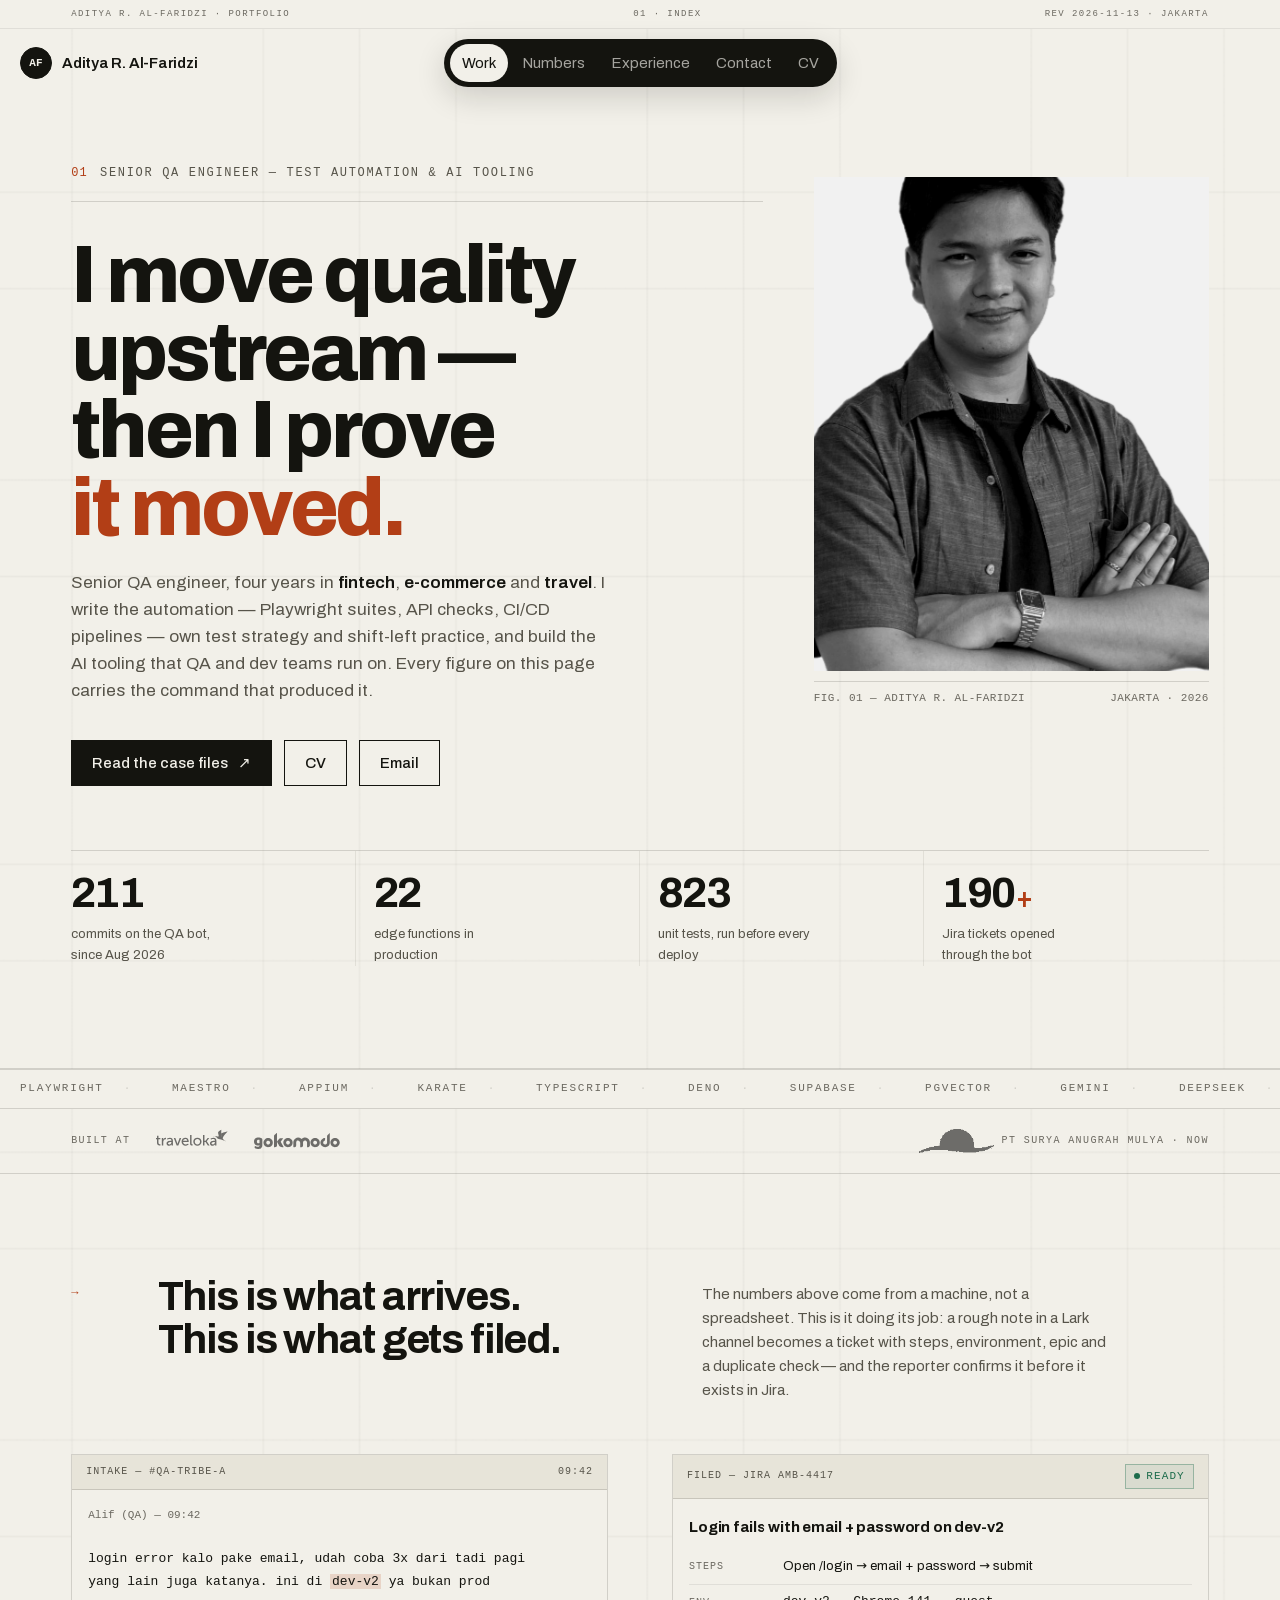
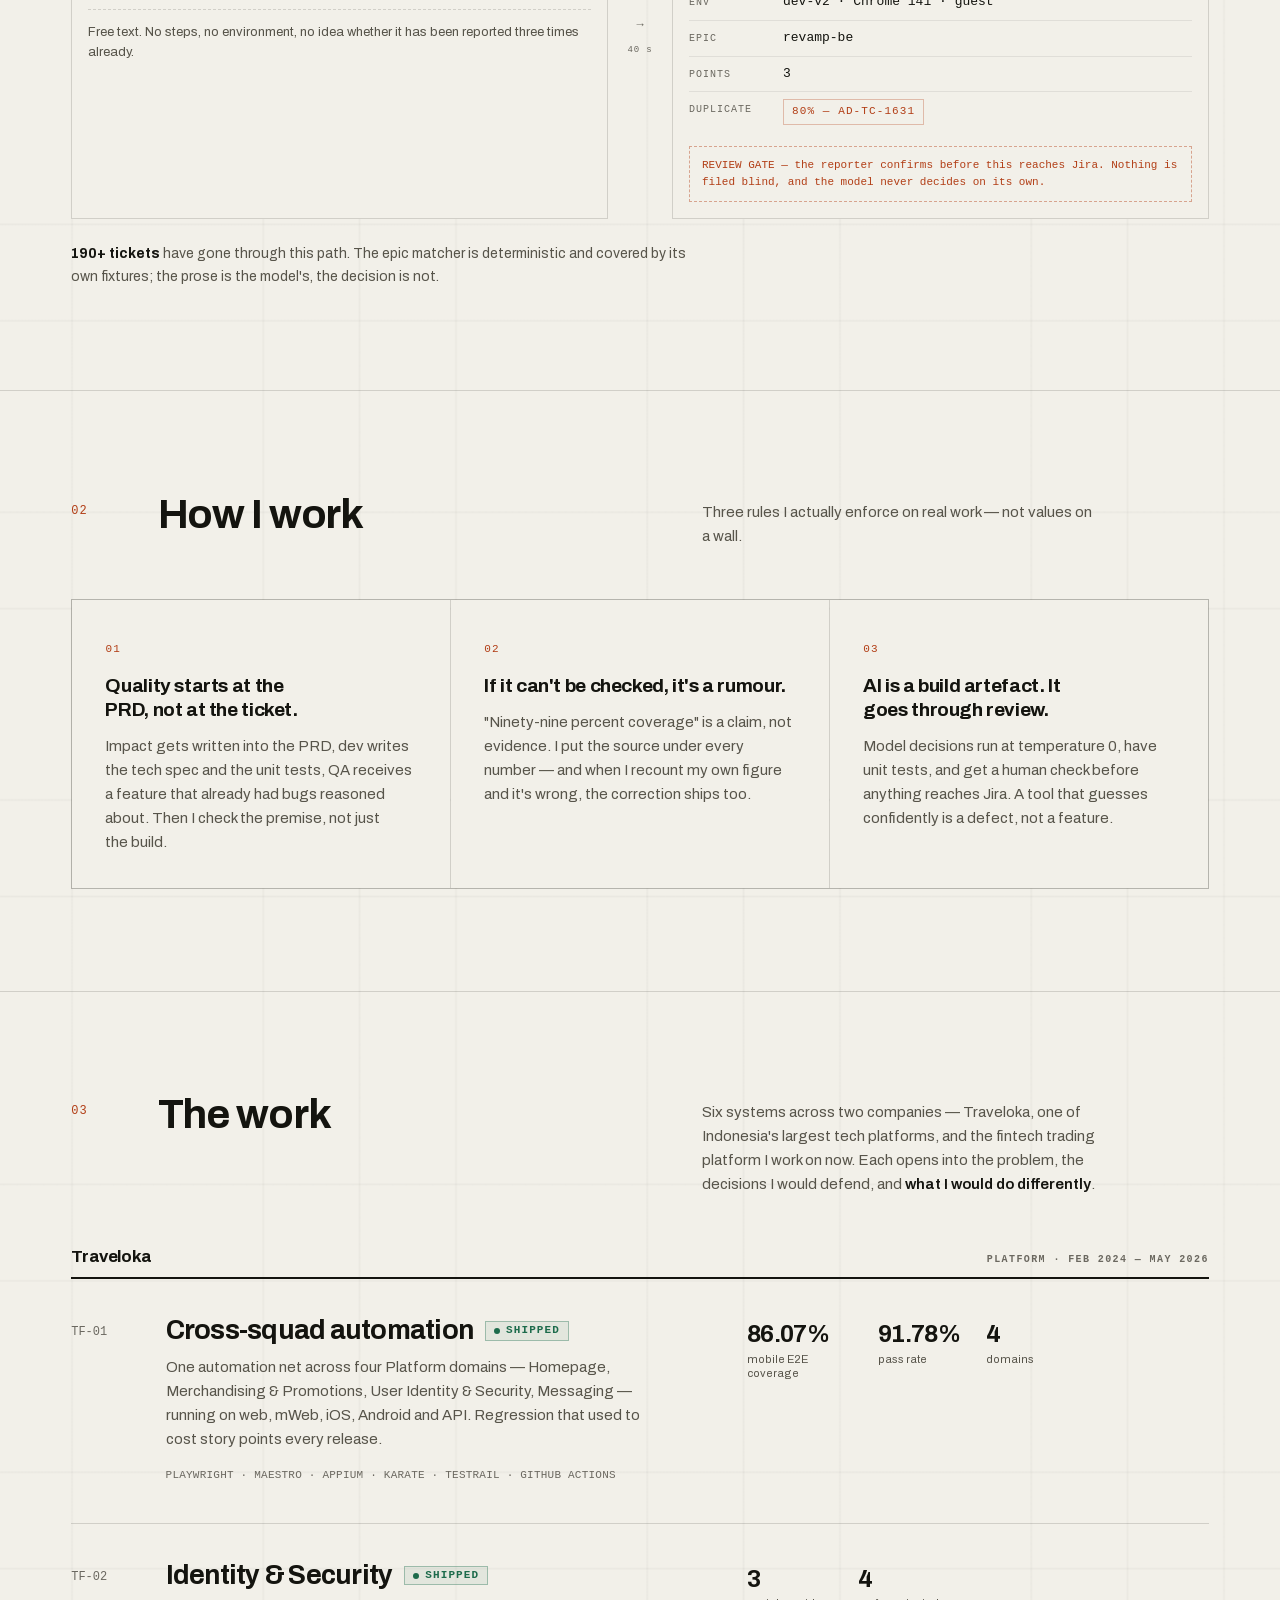
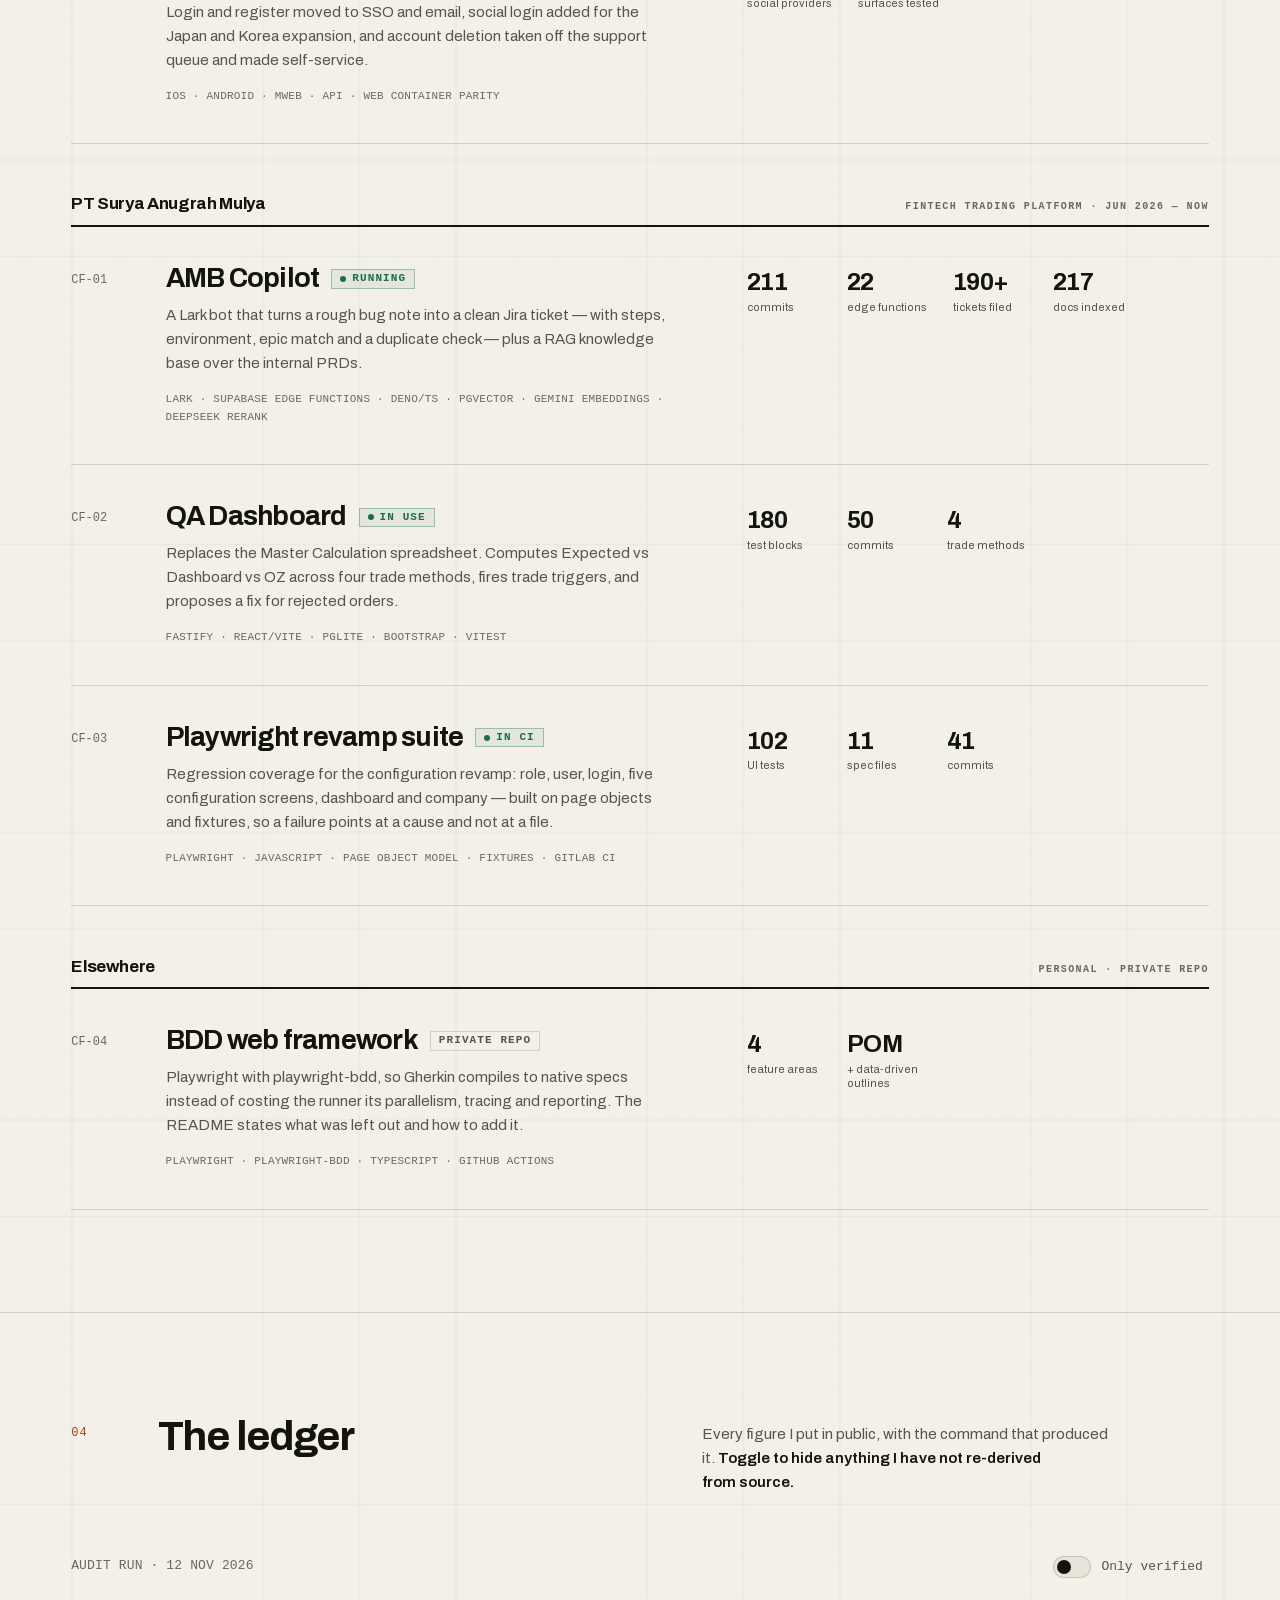
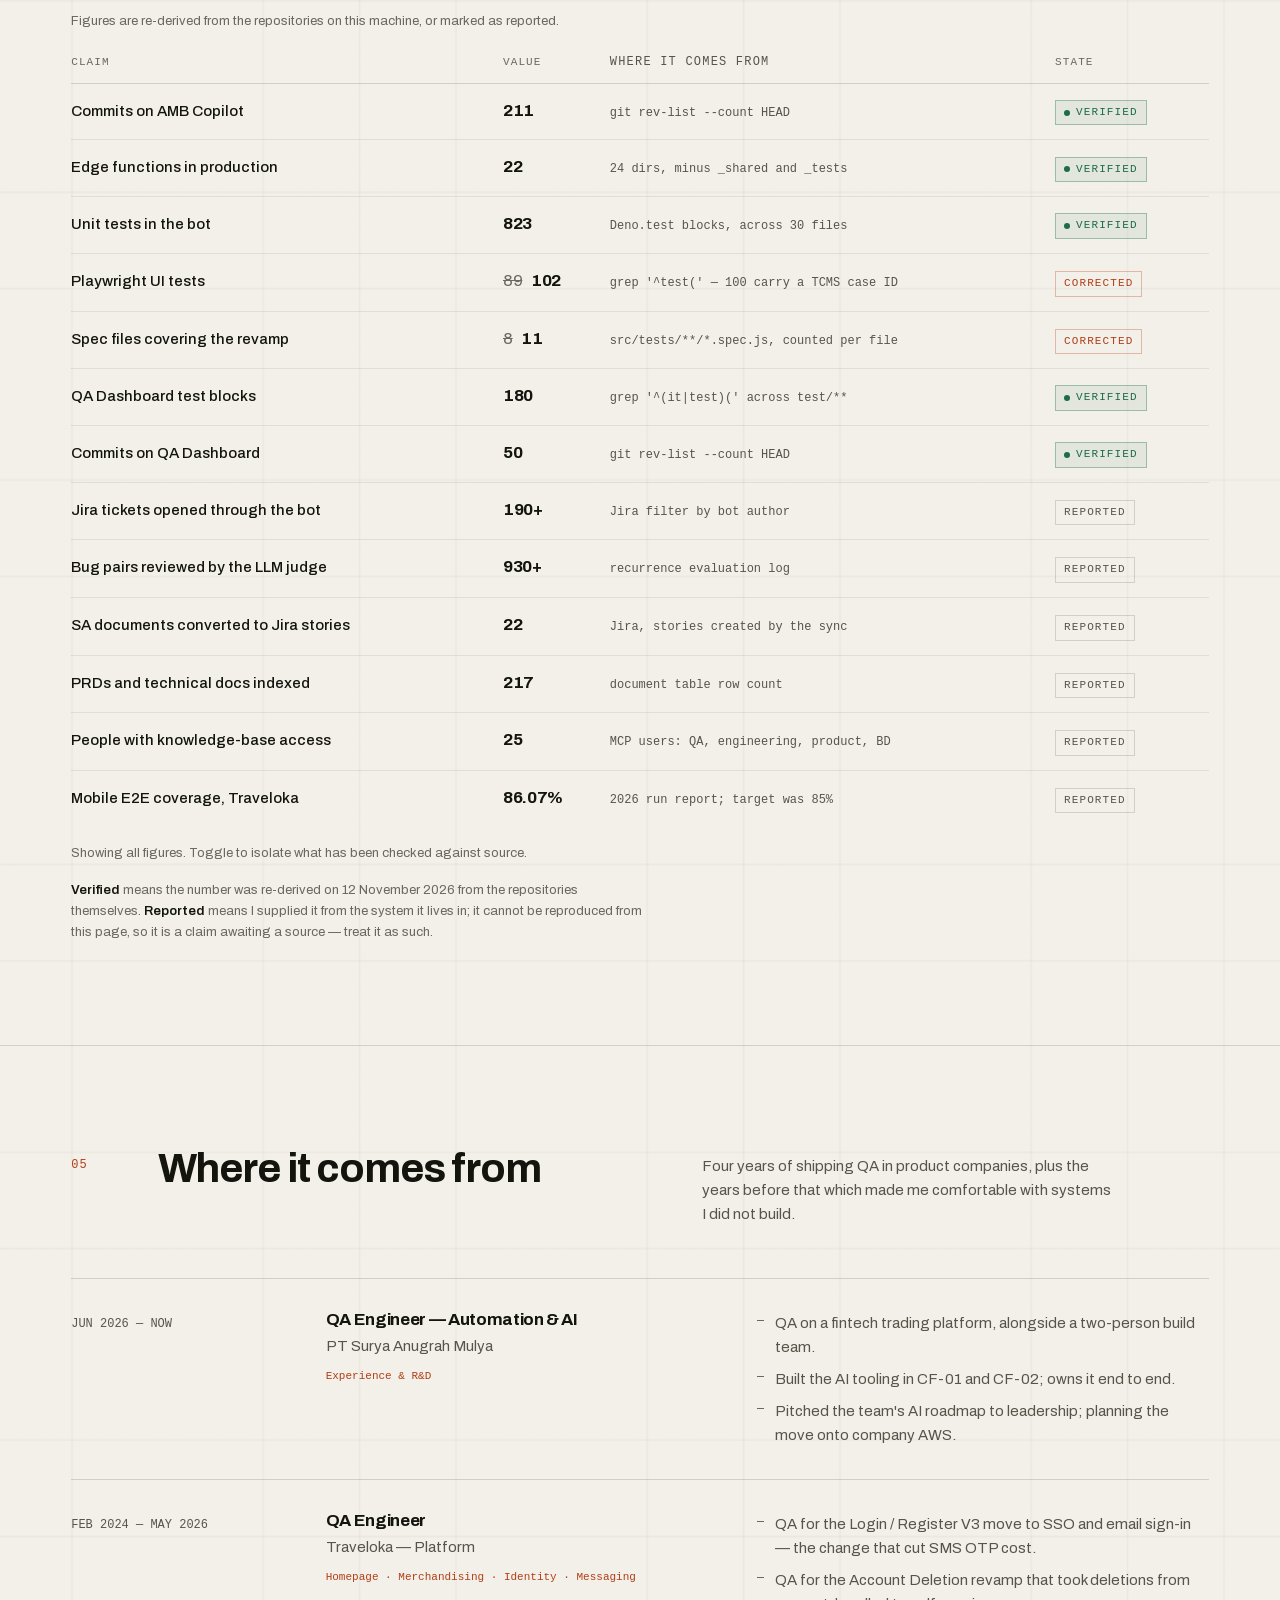
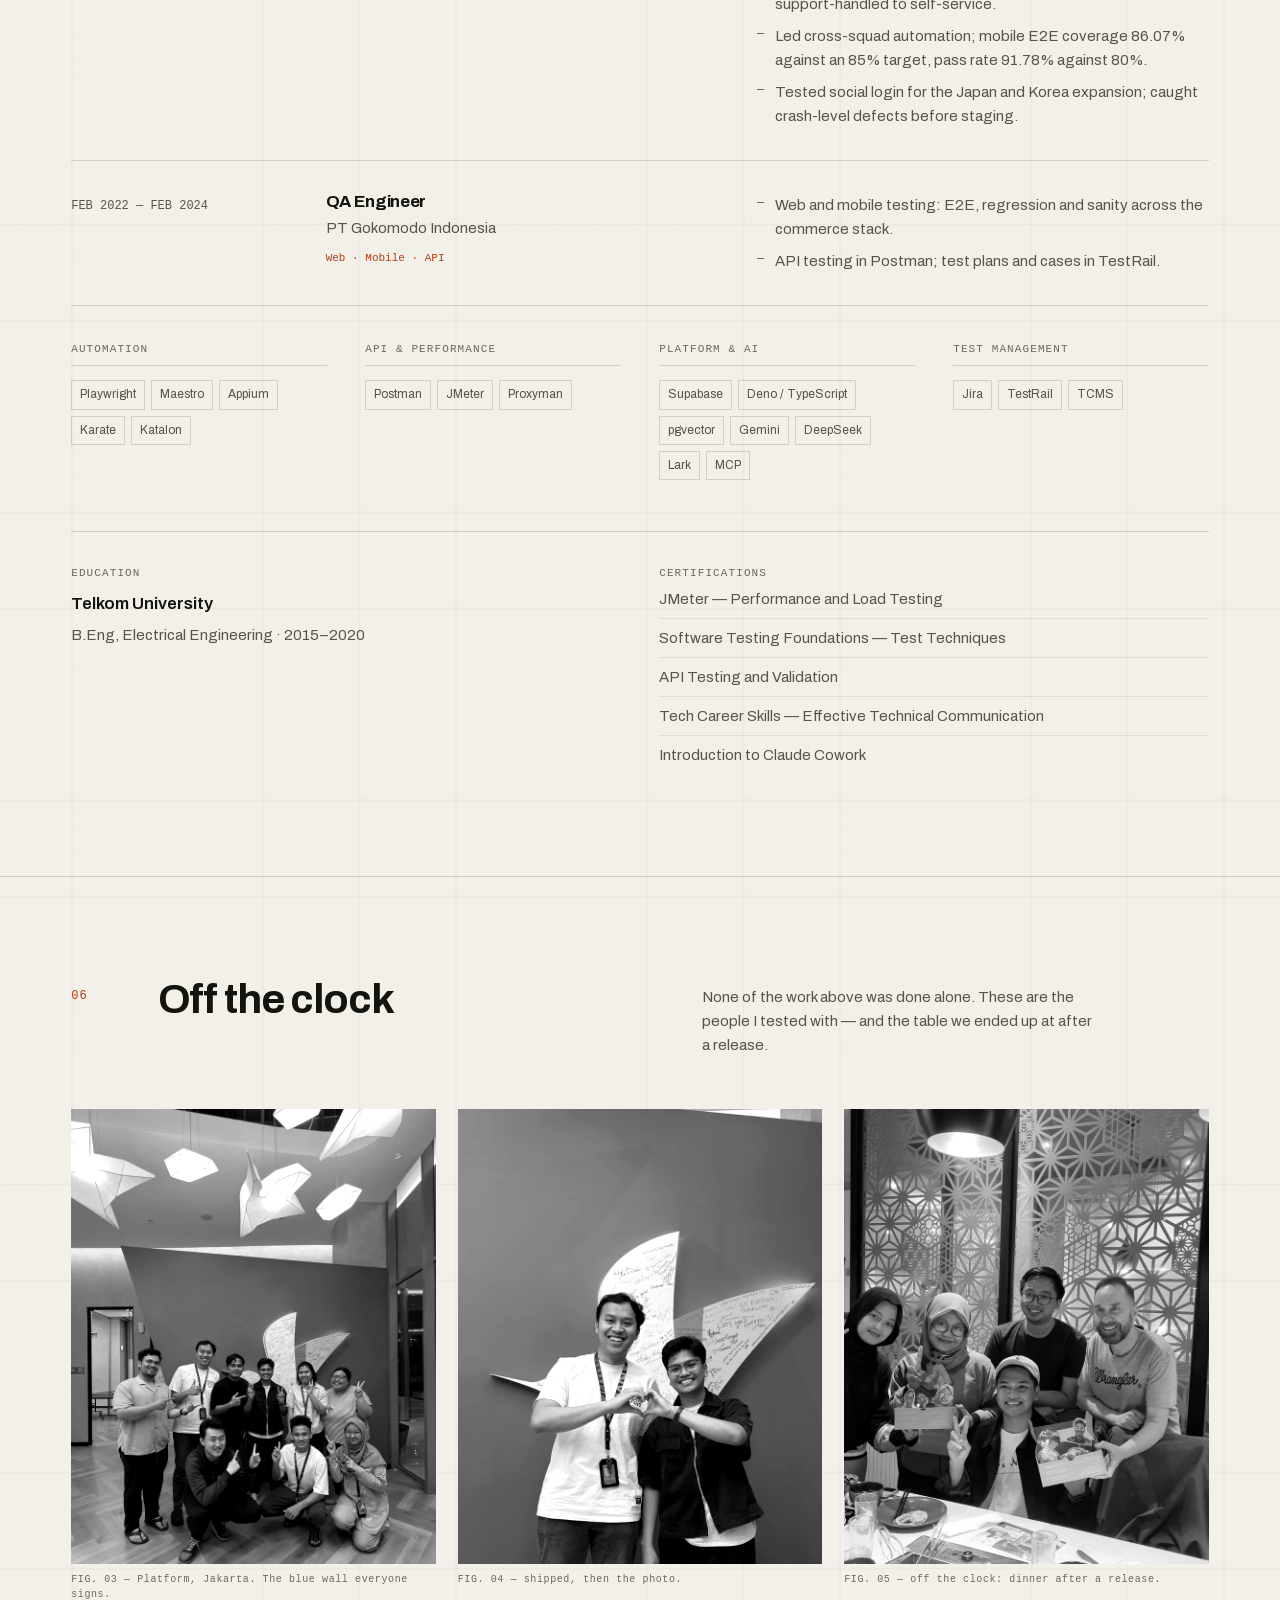
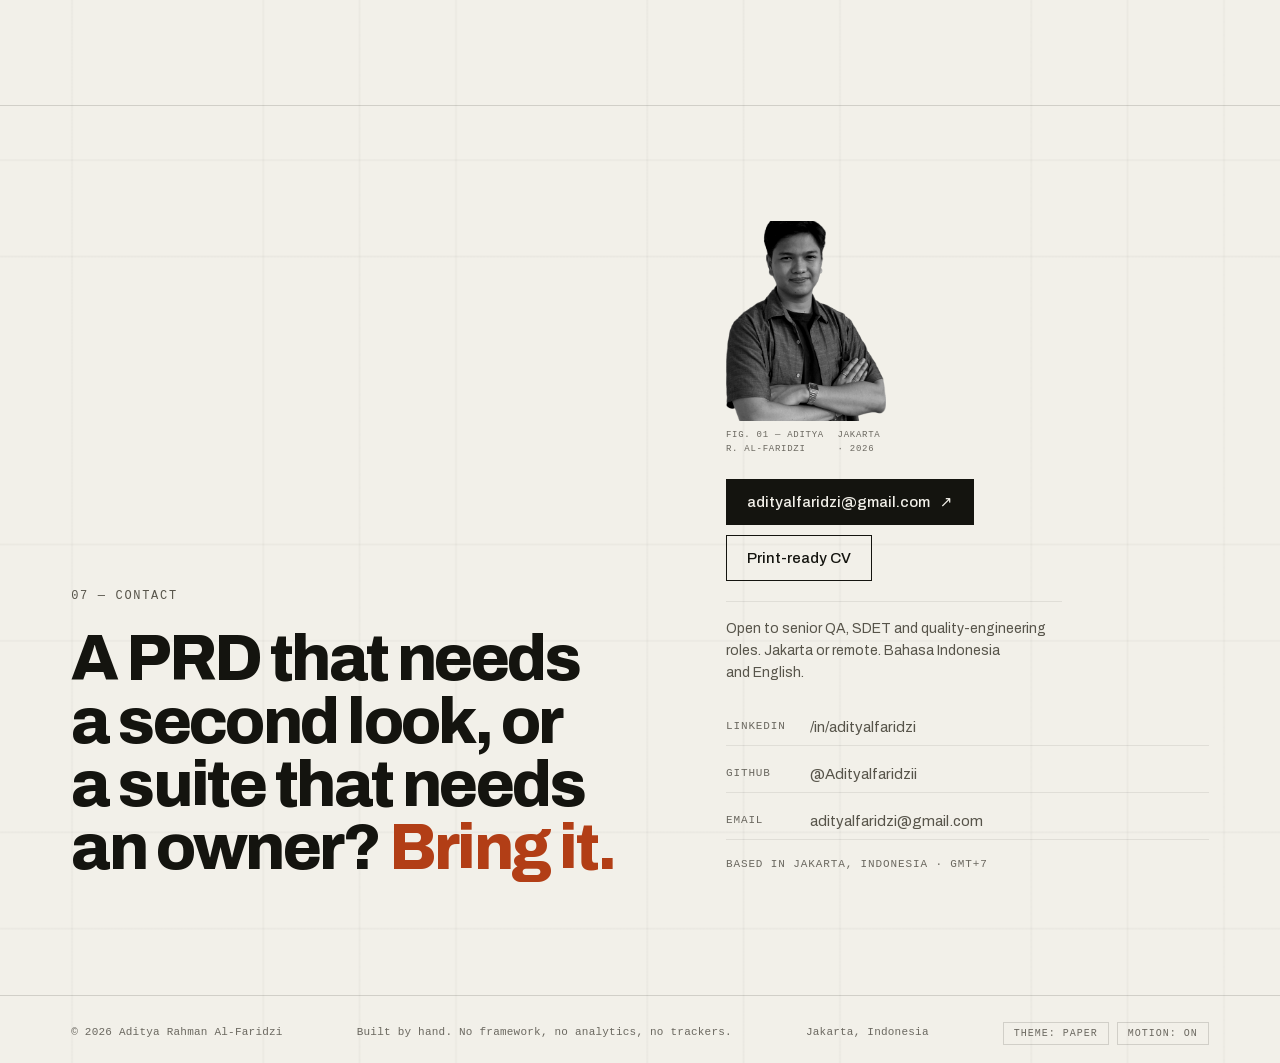
<file: index.html>
<!DOCTYPE html>
<html lang="en">
<head>
<meta charset="utf-8">
<meta name="viewport" content="width=device-width, initial-scale=1">
<title>Aditya Rahman Al-Faridzi — Senior QA Engineer, Test Automation &amp; AI</title>
<meta name="description" content="QA engineer with four years across fintech, e-commerce and travel. I build the AI tooling that QA and dev teams lean on — and I test it like any other build. Every number on this page carries its source.">
<meta name="theme-color" content="#f2f0e9">
<meta property="og:image" content="https://adityalfaridzii.github.io/portfolio-2026/assets/img/og.png">
<meta property="og:image:width" content="1200">
<meta property="og:image:height" content="630">
<meta property="og:image:alt" content="Aditya Rahman Al-Faridzi, senior QA engineer — I test the tools that test the money.">
<meta name="twitter:card" content="summary_large_image">
<meta property="og:title" content="Aditya Rahman Al-Faridzi — Senior QA Engineer, Test Automation &amp; AI">
<meta property="og:description" content="Thirteen claims, each with the command that produced it. QA engineer, automation and AI tooling.">
<meta property="og:type" content="website">
<link rel="icon" href="data:image/svg+xml,%3Csvg xmlns='http://www.w3.org/2000/svg' viewBox='0 0 32 32'%3E%3Crect width='32' height='32' fill='%2314140f'/%3E%3Ctext x='16' y='22' font-family='monospace' font-size='13' fill='%23f2f0e9' text-anchor='middle'%3EA%3C/text%3E%3C/svg%3E">
<link rel="preload" href="assets/fonts/archivo.woff2" as="font" type="font/woff2" crossorigin>
<link rel="stylesheet" href="assets/style.css">
<script>(function(){var r=document.documentElement,s=null,t=null;try{s=localStorage.getItem('af-motion');t=localStorage.getItem('af-theme')}catch(e){}var on=s?s==='on':!matchMedia('(prefers-reduced-motion: reduce)').matches;r.dataset.motion=on?'on':'off';if(on)r.classList.add('motion');if(t)r.dataset.theme=t})()</script>
</head>
<body>
<a class="skip" href="#main">Skip to content</a>

<header class="site-head">
  <div class="wrap head-inner">
    <a class="brand" href="index.html" aria-label="Aditya Rahman Al-Faridzi, home">
      <span class="monogram" aria-hidden="true">AF</span>
        <span class="brand-name">Aditya R. Al-Faridzi</span>
    </a>
    <nav class="nav" aria-label="Primary">
      <a href="#work" aria-current="page">Work</a>
      <a href="#numbers">Numbers</a>
      <a href="#experience">Experience</a>
      <a href="#contact">Contact</a>
      <a class="nav-keep" href="cv.html">CV</a>
    </nav>
  </div>
</header>

<main id="main">

    <section class="hero">
    <div class="wrap">
      <div class="hero-grid">
        <div>
          <div class="kicker" data-anim="fade" style="--d:60ms">
            <span class="idx">01</span>
            <span class="label">Senior QA Engineer — Test Automation &amp; AI Tooling</span>
          </div>
          <h1>
            <span class="ln" data-anim="line" style="--d:140ms"><span>I move quality upstream —</span></span>
            <span class="ln" data-anim="line" style="--d:280ms"><span>then I prove <em>it moved.</em></span></span>
          </h1>
          <p class="lede" data-anim="rise" style="--d:420ms">
            Senior QA engineer, four years in <strong>fintech</strong>, <strong>e-commerce</strong> and
            <strong>travel</strong>. I write the automation — Playwright suites, API checks, CI/CD
            pipelines — own test strategy and shift-left practice, and build the AI tooling that QA and
            dev teams run on. Every figure on this page carries the command that produced it.
          </p>
          <div class="cta-row" data-anim="rise" style="--d:520ms">
            <a class="btn" href="#work">Read the case files <span class="arrow" aria-hidden="true">↗</span></a>
            <a class="btn btn--quiet" href="cv.html">CV</a>
            <a class="btn btn--quiet" href="mailto:adityalfaridzi@gmail.com">Email</a>
          </div>
        </div>
        <figure class="hero-fig">
          <div class="hero-fig-clip">
            <img src="assets/img/portrait.webp" width="640" height="800" data-anim="mask" data-parallax style="--d:220ms"
                 alt="Portrait of Aditya Rahman Al-Faridzi against a plain background.">
          </div>
          <figcaption data-anim="fade" style="--d:720ms"><span>FIG. 01 — ADITYA R. AL-FARIDZI</span><span>JAKARTA · 2026</span></figcaption>
        </figure>
      </div>

      <div class="statrow reveal">
        <div class="stat"><b class="n"><span data-count="211">211</span></b><span class="t">commits on the QA bot, since Aug 2026</span></div>
        <div class="stat"><b class="n"><span data-count="22">22</span></b><span class="t">edge functions in production</span></div>
        <div class="stat"><b class="n"><span data-count="823">823</span></b><span class="t">unit tests, run before every deploy</span></div>
        <div class="stat"><b class="n"><span data-count="190">190</span><span class="u">+</span></b><span class="t">Jira tickets opened through the bot</span></div>
      </div>
    </div>
  </section>

  <div class="ticker" aria-hidden="true">
    <div class="ticker-track">
      <span>Playwright</span><span>Maestro</span><span>Appium</span><span>Karate</span>
      <span>TypeScript</span><span>Deno</span><span>Supabase</span><span>pgvector</span>
      <span>Gemini</span><span>DeepSeek</span><span>Lark</span><span>Vitest</span>
      <span>JMeter</span><span>TestRail</span><span>Jira</span><span>GitLab CI</span>
      <span>Playwright</span><span>Maestro</span><span>Appium</span><span>Karate</span>
      <span>TypeScript</span><span>Deno</span><span>Supabase</span><span>pgvector</span>
      <span>Gemini</span><span>DeepSeek</span><span>Lark</span><span>Vitest</span>
      <span>JMeter</span><span>TestRail</span><span>Jira</span><span>GitLab CI</span>
    </div>
  </div>

  <div class="brands" aria-label="Companies I have worked at">
    <div class="wrap brands-in">
      <span class="brands-label">Built at</span>
      <img class="brand-logo brand-logo--tv" src="assets/img/traveloka.svg" alt="Traveloka">
      <img class="brand-logo brand-logo--gk" src="assets/img/gokomodo.svg" alt="Gokomodo">
      <span class="brands-now">
        <img class="brand-logo brand-logo--mark" src="assets/img/sam-mark.png" alt="" width="131" height="42" loading="lazy">
        PT Surya Anugrah Mulya · now
      </span>
    </div>
  </div>

<section class="sec" id="intake">
    <div class="wrap">
      <div class="sec-head reveal">
        <span class="sec-num" aria-hidden="true">→</span>
        <h2>This is what arrives. This is what gets filed.</h2>
        <p class="sec-lede">
          The numbers above come from a machine, not a spreadsheet. This is it doing its job: a rough
          note in a Lark channel becomes a ticket with steps, environment, epic and a duplicate check
          — and the reporter confirms it before it exists in Jira.
        </p>
      </div>

      <div class="flow reveal">
        <div class="panel">
          <div class="panel-head">
            <span class="mono-label">Intake — #qa-tribe-a</span>
            <span class="mono-label">09:42</span>
          </div>
          <div class="panel-body">
            <div class="raw"><span class="raw-meta">Alif (QA) — 09:42</span>
login error kalo pake email, udah coba 3x dari tadi pagi
yang lain juga katanya. ini di <mark>dev-v2</mark> ya bukan prod</div>
            <p class="raw-then">Free text. No steps, no environment, no idea whether it has been reported three times already.</p>
          </div>
        </div>

        <div class="flow-arrow" aria-hidden="true"><span>→</span><span class="flow-time">40 s</span></div>

        <div class="panel">
          <div class="panel-head">
            <span class="mono-label">Filed — Jira AMB-4417</span>
            <span class="badge badge--ok">Ready</span>
          </div>
          <div class="panel-body">
            <div class="ticket">
              <p class="ticket-title">Login fails with email + password on dev-v2</p>
              <dl class="ticket-fields">
                <div class="fld"><dt>Steps</dt><dd>Open /login → email + password → submit</dd></div>
                <div class="fld"><dt>Env</dt><dd class="mono-sm">dev-v2 · Chrome 141 · guest</dd></div>
                <div class="fld"><dt>Epic</dt><dd class="mono-sm">revamp-be</dd></div>
                <div class="fld"><dt>Points</dt><dd class="mono-sm">3</dd></div>
                <div class="fld"><dt>Duplicate</dt><dd><span class="badge badge--accent">80% — AD-TC-1631</span></dd></div>
              </dl>
              <p class="gate">REVIEW GATE — the reporter confirms before this reaches Jira. Nothing is filed blind, and the model never decides on its own.</p>
            </div>
          </div>
        </div>
      </div>

      <p class="flow-note reveal">
        <strong>190+ tickets</strong> have gone through this path. The epic matcher is deterministic and
        covered by its own fixtures; the prose is the model's, the decision is not.
      </p>
    </div>
  </section>

  <section class="sec" id="method">
    <div class="wrap">
      <div class="sec-head reveal">
        <span class="sec-num">02</span>
        <h2>How I work</h2>
        <p class="sec-lede">
          Three rules I actually enforce on real work — not values on a wall.
        </p>
      </div>

      <div class="principles reveal">
        <article class="principle">
          <span class="idx">01</span>
          <h3>Quality starts at the PRD, not at the ticket.</h3>
          <p>Impact gets written into the PRD, dev writes the tech spec and the unit tests, QA receives a feature that already had bugs reasoned about. Then I check the premise, not just the build.</p>
        </article>
        <article class="principle">
          <span class="idx">02</span>
          <h3>If it can't be checked, it's a rumour.</h3>
          <p>"Ninety-nine percent coverage" is a claim, not evidence. I put the source under every number — and when I recount my own figure and it's wrong, the correction ships too.</p>
        </article>
        <article class="principle">
          <span class="idx">03</span>
          <h3>AI is a build artefact. It goes through review.</h3>
          <p>Model decisions run at temperature 0, have unit tests, and get a human check before anything reaches Jira. A tool that guesses confidently is a defect, not a feature.</p>
        </article>
      </div>
    </div>
  </section>

  <section class="sec" id="work">
    <div class="wrap">
      <div class="sec-head reveal">
        <span class="sec-num">03</span>
        <h2>The work</h2>
        <p class="sec-lede">
          Six systems across two companies — Traveloka, one of Indonesia's largest tech platforms, and
          the fintech trading platform I work on now. Each opens into the problem, the decisions I
          would defend, and <strong>what I would do differently</strong>.
        </p>
      </div>

      <div class="work-group reveal">
        <h3 class="work-group-head">
          <span class="wg-name">Traveloka</span>
          <span class="wg-meta">Platform · Feb 2024 — May 2026</span>
        </h3>
        <div class="work-list">
          <a class="work-item" href="traveloka-automation.html">
            <span class="idx">TF-01</span>
            <div>
              <h3>Cross-squad automation <span class="badge badge--ok">Shipped</span></h3>
              <p class="what">One automation net across four Platform domains — Homepage, Merchandising &amp; Promotions, User Identity &amp; Security, Messaging — running on web, mWeb, iOS, Android and API. Regression that used to cost story points every release.</p>
              <p class="stack">PLAYWRIGHT · MAESTRO · APPIUM · KARATE · TESTRAIL · GITHUB ACTIONS</p>
            </div>
            <div class="work-metrics">
              <div class="m"><b data-count="86.07">86.07%</b><span>mobile E2E coverage</span></div>
              <div class="m"><b data-count="91.78">91.78%</b><span>pass rate</span></div>
              <div class="m"><b data-count="4">4</b><span>domains</span></div>
            </div>
          </a>

          <a class="work-item" href="traveloka-identity.html">
            <span class="idx">TF-02</span>
            <div>
              <h3>Identity &amp; Security <span class="badge badge--ok">Shipped</span></h3>
              <p class="what">Login and register moved to SSO and email, social login added for the Japan and Korea expansion, and account deletion taken off the support queue and made self-service.</p>
              <p class="stack">IOS · ANDROID · MWEB · API · WEB CONTAINER PARITY</p>
            </div>
            <div class="work-metrics">
              <div class="m"><b data-count="3">3</b><span>social providers</span></div>
              <div class="m"><b data-count="4">4</b><span>surfaces tested</span></div>
            </div>
          </a>
        </div>
      </div>

      <div class="work-group reveal">
        <h3 class="work-group-head">
          <span class="wg-name">PT Surya Anugrah Mulya</span>
          <span class="wg-meta">Fintech trading platform · Jun 2026 — now</span>
        </h3>
        <div class="work-list">
          <a class="work-item" href="amb-copilot.html">
            <span class="idx">CF-01</span>
            <div>
              <h3>AMB Copilot <span class="badge badge--ok">Running</span></h3>
              <p class="what">A Lark bot that turns a rough bug note into a clean Jira ticket — with steps, environment, epic match and a duplicate check — plus a RAG knowledge base over the internal PRDs.</p>
              <p class="stack">LARK · SUPABASE EDGE FUNCTIONS · DENO/TS · PGVECTOR · GEMINI EMBEDDINGS · DEEPSEEK RERANK</p>
            </div>
            <div class="work-metrics">
              <div class="m"><b data-count="211">211</b><span>commits</span></div>
              <div class="m"><b data-count="22">22</b><span>edge functions</span></div>
              <div class="m"><b><span data-count="190">190</span>+</b><span>tickets filed</span></div>
              <div class="m"><b data-count="217">217</b><span>docs indexed</span></div>
            </div>
          </a>

          <a class="work-item" href="qa-dashboard.html">
            <span class="idx">CF-02</span>
            <div>
              <h3>QA Dashboard <span class="badge badge--ok">In use</span></h3>
              <p class="what">Replaces the Master Calculation spreadsheet. Computes Expected vs Dashboard vs OZ across four trade methods, fires trade triggers, and proposes a fix for rejected orders.</p>
              <p class="stack">FASTIFY · REACT/VITE · PGLITE · BOOTSTRAP · VITEST</p>
            </div>
            <div class="work-metrics">
              <div class="m"><b data-count="180">180</b><span>test blocks</span></div>
              <div class="m"><b data-count="50">50</b><span>commits</span></div>
              <div class="m"><b data-count="4">4</b><span>trade methods</span></div>
            </div>
          </a>

          <a class="work-item" href="automation.html">
            <span class="idx">CF-03</span>
            <div>
              <h3>Playwright revamp suite <span class="badge badge--ok">In CI</span></h3>
              <p class="what">Regression coverage for the configuration revamp: role, user, login, five configuration screens, dashboard and company — built on page objects and fixtures, so a failure points at a cause and not at a file.</p>
              <p class="stack">PLAYWRIGHT · JAVASCRIPT · PAGE OBJECT MODEL · FIXTURES · GITLAB CI</p>
            </div>
            <div class="work-metrics">
              <div class="m"><b data-count="102">102</b><span>UI tests</span></div>
              <div class="m"><b data-count="11">11</b><span>spec files</span></div>
              <div class="m"><b data-count="41">41</b><span>commits</span></div>
            </div>
          </a>
        </div>
      </div>

      <div class="work-group reveal">
        <h3 class="work-group-head">
          <span class="wg-name">Elsewhere</span>
          <span class="wg-meta">Personal · private repo</span>
        </h3>
        <div class="work-list">
          <article class="work-item">
            <span class="idx">CF-04</span>
            <div>
              <h3>BDD web framework <span class="badge badge--rep">Private repo</span></h3>
              <p class="what">Playwright with playwright-bdd, so Gherkin compiles to native specs instead of costing the runner its parallelism, tracing and reporting. The README states what was left out and how to add it.</p>
              <p class="stack">PLAYWRIGHT · PLAYWRIGHT-BDD · TYPESCRIPT · GITHUB ACTIONS</p>
            </div>
            <div class="work-metrics">
              <div class="m"><b data-count="4">4</b><span>feature areas</span></div>
              <div class="m"><b>POM</b><span>+ data-driven outlines</span></div>
            </div>
          </article>
        </div>
      </div>
    </div>
  </section>

  <section class="sec" id="numbers">
    <div class="wrap">
      <div class="sec-head reveal">
        <span class="sec-num">04</span>
        <h2>The ledger</h2>
        <p class="sec-lede">
          Every figure I put in public, with the command that produced it. <strong>Toggle to hide
          anything I have not re-derived from source.</strong>
        </p>
      </div>

      <div class="ledger-head reveal">
        <span class="mono" style="color:var(--faint)">AUDIT RUN · 12 NOV 2026</span>
        <button class="switch" type="button" role="switch" aria-checked="false" data-verify-toggle>
          <span class="track" aria-hidden="true"></span>
          Only verified
        </button>
      </div>

      <table class="ledger reveal" data-ledger>
        <caption>Figures are re-derived from the repositories on this machine, or marked as reported.</caption>
        <thead>
          <tr>
            <th scope="col">Claim</th>
            <th scope="col">Value</th>
            <th scope="col" class="src">Where it comes from</th>
            <th scope="col">State</th>
          </tr>
        </thead>
        <tbody>
          <tr data-claim="verified">
            <td class="claim">Commits on AMB Copilot</td>
            <td class="val">211</td>
            <td class="src">git rev-list --count HEAD</td>
            <td><span class="badge badge--ok">Verified</span></td>
          </tr>
          <tr data-claim="verified">
            <td class="claim">Edge functions in production</td>
            <td class="val">22</td>
            <td class="src">24 dirs, minus _shared and _tests</td>
            <td><span class="badge badge--ok">Verified</span></td>
          </tr>
          <tr data-claim="verified">
            <td class="claim">Unit tests in the bot</td>
            <td class="val">823</td>
            <td class="src">Deno.test blocks, across 30 files</td>
            <td><span class="badge badge--ok">Verified</span></td>
          </tr>
          <tr data-claim="verified">
            <td class="claim">Playwright UI tests</td>
            <td class="val"><s>89</s> 102</td>
            <td class="src">grep '^test(' — 100 carry a TCMS case ID</td>
            <td><span class="badge badge--accent">Corrected</span></td>
          </tr>
          <tr data-claim="verified">
            <td class="claim">Spec files covering the revamp</td>
            <td class="val"><s>8</s> 11</td>
            <td class="src">src/tests/**/*.spec.js, counted per file</td>
            <td><span class="badge badge--accent">Corrected</span></td>
          </tr>
          <tr data-claim="verified">
            <td class="claim">QA Dashboard test blocks</td>
            <td class="val">180</td>
            <td class="src">grep '^(it|test)(' across test/**</td>
            <td><span class="badge badge--ok">Verified</span></td>
          </tr>
          <tr data-claim="verified">
            <td class="claim">Commits on QA Dashboard</td>
            <td class="val">50</td>
            <td class="src">git rev-list --count HEAD</td>
            <td><span class="badge badge--ok">Verified</span></td>
          </tr>
          <tr data-claim="reported">
            <td class="claim">Jira tickets opened through the bot</td>
            <td class="val">190+</td>
            <td class="src">Jira filter by bot author</td>
            <td><span class="badge badge--rep">Reported</span></td>
          </tr>
          <tr data-claim="reported">
            <td class="claim">Bug pairs reviewed by the LLM judge</td>
            <td class="val">930+</td>
            <td class="src">recurrence evaluation log</td>
            <td><span class="badge badge--rep">Reported</span></td>
          </tr>
          <tr data-claim="reported">
            <td class="claim">SA documents converted to Jira stories</td>
            <td class="val">22</td>
            <td class="src">Jira, stories created by the sync</td>
            <td><span class="badge badge--rep">Reported</span></td>
          </tr>
          <tr data-claim="reported">
            <td class="claim">PRDs and technical docs indexed</td>
            <td class="val">217</td>
            <td class="src">document table row count</td>
            <td><span class="badge badge--rep">Reported</span></td>
          </tr>
          <tr data-claim="reported">
            <td class="claim">People with knowledge-base access</td>
            <td class="val">25</td>
            <td class="src">MCP users: QA, engineering, product, BD</td>
            <td><span class="badge badge--rep">Reported</span></td>
          </tr>
          <tr data-claim="reported">
            <td class="claim">Mobile E2E coverage, Traveloka</td>
            <td class="val">86.07%</td>
            <td class="src">2026 run report; target was 85%</td>
            <td><span class="badge badge--rep">Reported</span></td>
          </tr>
        </tbody>
      </table>

      <p class="ledger-note" data-verify-status>
        Showing all figures. Toggle to isolate what has been checked against source.
      </p>
      <p class="ledger-note">
        <b>Verified</b> means the number was re-derived on 12 November 2026 from the repositories themselves.
        <b>Reported</b> means I supplied it from the system it lives in; it cannot be reproduced from this
        page, so it is a claim awaiting a source — treat it as such.
      </p>
    </div>
  </section>

  <section class="sec" id="experience">
    <div class="wrap">
      <div class="sec-head reveal">
        <span class="sec-num">05</span>
        <h2>Where it comes from</h2>
        <p class="sec-lede">
          Four years of shipping QA in product companies, plus the years before that which made me
          comfortable with systems I did not build.
        </p>
      </div>

      <div class="tl reveal">
        <div class="tl-row">
          <div class="tl-when">JUN 2026 — NOW</div>
          <div class="tl-role">
            <h3>QA Engineer — Automation &amp; AI</h3>
            <p class="org">PT Surya Anugrah Mulya</p>
            <span class="tag">Experience &amp; R&amp;D</span>
          </div>
          <ul class="tl-points">
            <li>QA on a fintech trading platform, alongside a two-person build team.</li>
            <li>Built the AI tooling in CF-01 and CF-02; owns it end to end.</li>
            <li>Pitched the team's AI roadmap to leadership; planning the move onto company AWS.</li>
          </ul>
        </div>

        <div class="tl-row">
          <div class="tl-when">FEB 2024 — MAY 2026</div>
          <div class="tl-role">
            <h3>QA Engineer</h3>
            <p class="org">Traveloka — Platform</p>
            <span class="tag">Homepage · Merchandising · Identity · Messaging</span>
          </div>
          <ul class="tl-points">
            <li>QA for the Login / Register V3 move to SSO and email sign-in — the change that cut SMS OTP cost.</li>
            <li>QA for the Account Deletion revamp that took deletions from support-handled to self-service.</li>
            <li>Led cross-squad automation; mobile E2E coverage 86.07% against an 85% target, pass rate 91.78% against 80%.</li>
            <li>Tested social login for the Japan and Korea expansion; caught crash-level defects before staging.</li>
          </ul>
        </div>

        <div class="tl-row">
          <div class="tl-when">FEB 2022 — FEB 2024</div>
          <div class="tl-role">
            <h3>QA Engineer</h3>
            <p class="org">PT Gokomodo Indonesia</p>
            <span class="tag">Web · Mobile · API</span>
          </div>
          <ul class="tl-points">
            <li>Web and mobile testing: E2E, regression and sanity across the commerce stack.</li>
            <li>API testing in Postman; test plans and cases in TestRail.</li>
          </ul>
        </div>
      </div>

      <div class="toolbox reveal">
        <div>
          <h3>Automation</h3>
          <ul class="chips">
            <li>Playwright</li><li>Maestro</li><li>Appium</li><li>Karate</li><li>Katalon</li>
          </ul>
        </div>
        <div>
          <h3>API &amp; performance</h3>
          <ul class="chips">
            <li>Postman</li><li>JMeter</li><li>Proxyman</li>
          </ul>
        </div>
        <div>
          <h3>Platform &amp; AI</h3>
          <ul class="chips">
            <li>Supabase</li><li>Deno / TypeScript</li><li>pgvector</li><li>Gemini</li><li>DeepSeek</li><li>Lark</li><li>MCP</li>
          </ul>
        </div>
        <div>
          <h3>Test management</h3>
          <ul class="chips">
            <li>Jira</li><li>TestRail</li><li>TCMS</li>
          </ul>
        </div>
      </div>

      <div class="edu-grid reveal">
        <div>
          <h3>Education</h3>
          <p class="big">Telkom University</p>
          <p class="sub">B.Eng, Electrical Engineering · 2015–2020</p>
        </div>
        <div>
          <h3>Certifications</h3>
          <ul>
            <li>JMeter — Performance and Load Testing</li>
            <li>Software Testing Foundations — Test Techniques</li>
            <li>API Testing and Validation</li>
            <li>Tech Career Skills — Effective Technical Communication</li>
            <li>Introduction to Claude Cowork</li>
          </ul>
        </div>
      </div>
    </div>
  </section>

  <section class="sec" id="team">
    <div class="wrap">
      <div class="sec-head reveal">
        <span class="sec-num">06</span>
        <h2>Off the clock</h2>
        <p class="sec-lede">
          None of the work above was done alone. These are the people I tested with — and the table
          we ended up at after a release.
        </p>
      </div>

      <div class="team-grid reveal">
        <figure>
          <img src="assets/img/team-01.webp" width="760" height="950" loading="lazy"
               alt="Nine QA and engineering colleagues standing together in the Traveloka lobby under hanging paper lanterns.">
          <figcaption>FIG. 03 — Platform, Jakarta. The blue wall everyone signs.</figcaption>
        </figure>
        <figure>
          <img src="assets/img/team-02.webp" width="760" height="950" loading="lazy"
               alt="Two colleagues in front of the signed Traveloka wing, making a heart shape with their hands.">
          <figcaption>FIG. 04 — shipped, then the photo.</figcaption>
        </figure>
        <figure>
          <img src="assets/img/team-03.webp" width="760" height="950" loading="lazy"
               alt="The team at dinner after a release, holding souvenir boxes under a warm lamp.">
          <figcaption>FIG. 05 — off the clock: dinner after a release.</figcaption>
        </figure>
      </div>
    </div>
  </section>

  <section class="sec sec--flush contact" id="contact">
    <div class="wrap">
      <div class="contact-grid">
        <div class="reveal">
          <span class="label" style="display:block;margin-bottom:22px">07 — CONTACT</span>
          <h2>A PRD that needs a second look, or a suite that needs an owner? <em>Bring it.</em></h2>
        </div>
        <div class="reveal">
          <figure class="contact-fig">
            <img src="assets/img/portrait.webp" width="480" height="600"
                 alt="Portrait of Aditya Rahman Al-Faridzi against a plain background.">
            <figcaption><span>FIG. 01 — ADITYA R. AL-FARIDZI</span><span>JAKARTA · 2026</span></figcaption>
          </figure>
          <div class="contact-actions">
            <a class="btn" href="mailto:adityalfaridzi@gmail.com">adityalfaridzi@gmail.com <span class="arrow" aria-hidden="true">↗</span></a>
            <a class="btn btn--quiet" href="cv.html">Print-ready CV</a>
          </div>
          <p class="contact-ask">
            Open to senior QA, SDET and quality-engineering roles. Jakarta or remote.
            Bahasa Indonesia and English.
          </p>
          <div class="contact-list">
            <a href="https://www.linkedin.com/in/adityalfaridzi/" rel="me noopener"><span class="k">LinkedIn</span> /in/adityalfaridzi</a>
            <a href="https://github.com/Adityalfaridzii" rel="me noopener"><span class="k">GitHub</span> @Adityalfaridzii</a>
            <a href="mailto:adityalfaridzi@gmail.com"><span class="k">Email</span> adityalfaridzi@gmail.com</a>
            <span class="k" style="padding:6px 0;color:var(--faint)">Based in Jakarta, Indonesia · GMT+7</span>
          </div>
        </div>
      </div>
    </div>
  </section>

</main>

<footer class="site-foot">
  <div class="wrap foot-inner">
    <span>© <span data-year>2026</span> Aditya Rahman Al-Faridzi</span>
    <span>Built by hand. No framework, no analytics, no trackers.</span>
    <span>Jakarta, Indonesia</span>
  </div>
</footer>

<script src="assets/main.js" defer></script>
</body>
</html>
</file>
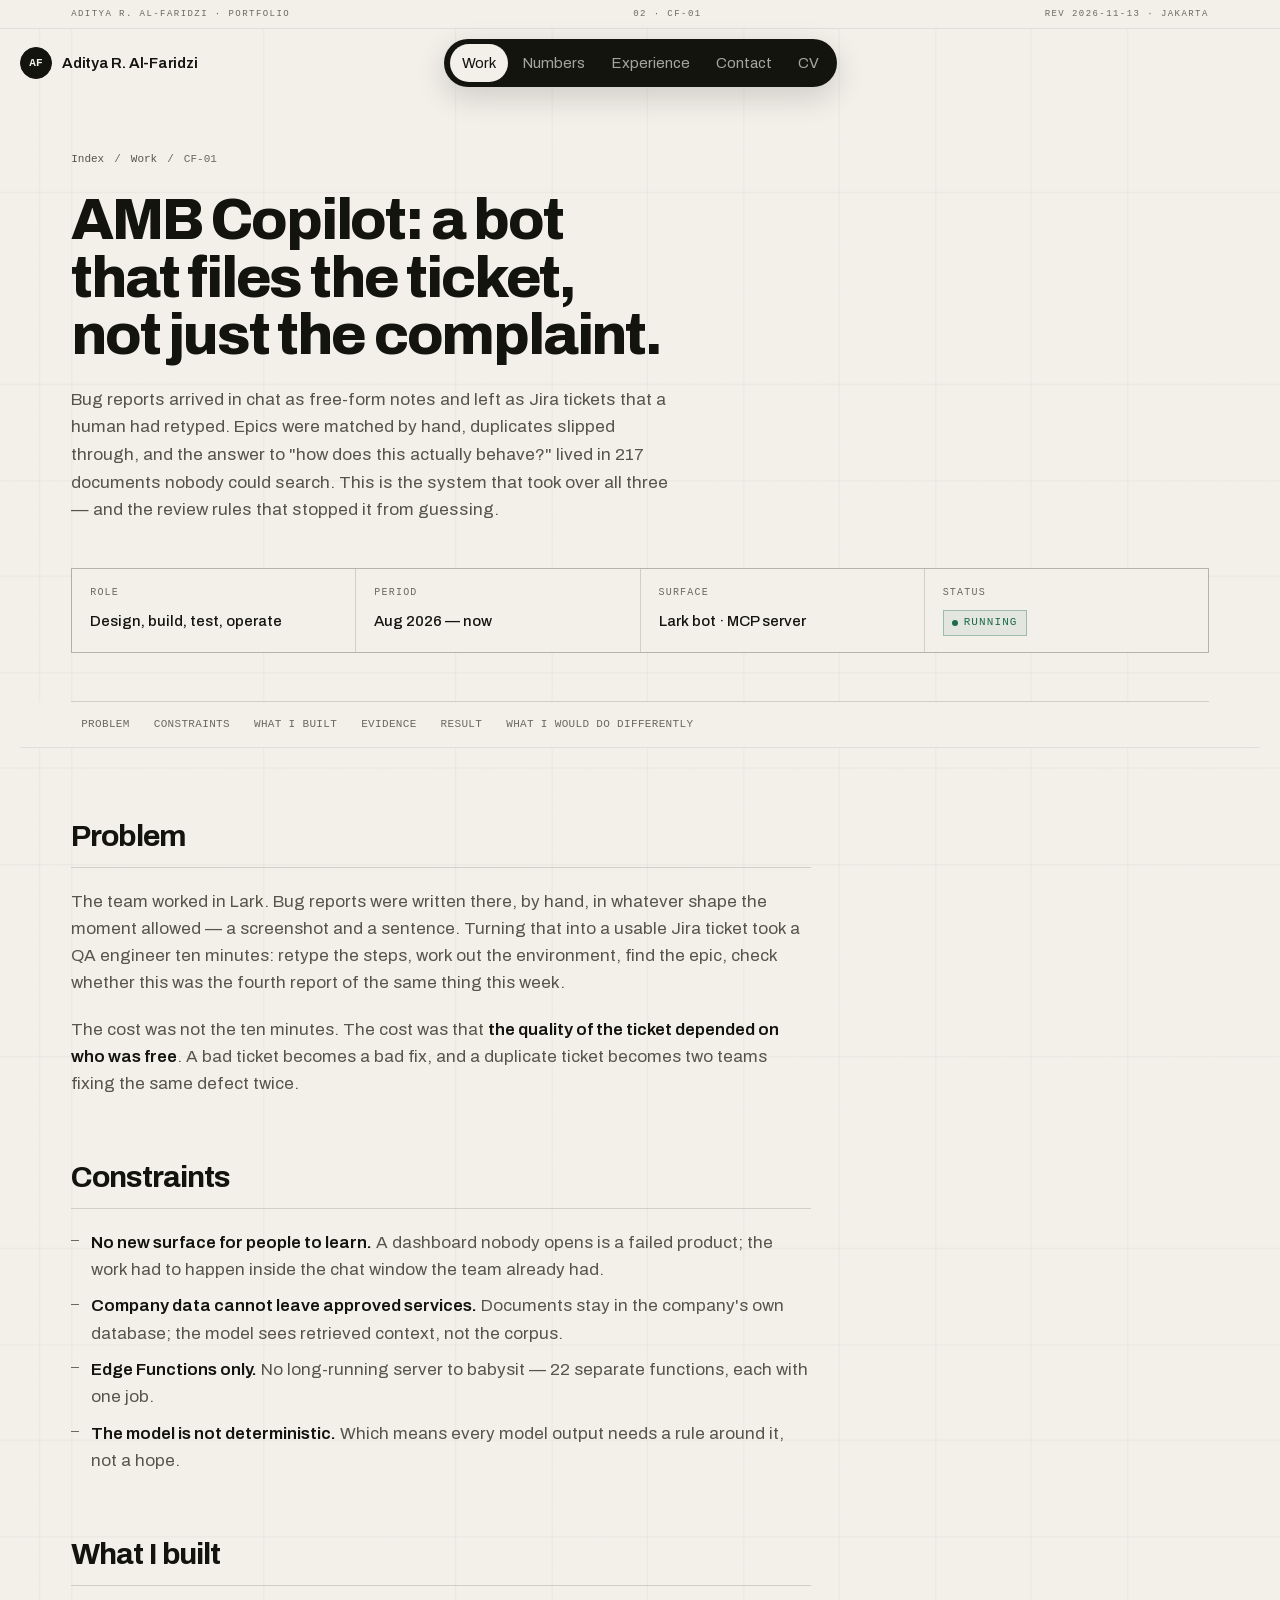
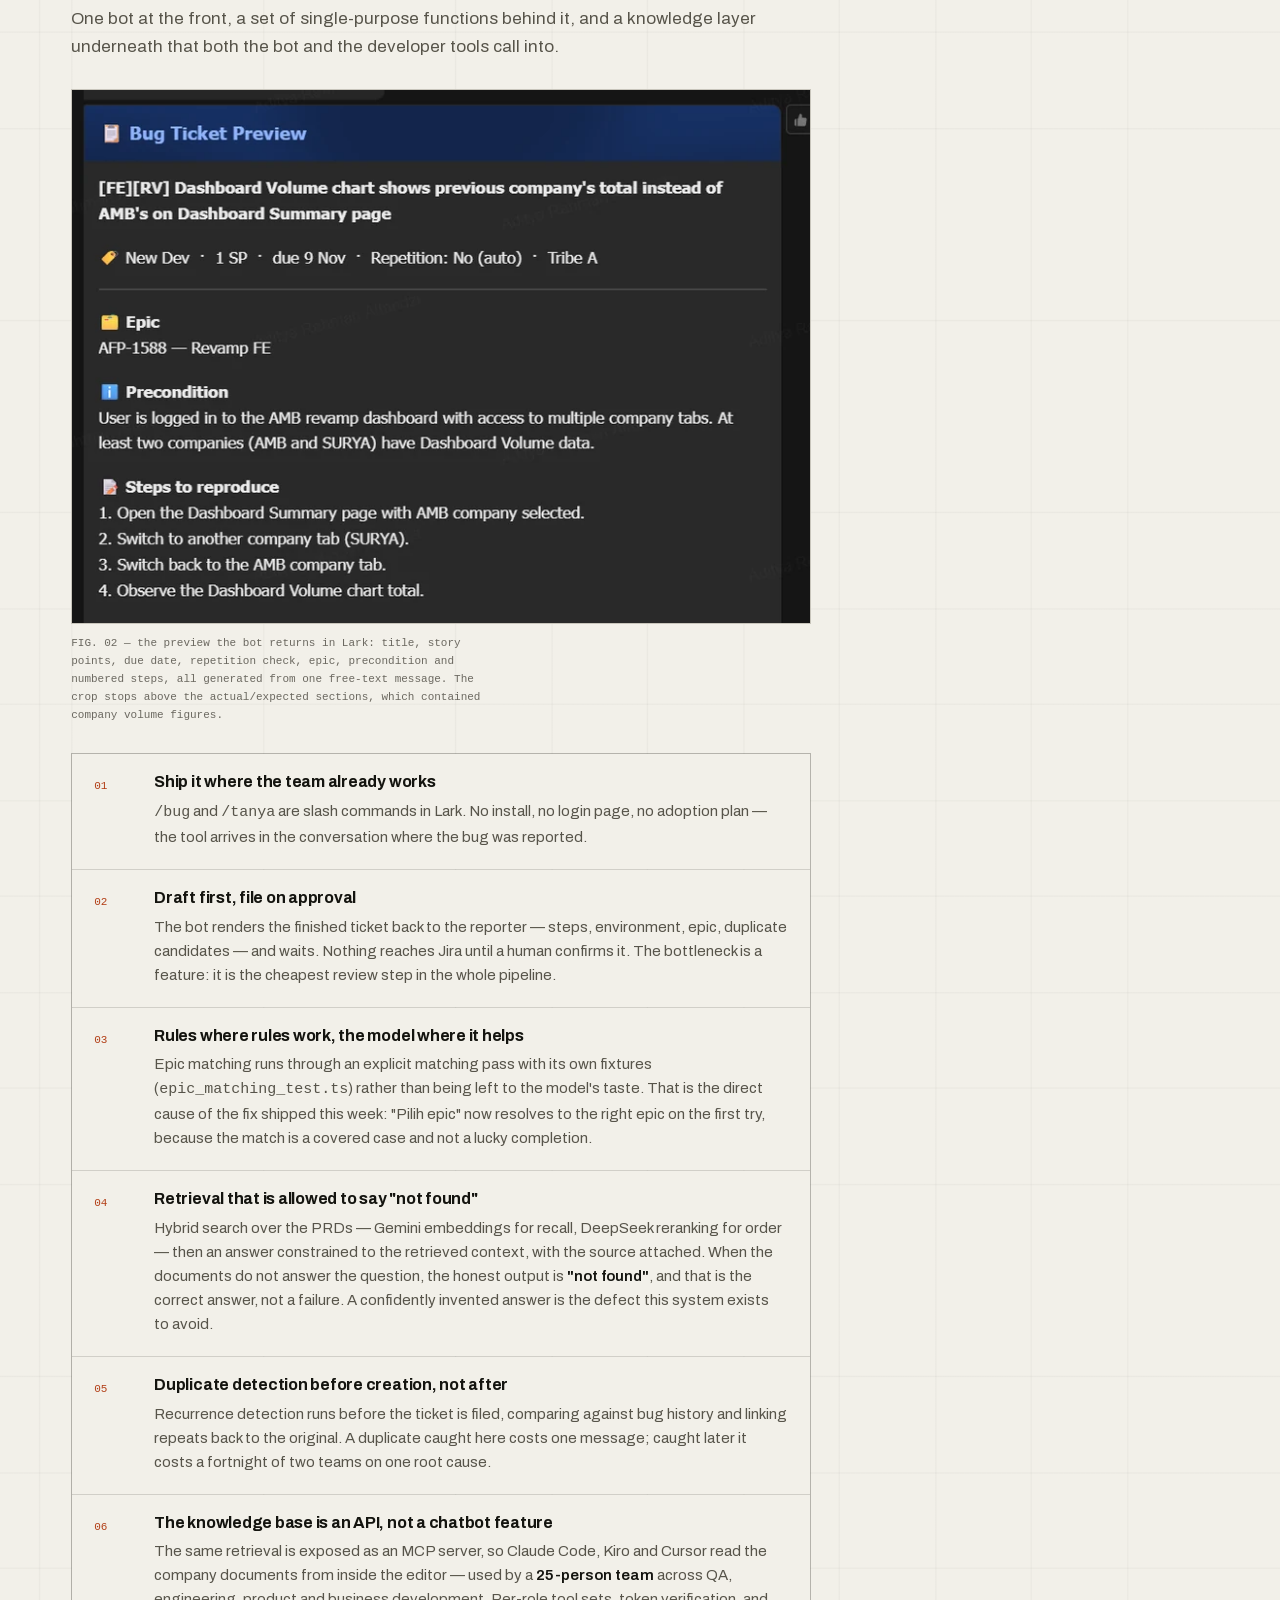
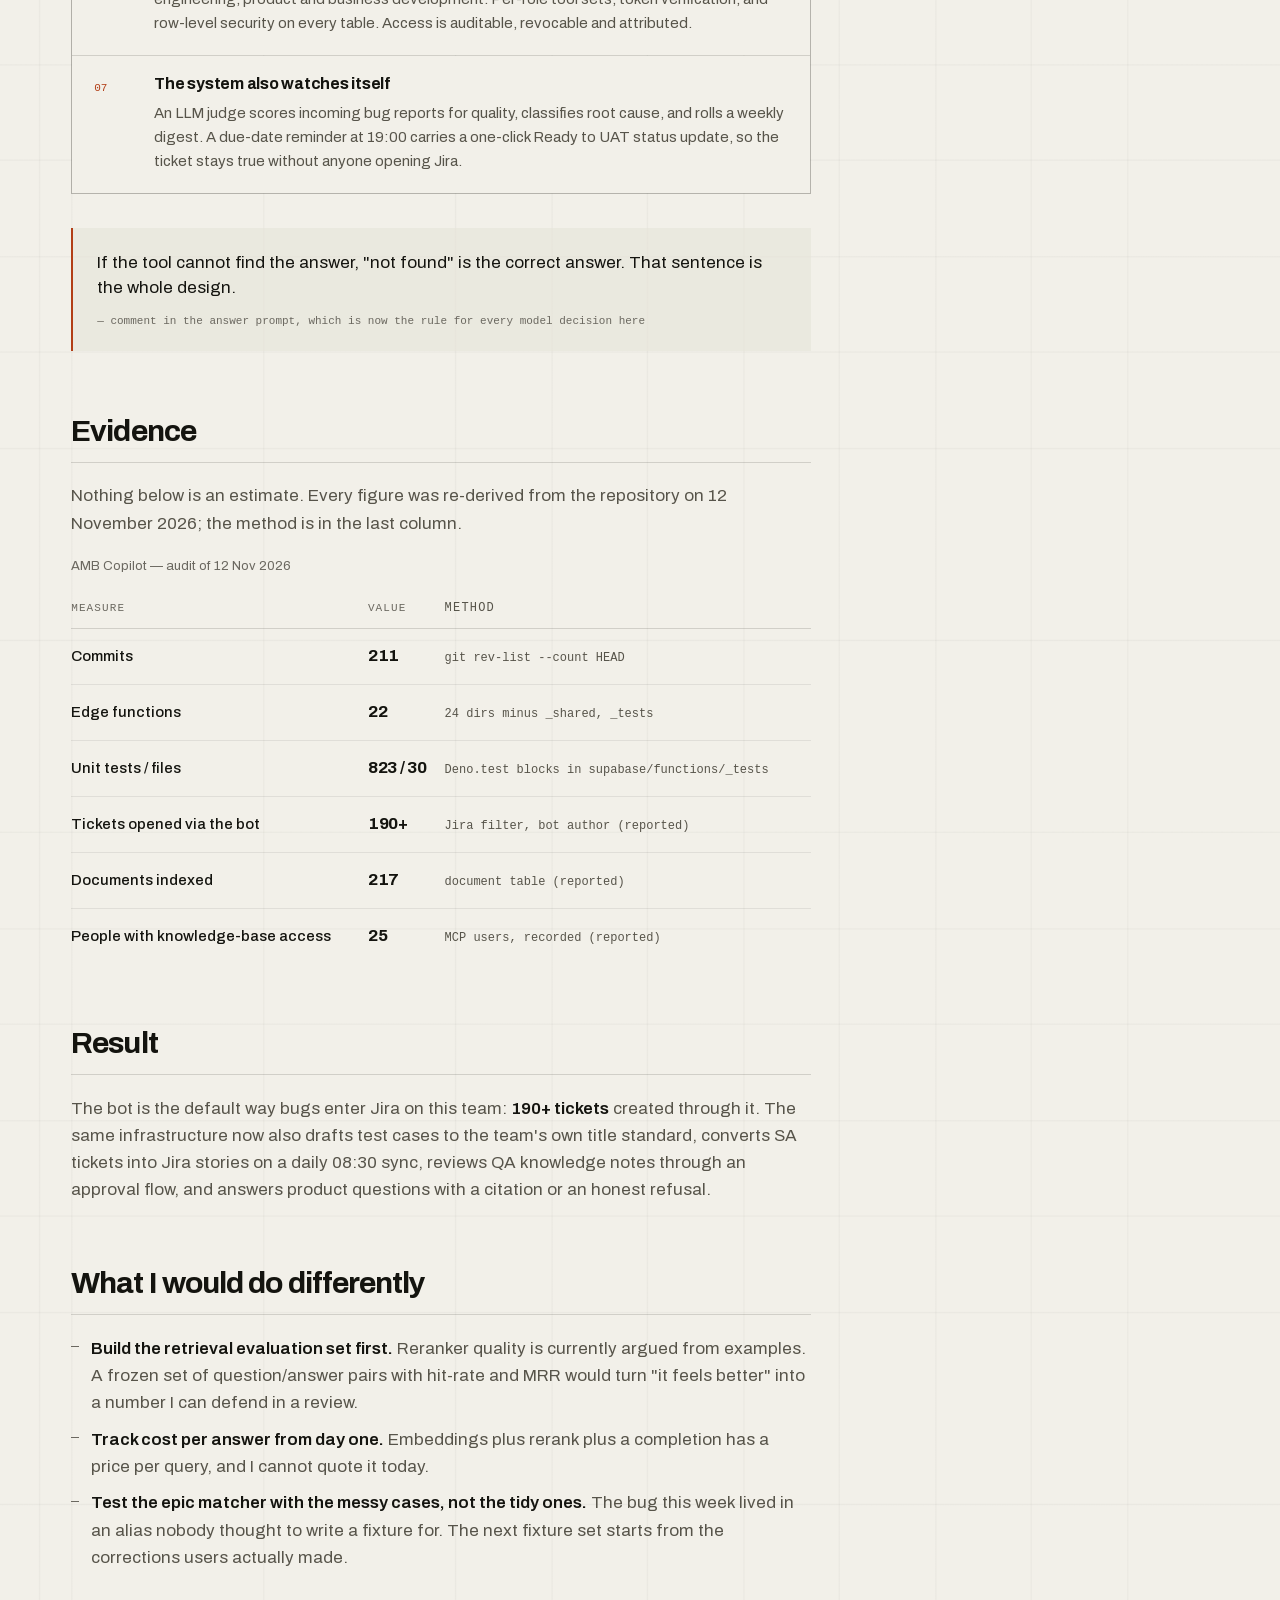
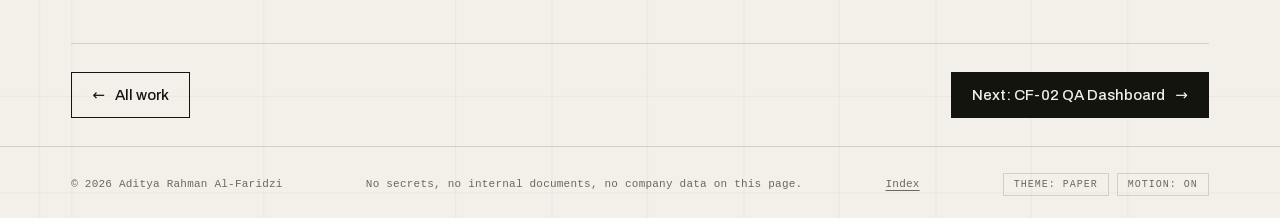
<file: amb-copilot.html>
<!DOCTYPE html>
<html lang="en">
<head>
<meta charset="utf-8">
<meta name="viewport" content="width=device-width, initial-scale=1">
<title>CF-01 · AMB Copilot — Aditya Rahman Al-Faridzi</title>
<meta name="description" content="Case file: a Lark bot that files Jira tickets and answers product questions from internal PRDs. 211 commits, 22 edge functions, 190+ tickets.">
<meta name="theme-color" content="#f2f0e9">
<meta property="og:image" content="https://adityalfaridzii.github.io/portfolio-2026/assets/img/og.png">
<meta property="og:image:width" content="1200">
<meta property="og:image:height" content="630">
<meta property="og:image:alt" content="Aditya Rahman Al-Faridzi, senior QA engineer — I test the tools that test the money.">
<meta name="twitter:card" content="summary_large_image">
<link rel="icon" href="data:image/svg+xml,%3Csvg xmlns='http://www.w3.org/2000/svg' viewBox='0 0 32 32'%3E%3Crect width='32' height='32' fill='%2314140f'/%3E%3Ctext x='16' y='22' font-family='monospace' font-size='13' fill='%23f2f0e9' text-anchor='middle'%3EA%3C/text%3E%3C/svg%3E">
<link rel="preload" href="assets/fonts/archivo.woff2" as="font" type="font/woff2" crossorigin>
<link rel="stylesheet" href="assets/style.css">
<script>(function(){var r=document.documentElement,s=null,t=null;try{s=localStorage.getItem('af-motion');t=localStorage.getItem('af-theme')}catch(e){}var on=s?s==='on':!matchMedia('(prefers-reduced-motion: reduce)').matches;r.dataset.motion=on?'on':'off';if(on)r.classList.add('motion');if(t)r.dataset.theme=t})()</script>
</head>
<body>
<a class="skip" href="#main">Skip to content</a>

<header class="site-head">
  <div class="wrap head-inner">
    <a class="brand" href="index.html"><span class="monogram" aria-hidden="true">AF</span>
        <span class="brand-name">Aditya R. Al-Faridzi</span></a>
    <nav class="nav" aria-label="Primary">
      <a href="index.html#work" aria-current="page">Work</a>
      <a href="index.html#numbers">Numbers</a>
      <a href="index.html#experience">Experience</a>
      <a href="index.html#contact">Contact</a>
      <a class="nav-keep" href="cv.html">CV</a>
    </nav>
  </div>
</header>

<main id="main">
  <article>
    <div class="wrap">
      <div class="case-head">
        <div class="crumbs">
          <a href="index.html">Index</a><span aria-hidden="true">/</span>
          <a href="index.html#work">Work</a><span aria-hidden="true">/</span>
          <span>CF-01</span>
        </div>
        <h1>AMB Copilot: a bot that files the ticket, not just the complaint.</h1>
        <p class="summary">
          Bug reports arrived in chat as free-form notes and left as Jira tickets that a human had
          retyped. Epics were matched by hand, duplicates slipped through, and the answer to "how does
          this actually behave?" lived in 217 documents nobody could search. This is the system that
          took over all three — and the review rules that stopped it from guessing.
        </p>

        <dl class="meta-grid">
          <div class="meta-cell"><dt>Role</dt><dd>Design, build, test, operate</dd></div>
          <div class="meta-cell"><dt>Period</dt><dd>Aug 2026 — now</dd></div>
          <div class="meta-cell"><dt>Surface</dt><dd>Lark bot · MCP server</dd></div>
          <div class="meta-cell"><dt>Status</dt><dd><span class="badge badge--ok">Running</span></dd></div>
        </dl>
      </div>

      <div class="prose">
        <h2>Problem</h2>
        <p>
          The team worked in Lark. Bug reports were written there, by hand, in whatever shape the
          moment allowed — a screenshot and a sentence. Turning that into a usable Jira ticket took a
          QA engineer ten minutes: retype the steps, work out the environment, find the epic, check
          whether this was the fourth report of the same thing this week.
        </p>
        <p>
          The cost was not the ten minutes. The cost was that <strong>the quality of the ticket
          depended on who was free</strong>. A bad ticket becomes a bad fix, and a duplicate ticket
          becomes two teams fixing the same defect twice.
        </p>

        <h2>Constraints</h2>
        <ul>
          <li><strong>No new surface for people to learn.</strong> A dashboard nobody opens is a failed
            product; the work had to happen inside the chat window the team already had.</li>
          <li><strong>Company data cannot leave approved services.</strong> Documents stay in the
            company's own database; the model sees retrieved context, not the corpus.</li>
          <li><strong>Edge Functions only.</strong> No long-running server to babysit — 22 separate
            functions, each with one job.</li>
          <li><strong>The model is not deterministic.</strong> Which means every model output needs a
            rule around it, not a hope.</li>
        </ul>

        <h2>What I built</h2>
        <p>
          One bot at the front, a set of single-purpose functions behind it, and a knowledge layer
          underneath that both the bot and the developer tools call into.
        </p>

        <figure>
          <img src="assets/img/lark-intake.webp" width="760" height="549" loading="lazy"
               alt="Lark chat showing AMB Copilot returning a structured bug ticket preview: title, story points, due date, repetition check, epic, precondition and four reproduction steps.">
          <figcaption>
            FIG. 02 — the preview the bot returns in Lark: title, story points, due date, repetition
            check, epic, precondition and numbered steps, all generated from one free-text message.
            The crop stops above the actual/expected sections, which contained company volume
            figures.
          </figcaption>
        </figure>

        <div class="decisions">
          <div class="decision">
            <span class="n">01</span>
            <div>
              <h3>Ship it where the team already works</h3>
              <p><code>/bug</code> and <code>/tanya</code> are slash commands in Lark. No install, no login page, no adoption plan — the tool arrives in the conversation where the bug was reported.</p>
            </div>
          </div>
          <div class="decision">
            <span class="n">02</span>
            <div>
              <h3>Draft first, file on approval</h3>
              <p>The bot renders the finished ticket back to the reporter — steps, environment, epic, duplicate candidates — and waits. Nothing reaches Jira until a human confirms it. The bottleneck is a feature: it is the cheapest review step in the whole pipeline.</p>
            </div>
          </div>
          <div class="decision">
            <span class="n">03</span>
            <div>
              <h3>Rules where rules work, the model where it helps</h3>
              <p>Epic matching runs through an explicit matching pass with its own fixtures (<code>epic_matching_test.ts</code>) rather than being left to the model's taste. That is the direct cause of the fix shipped this week: <em>"Pilih epic"</em> now resolves to the right epic on the first try, because the match is a covered case and not a lucky completion.</p>
            </div>
          </div>
          <div class="decision">
            <span class="n">04</span>
            <div>
              <h3>Retrieval that is allowed to say "not found"</h3>
              <p>Hybrid search over the PRDs — Gemini embeddings for recall, DeepSeek reranking for order — then an answer constrained to the retrieved context, with the source attached. When the documents do not answer the question, the honest output is <strong>"not found"</strong>, and that is the correct answer, not a failure. A confidently invented answer is the defect this system exists to avoid.</p>
            </div>
          </div>
          <div class="decision">
            <span class="n">05</span>
            <div>
              <h3>Duplicate detection before creation, not after</h3>
              <p>Recurrence detection runs before the ticket is filed, comparing against bug history and linking repeats back to the original. A duplicate caught here costs one message; caught later it costs a fortnight of two teams on one root cause.</p>
            </div>
          </div>
          <div class="decision">
            <span class="n">06</span>
            <div>
              <h3>The knowledge base is an API, not a chatbot feature</h3>
              <p>The same retrieval is exposed as an MCP server, so Claude Code, Kiro and Cursor read the company documents from inside the editor — used by a <strong>25-person team</strong> across QA, engineering, product and business development. Per-role tool sets, token verification, and row-level security on every table. Access is auditable, revocable and attributed.</p>
            </div>
          </div>
          <div class="decision">
            <span class="n">07</span>
            <div>
              <h3>The system also watches itself</h3>
              <p>An LLM judge scores incoming bug reports for quality, classifies root cause, and rolls a weekly digest. A due-date reminder at 19:00 carries a one-click <em>Ready to UAT</em> status update, so the ticket stays true without anyone opening Jira.</p>
            </div>
          </div>
        </div>

        <blockquote class="pull">
          If the tool cannot find the answer, "not found" is the correct answer.
          That sentence is the whole design.
          <cite>— comment in the answer prompt, which is now the rule for every model decision here</cite>
        </blockquote>

        <h2>Evidence</h2>
        <p>
          Nothing below is an estimate. Every figure was re-derived from the repository on
          12 November 2026; the method is in the last column.
        </p>
        <table class="ledger">
          <caption>AMB Copilot — audit of 12 Nov 2026</caption>
          <thead>
            <tr><th scope="col">Measure</th><th scope="col">Value</th><th scope="col" class="src">Method</th></tr>
          </thead>
          <tbody>
            <tr><td class="claim">Commits</td><td class="val">211</td><td class="src">git rev-list --count HEAD</td></tr>
            <tr><td class="claim">Edge functions</td><td class="val">22</td><td class="src">24 dirs minus _shared, _tests</td></tr>
            <tr><td class="claim">Unit tests / files</td><td class="val">823 / 30</td><td class="src">Deno.test blocks in supabase/functions/_tests</td></tr>
            <tr><td class="claim">Tickets opened via the bot</td><td class="val">190+</td><td class="src">Jira filter, bot author (reported)</td></tr>
            <tr><td class="claim">Documents indexed</td><td class="val">217</td><td class="src">document table (reported)</td></tr>
            <tr><td class="claim">People with knowledge-base access</td><td class="val">25</td><td class="src">MCP users, recorded (reported)</td></tr>
          </tbody>
        </table>

        <h2>Result</h2>
        <p>
          The bot is the default way bugs enter Jira on this team: <strong>190+ tickets</strong> created
          through it. The same infrastructure now also drafts test cases to the team's own title
          standard, converts SA tickets into Jira stories on a daily 08:30 sync, reviews QA knowledge
          notes through an approval flow, and answers product questions with a citation or an honest
          refusal.
        </p>

        <h2>What I would do differently</h2>
        <ul>
          <li><strong>Build the retrieval evaluation set first.</strong> Reranker quality is currently
            argued from examples. A frozen set of question/answer pairs with hit-rate and MRR would
            turn "it feels better" into a number I can defend in a review.</li>
          <li><strong>Track cost per answer from day one.</strong> Embeddings plus rerank plus a
            completion has a price per query, and I cannot quote it today.</li>
          <li><strong>Test the epic matcher with the messy cases, not the tidy ones.</strong> The bug
            this week lived in an alias nobody thought to write a fixture for. The next fixture set
            starts from the corrections users actually made.</li>
        </ul>
      </div>

      <nav class="case-nav" aria-label="Case files">
        <a class="btn btn--quiet" href="index.html#work"><span aria-hidden="true">←</span> All work</a>
        <a class="btn" href="qa-dashboard.html">Next: CF-02 QA Dashboard <span class="arrow" aria-hidden="true">→</span></a>
      </nav>
    </div>
  </article>
</main>

<footer class="site-foot">
  <div class="wrap foot-inner">
    <span>© <span data-year>2026</span> Aditya Rahman Al-Faridzi</span>
    <span>No secrets, no internal documents, no company data on this page.</span>
    <a href="index.html">Index</a>
  </div>
</footer>

<script src="assets/main.js" defer></script>
</body>
</html>
</file>
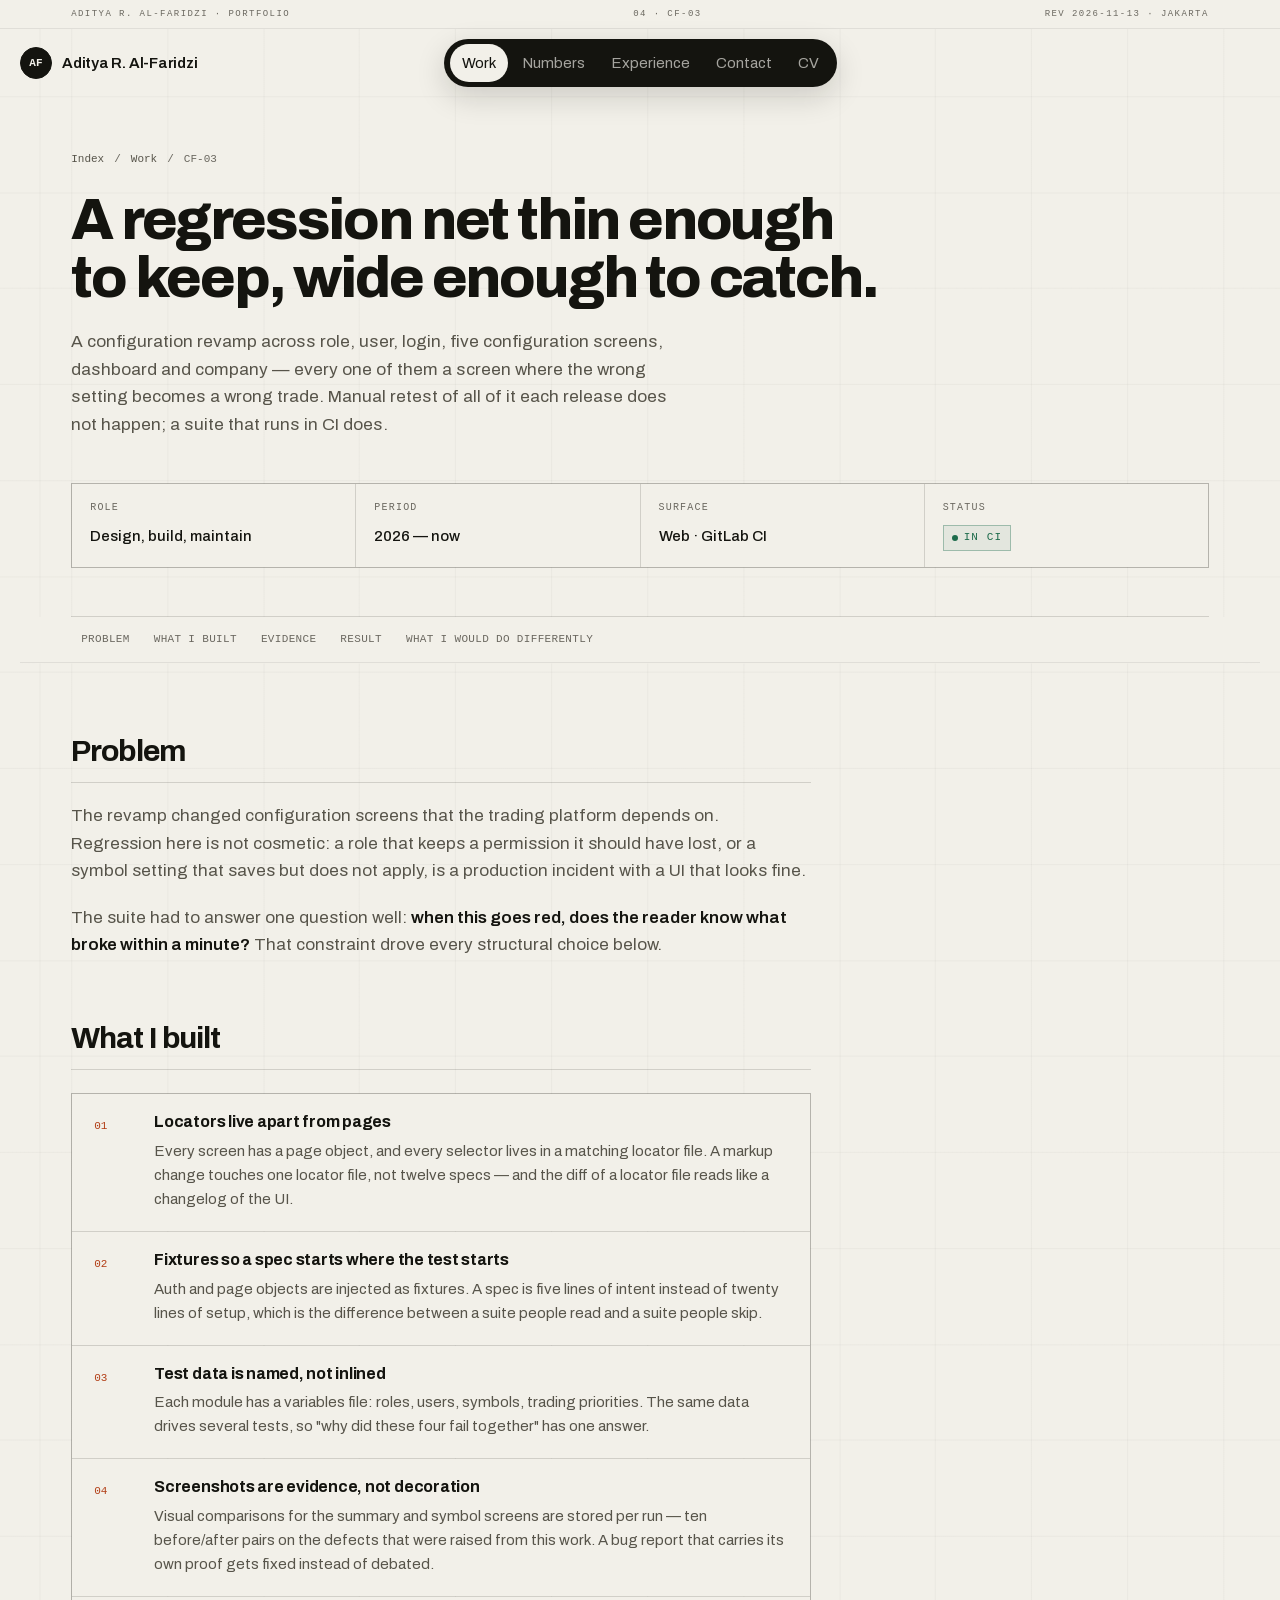
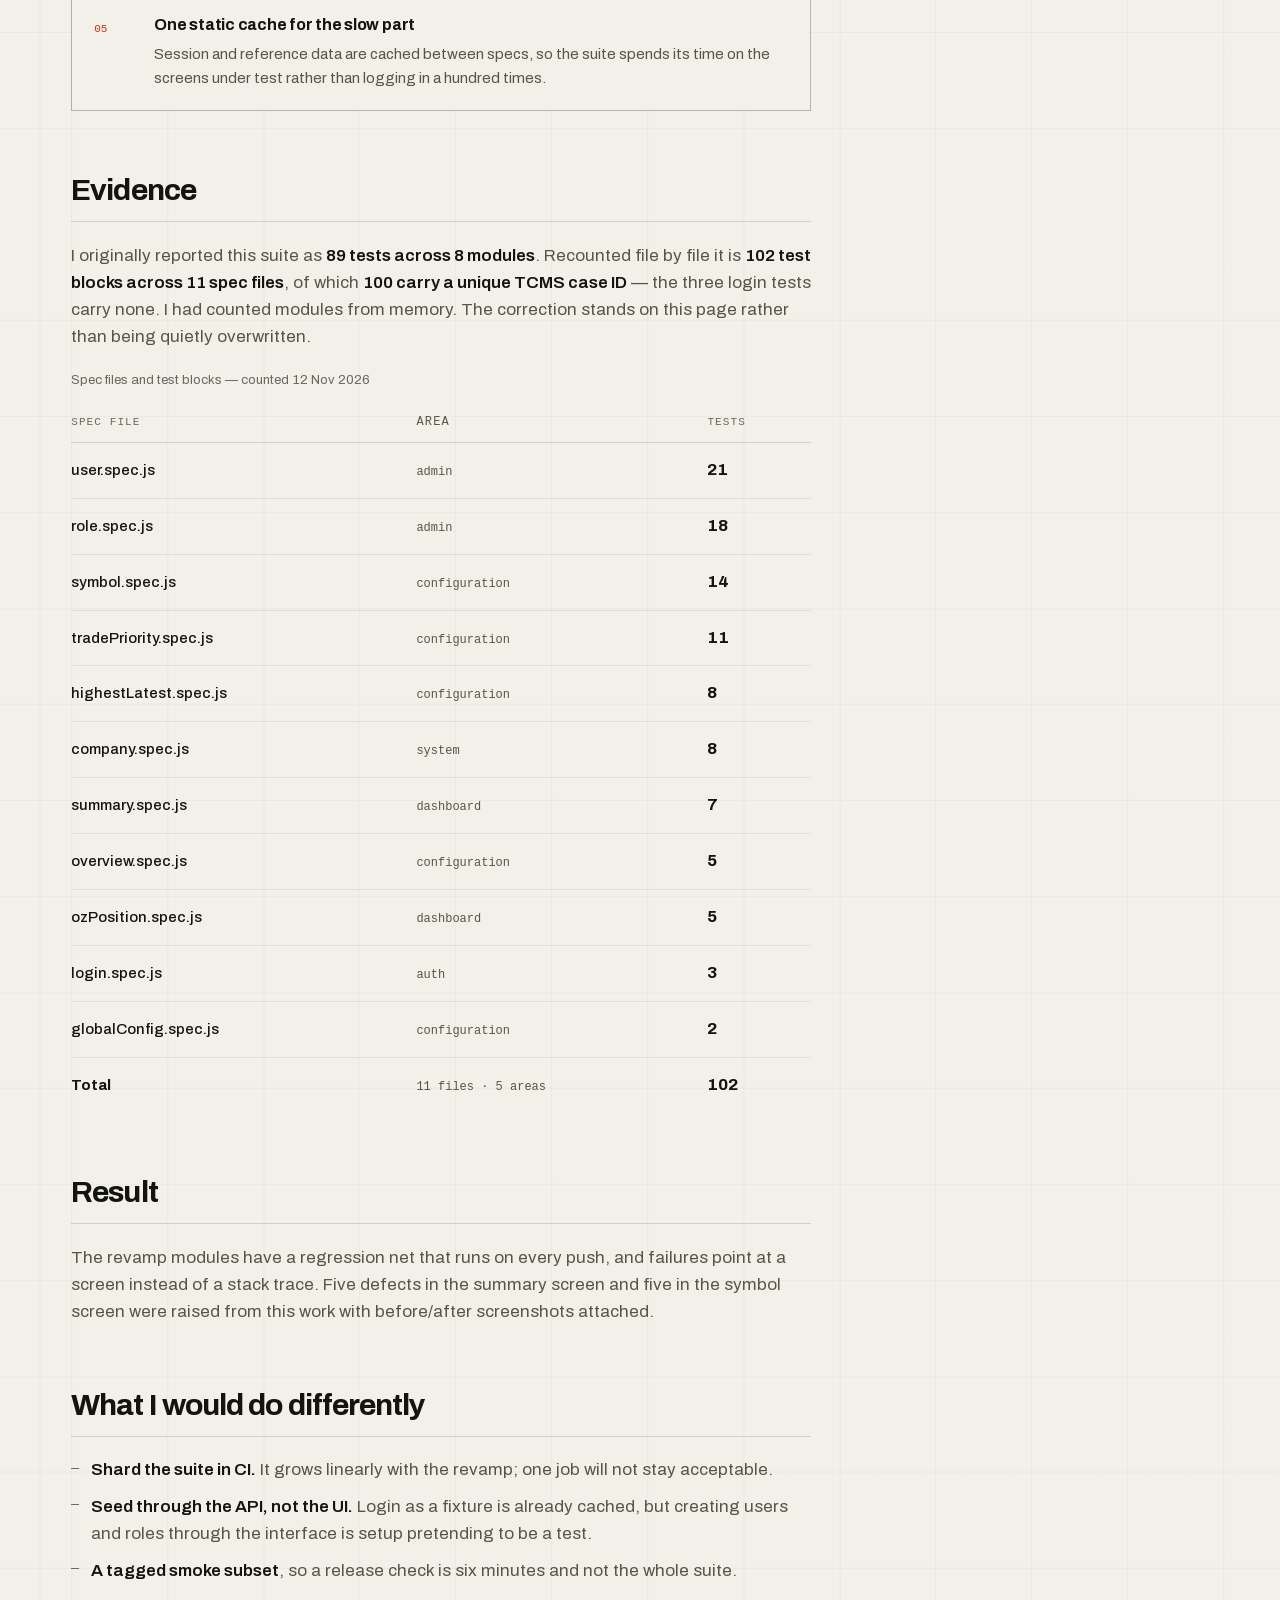
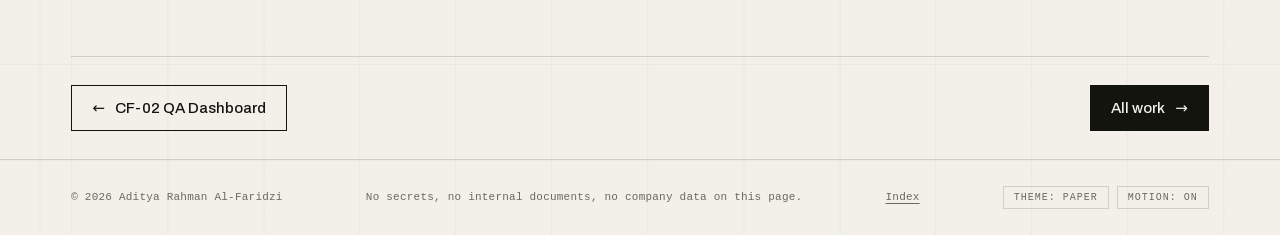
<file: automation.html>
<!DOCTYPE html>
<html lang="en">
<head>
<meta charset="utf-8">
<meta name="viewport" content="width=device-width, initial-scale=1">
<title>CF-03 · Playwright revamp suite — Aditya Rahman Al-Faridzi</title>
<meta name="description" content="Case file: 102 Playwright UI tests across 11 spec files for a configuration revamp, built on page objects and fixtures.">
<meta name="theme-color" content="#f2f0e9">
<meta property="og:image" content="https://adityalfaridzii.github.io/portfolio-2026/assets/img/og.png">
<meta property="og:image:width" content="1200">
<meta property="og:image:height" content="630">
<meta property="og:image:alt" content="Aditya Rahman Al-Faridzi, senior QA engineer — I test the tools that test the money.">
<meta name="twitter:card" content="summary_large_image">
<link rel="icon" href="data:image/svg+xml,%3Csvg xmlns='http://www.w3.org/2000/svg' viewBox='0 0 32 32'%3E%3Crect width='32' height='32' fill='%2314140f'/%3E%3Ctext x='16' y='22' font-family='monospace' font-size='13' fill='%23f2f0e9' text-anchor='middle'%3EA%3C/text%3E%3C/svg%3E">
<link rel="preload" href="assets/fonts/archivo.woff2" as="font" type="font/woff2" crossorigin>
<link rel="stylesheet" href="assets/style.css">
<script>(function(){var r=document.documentElement,s=null,t=null;try{s=localStorage.getItem('af-motion');t=localStorage.getItem('af-theme')}catch(e){}var on=s?s==='on':!matchMedia('(prefers-reduced-motion: reduce)').matches;r.dataset.motion=on?'on':'off';if(on)r.classList.add('motion');if(t)r.dataset.theme=t})()</script>
</head>
<body>
<a class="skip" href="#main">Skip to content</a>

<header class="site-head">
  <div class="wrap head-inner">
    <a class="brand" href="index.html"><span class="monogram" aria-hidden="true">AF</span>
        <span class="brand-name">Aditya R. Al-Faridzi</span></a>
    <nav class="nav" aria-label="Primary">
      <a href="index.html#work" aria-current="page">Work</a>
      <a href="index.html#numbers">Numbers</a>
      <a href="index.html#experience">Experience</a>
      <a href="index.html#contact">Contact</a>
      <a class="nav-keep" href="cv.html">CV</a>
    </nav>
  </div>
</header>

<main id="main">
  <article>
    <div class="wrap">
      <div class="case-head">
        <div class="crumbs">
          <a href="index.html">Index</a><span aria-hidden="true">/</span>
          <a href="index.html#work">Work</a><span aria-hidden="true">/</span>
          <span>CF-03</span>
        </div>
        <h1>A regression net thin enough to keep, wide enough to catch.</h1>
        <p class="summary">
          A configuration revamp across role, user, login, five configuration screens, dashboard and
          company — every one of them a screen where the wrong setting becomes a wrong trade. Manual
          retest of all of it each release does not happen; a suite that runs in CI does.
        </p>

        <dl class="meta-grid">
          <div class="meta-cell"><dt>Role</dt><dd>Design, build, maintain</dd></div>
          <div class="meta-cell"><dt>Period</dt><dd>2026 — now</dd></div>
          <div class="meta-cell"><dt>Surface</dt><dd>Web · GitLab CI</dd></div>
          <div class="meta-cell"><dt>Status</dt><dd><span class="badge badge--ok">In CI</span></dd></div>
        </dl>
      </div>

      <div class="prose">
        <h2>Problem</h2>
        <p>
          The revamp changed configuration screens that the trading platform depends on. Regression
          here is not cosmetic: a role that keeps a permission it should have lost, or a symbol
          setting that saves but does not apply, is a production incident with a UI that looks fine.
        </p>
        <p>
          The suite had to answer one question well: <strong>when this goes red, does the reader know
          what broke within a minute?</strong> That constraint drove every structural choice below.
        </p>

        <h2>What I built</h2>
        <div class="decisions">
          <div class="decision">
            <span class="n">01</span>
            <div>
              <h3>Locators live apart from pages</h3>
              <p>Every screen has a page object, and every selector lives in a matching locator file. A markup change touches one locator file, not twelve specs — and the diff of a locator file reads like a changelog of the UI.</p>
            </div>
          </div>
          <div class="decision">
            <span class="n">02</span>
            <div>
              <h3>Fixtures so a spec starts where the test starts</h3>
              <p>Auth and page objects are injected as fixtures. A spec is five lines of intent instead of twenty lines of setup, which is the difference between a suite people read and a suite people skip.</p>
            </div>
          </div>
          <div class="decision">
            <span class="n">03</span>
            <div>
              <h3>Test data is named, not inlined</h3>
              <p>Each module has a variables file: roles, users, symbols, trading priorities. The same data drives several tests, so "why did these four fail together" has one answer.</p>
            </div>
          </div>
          <div class="decision">
            <span class="n">04</span>
            <div>
              <h3>Screenshots are evidence, not decoration</h3>
              <p>Visual comparisons for the summary and symbol screens are stored per run — ten before/after pairs on the defects that were raised from this work. A bug report that carries its own proof gets fixed instead of debated.</p>
            </div>
          </div>
          <div class="decision">
            <span class="n">05</span>
            <div>
              <h3>One static cache for the slow part</h3>
              <p>Session and reference data are cached between specs, so the suite spends its time on the screens under test rather than logging in a hundred times.</p>
            </div>
          </div>
        </div>

        <h2>Evidence</h2>
        <p>
          I originally reported this suite as <strong>89 tests across 8 modules</strong>. Recounted file
          by file it is <strong>102 test blocks across 11 spec files</strong>, of which
          <strong>100 carry a unique TCMS case ID</strong> — the three login tests carry none. I had
          counted modules from memory. The correction stands on this page rather than being quietly
          overwritten.
        </p>
        <table class="ledger">
          <caption>Spec files and test blocks — counted 12 Nov 2026</caption>
          <thead>
            <tr><th scope="col">Spec file</th><th scope="col" class="src">Area</th><th scope="col">Tests</th></tr>
          </thead>
          <tbody>
            <tr><td class="claim">user.spec.js</td><td class="src">admin</td><td class="val">21</td></tr>
            <tr><td class="claim">role.spec.js</td><td class="src">admin</td><td class="val">18</td></tr>
            <tr><td class="claim">symbol.spec.js</td><td class="src">configuration</td><td class="val">14</td></tr>
            <tr><td class="claim">tradePriority.spec.js</td><td class="src">configuration</td><td class="val">11</td></tr>
            <tr><td class="claim">highestLatest.spec.js</td><td class="src">configuration</td><td class="val">8</td></tr>
            <tr><td class="claim">company.spec.js</td><td class="src">system</td><td class="val">8</td></tr>
            <tr><td class="claim">summary.spec.js</td><td class="src">dashboard</td><td class="val">7</td></tr>
            <tr><td class="claim">overview.spec.js</td><td class="src">configuration</td><td class="val">5</td></tr>
            <tr><td class="claim">ozPosition.spec.js</td><td class="src">dashboard</td><td class="val">5</td></tr>
            <tr><td class="claim">login.spec.js</td><td class="src">auth</td><td class="val">3</td></tr>
            <tr><td class="claim">globalConfig.spec.js</td><td class="src">configuration</td><td class="val">2</td></tr>
            <tr><td class="claim"><strong>Total</strong></td><td class="src">11 files · 5 areas</td><td class="val">102</td></tr>
          </tbody>
        </table>

        <h2>Result</h2>
        <p>
          The revamp modules have a regression net that runs on every push, and failures point at a
          screen instead of a stack trace. Five defects in the summary screen and five in the symbol
          screen were raised from this work with before/after screenshots attached.
        </p>

        <h2>What I would do differently</h2>
        <ul>
          <li><strong>Shard the suite in CI.</strong> It grows linearly with the revamp; one job will
            not stay acceptable.</li>
          <li><strong>Seed through the API, not the UI.</strong> Login as a fixture is already cached,
            but creating users and roles through the interface is setup pretending to be a test.</li>
          <li><strong>A tagged smoke subset</strong>, so a release check is six minutes and not the
            whole suite.</li>
        </ul>
      </div>

      <nav class="case-nav" aria-label="Case files">
        <a class="btn btn--quiet" href="qa-dashboard.html"><span aria-hidden="true">←</span> CF-02 QA Dashboard</a>
        <a class="btn" href="index.html#work">All work <span class="arrow" aria-hidden="true">→</span></a>
      </nav>
    </div>
  </article>
</main>

<footer class="site-foot">
  <div class="wrap foot-inner">
    <span>© <span data-year>2026</span> Aditya Rahman Al-Faridzi</span>
    <span>No secrets, no internal documents, no company data on this page.</span>
    <a href="index.html">Index</a>
  </div>
</footer>

<script src="assets/main.js" defer></script>
</body>
</html>
</file>
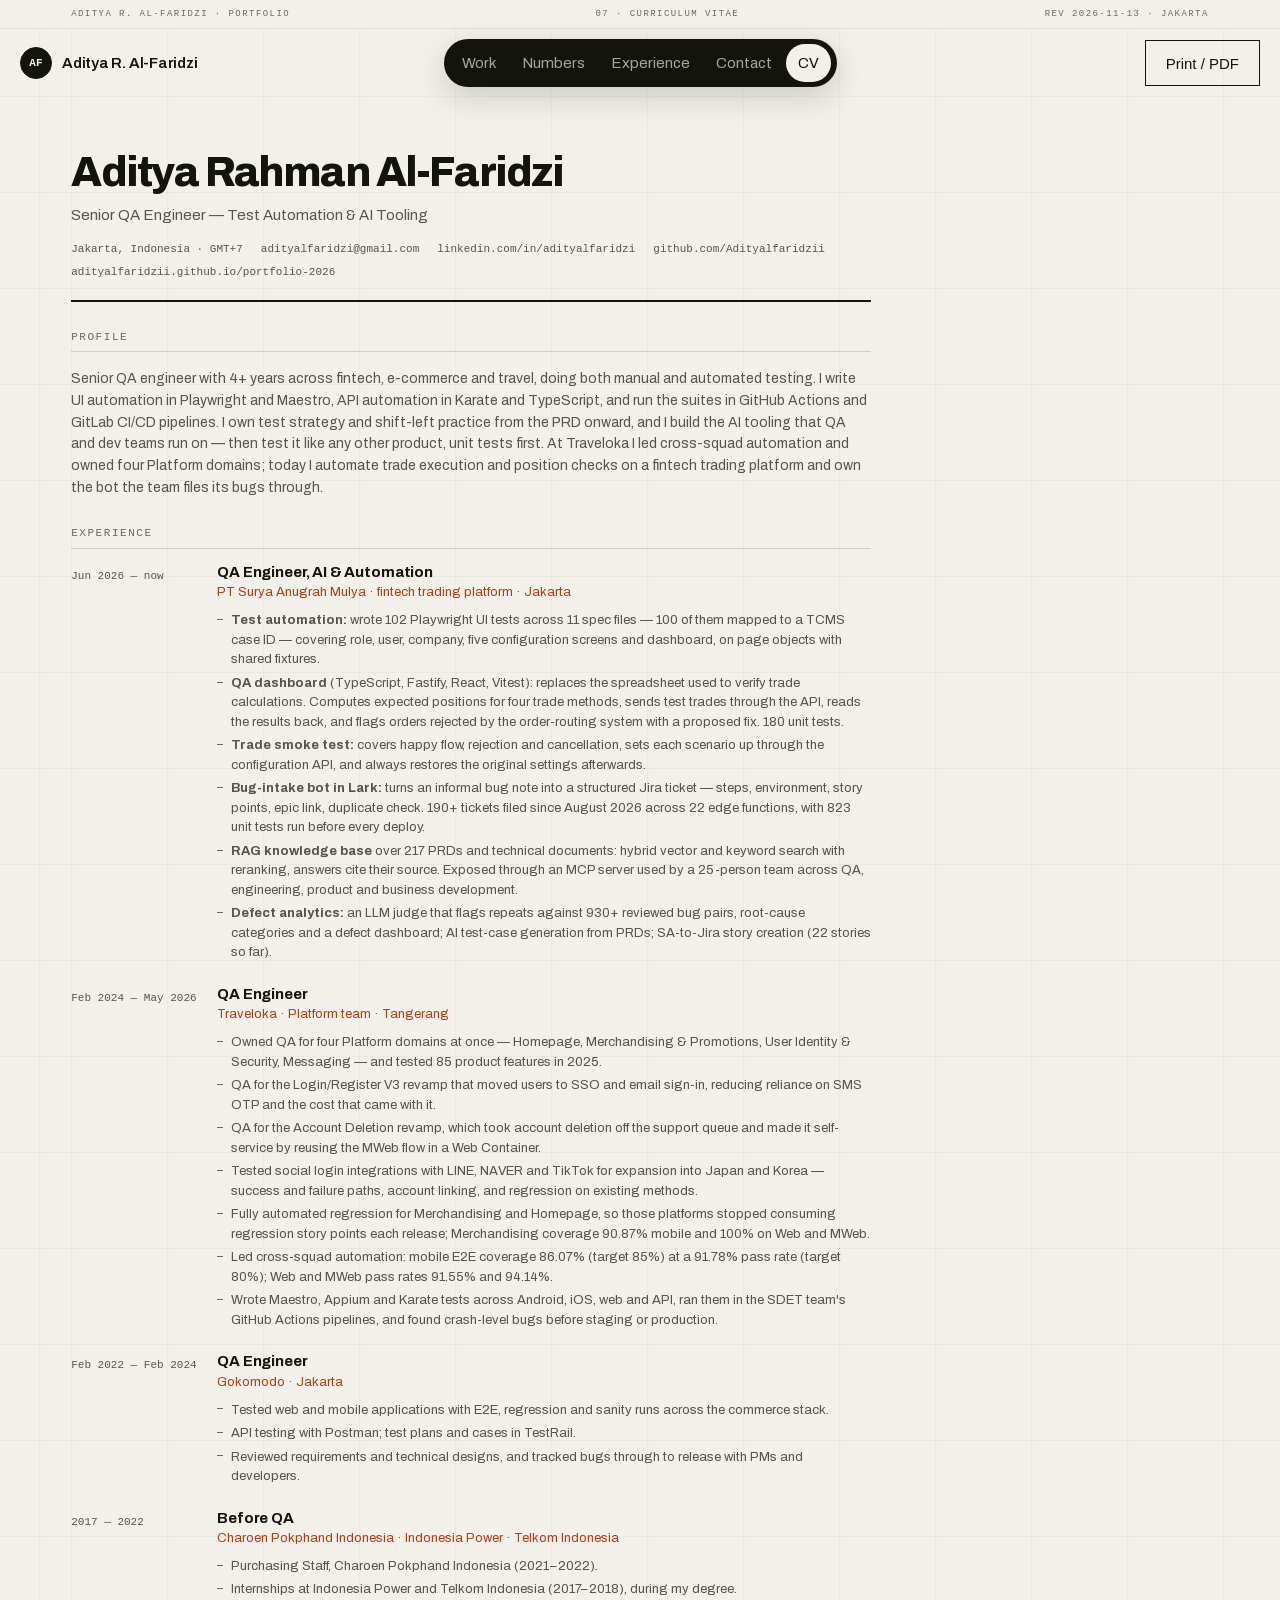
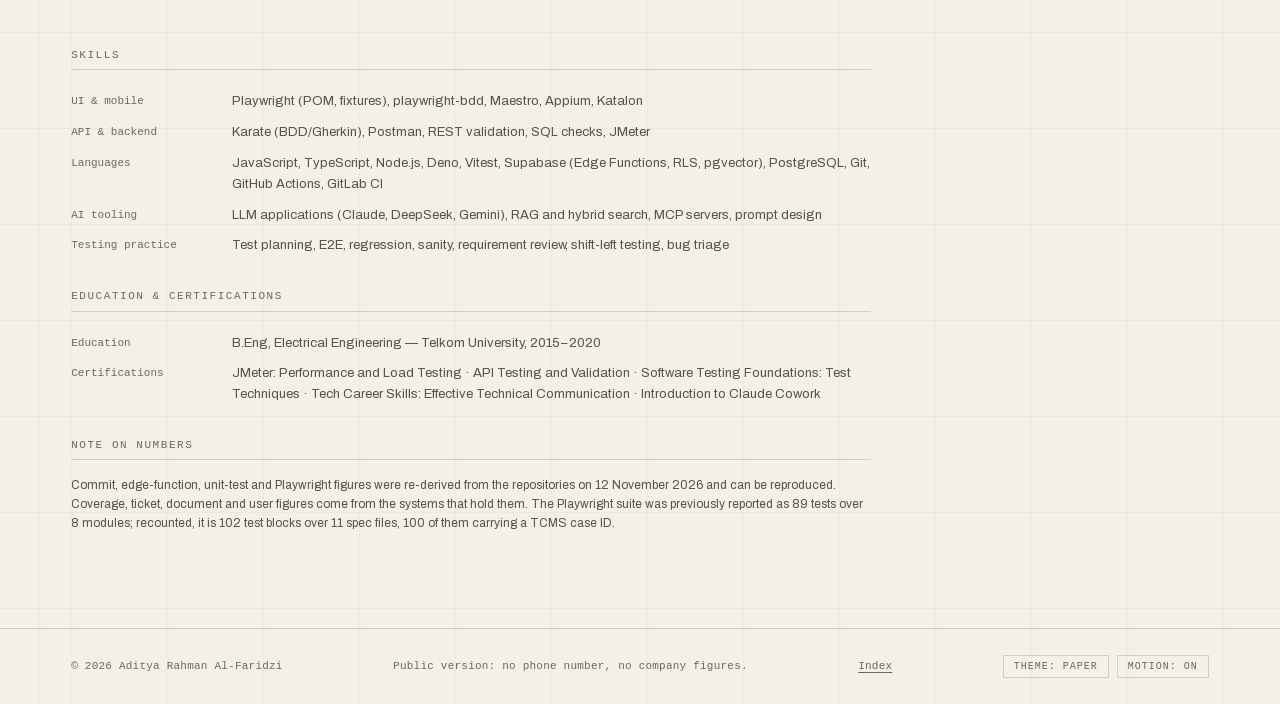
<file: cv.html>
<!DOCTYPE html>
<html lang="en">
<head>
<meta charset="utf-8">
<meta name="viewport" content="width=device-width, initial-scale=1">
<title>CV — Aditya Rahman Al-Faridzi, Senior QA Engineer</title>
<meta name="description" content="Print-ready CV: senior QA engineer, four years across fintech, e-commerce and travel; test automation and AI tooling.">
<meta name="theme-color" content="#f2f0e9">
<meta property="og:image" content="https://adityalfaridzii.github.io/portfolio-2026/assets/img/og.png">
<meta property="og:image:width" content="1200">
<meta property="og:image:height" content="630">
<meta property="og:image:alt" content="Aditya Rahman Al-Faridzi, senior QA engineer — I test the tools that test the money.">
<meta name="twitter:card" content="summary_large_image">
<link rel="icon" href="data:image/svg+xml,%3Csvg xmlns='http://www.w3.org/2000/svg' viewBox='0 0 32 32'%3E%3Crect width='32' height='32' fill='%2314140f'/%3E%3Ctext x='16' y='22' font-family='monospace' font-size='13' fill='%23f2f0e9' text-anchor='middle'%3EA%3C/text%3E%3C/svg%3E">
<link rel="preload" href="assets/fonts/archivo.woff2" as="font" type="font/woff2" crossorigin>
<link rel="stylesheet" href="assets/style.css">
<script>(function(){var r=document.documentElement,s=null,t=null;try{s=localStorage.getItem('af-motion');t=localStorage.getItem('af-theme')}catch(e){}var on=s?s==='on':!matchMedia('(prefers-reduced-motion: reduce)').matches;r.dataset.motion=on?'on':'off';if(on)r.classList.add('motion');if(t)r.dataset.theme=t})()</script>
</head>
<body>
<a class="skip" href="#main">Skip to content</a>

<header class="site-head">
  <div class="wrap head-inner">
    <a class="brand" href="index.html"><span class="monogram" aria-hidden="true">AF</span>
        <span class="brand-name">Aditya R. Al-Faridzi</span></a>
    <nav class="nav" aria-label="Primary">
      <a href="index.html#work">Work</a>
      <a href="index.html#numbers">Numbers</a>
      <a href="index.html#experience">Experience</a>
      <a href="index.html#contact">Contact</a>
      <a class="nav-keep" href="cv.html" aria-current="page">CV</a>
    </nav>
    <div class="head-cta">
      <button class="btn btn--quiet" type="button" data-print>Print / PDF</button>
    </div>
  </div>
</header>

<main id="main" class="wrap">
  <div class="cv">
    <div class="cv-head">
      <h1>Aditya Rahman Al-Faridzi</h1>
      <p class="role">Senior QA Engineer — Test Automation &amp; AI Tooling</p>
      <div class="cv-contact">
        <span>Jakarta, Indonesia · GMT+7</span>
        <span>adityalfaridzi@gmail.com</span>
        <span>linkedin.com/in/adityalfaridzi</span>
        <span>github.com/Adityalfaridzii</span>
        <span>adityalfaridzii.github.io/portfolio-2026</span>
      </div>
    </div>

    <section>
      <h2>Profile</h2>
      <p style="font-size:0.875rem;color:var(--muted);line-height:1.55">
        Senior QA engineer with 4+ years across fintech, e-commerce and travel, doing both manual and
        automated testing. I write UI automation in Playwright and Maestro, API automation in Karate and
        TypeScript, and run the suites in GitHub Actions and GitLab CI/CD pipelines. I own test strategy
        and shift-left practice from the PRD onward, and I build the AI tooling that QA and dev teams run
        on — then test it like any other product, unit tests first. At Traveloka I led cross-squad
        automation and owned four Platform domains; today I automate trade execution and position checks
        on a fintech trading platform and own the bot the team files its bugs through.
      </p>
    </section>

    <section>
      <h2>Experience</h2>

      <div class="cv-entry">
        <div class="when">Jun 2026 — now</div>
        <div>
          <h3>QA Engineer, AI &amp; Automation</h3>
          <p class="org">PT Surya Anugrah Mulya · fintech trading platform · Jakarta</p>
          <ul>
            <li><strong>Test automation:</strong> wrote 102 Playwright UI tests across 11 spec files — 100 of them mapped to a TCMS case ID — covering role, user, company, five configuration screens and dashboard, on page objects with shared fixtures.</li>
            <li><strong>QA dashboard</strong> (TypeScript, Fastify, React, Vitest): replaces the spreadsheet used to verify trade calculations. Computes expected positions for four trade methods, sends test trades through the API, reads the results back, and flags orders rejected by the order-routing system with a proposed fix. 180 unit tests.</li>
            <li><strong>Trade smoke test:</strong> covers happy flow, rejection and cancellation, sets each scenario up through the configuration API, and always restores the original settings afterwards.</li>
            <li><strong>Bug-intake bot in Lark:</strong> turns an informal bug note into a structured Jira ticket — steps, environment, story points, epic link, duplicate check. 190+ tickets filed since August 2026 across 22 edge functions, with 823 unit tests run before every deploy.</li>
            <li><strong>RAG knowledge base</strong> over 217 PRDs and technical documents: hybrid vector and keyword search with reranking, answers cite their source. Exposed through an MCP server used by a 25-person team across QA, engineering, product and business development.</li>
            <li><strong>Defect analytics:</strong> an LLM judge that flags repeats against 930+ reviewed bug pairs, root-cause categories and a defect dashboard; AI test-case generation from PRDs; SA-to-Jira story creation (22 stories so far).</li>
          </ul>
        </div>
      </div>

      <div class="cv-entry">
        <div class="when">Feb 2024 — May 2026</div>
        <div>
          <h3>QA Engineer</h3>
          <p class="org">Traveloka · Platform team · Tangerang</p>
          <ul>
            <li>Owned QA for four Platform domains at once — Homepage, Merchandising &amp; Promotions, User Identity &amp; Security, Messaging — and tested 85 product features in 2025.</li>
            <li>QA for the Login/Register V3 revamp that moved users to SSO and email sign-in, reducing reliance on SMS OTP and the cost that came with it.</li>
            <li>QA for the Account Deletion revamp, which took account deletion off the support queue and made it self-service by reusing the MWeb flow in a Web Container.</li>
            <li>Tested social login integrations with LINE, NAVER and TikTok for expansion into Japan and Korea — success and failure paths, account linking, and regression on existing methods.</li>
            <li>Fully automated regression for Merchandising and Homepage, so those platforms stopped consuming regression story points each release; Merchandising coverage 90.87% mobile and 100% on Web and MWeb.</li>
            <li>Led cross-squad automation: mobile E2E coverage 86.07% (target 85%) at a 91.78% pass rate (target 80%); Web and MWeb pass rates 91.55% and 94.14%.</li>
            <li>Wrote Maestro, Appium and Karate tests across Android, iOS, web and API, ran them in the SDET team's GitHub Actions pipelines, and found crash-level bugs before staging or production.</li>
          </ul>
        </div>
      </div>

      <div class="cv-entry">
        <div class="when">Feb 2022 — Feb 2024</div>
        <div>
          <h3>QA Engineer</h3>
          <p class="org">Gokomodo · Jakarta</p>
          <ul>
            <li>Tested web and mobile applications with E2E, regression and sanity runs across the commerce stack.</li>
            <li>API testing with Postman; test plans and cases in TestRail.</li>
            <li>Reviewed requirements and technical designs, and tracked bugs through to release with PMs and developers.</li>
          </ul>
        </div>
      </div>

      <div class="cv-entry">
        <div class="when">2017 — 2022</div>
        <div>
          <h3>Before QA</h3>
          <p class="org">Charoen Pokphand Indonesia · Indonesia Power · Telkom Indonesia</p>
          <ul>
            <li>Purchasing Staff, Charoen Pokphand Indonesia (2021–2022).</li>
            <li>Internships at Indonesia Power and Telkom Indonesia (2017–2018), during my degree.</li>
          </ul>
        </div>
      </div>
    </section>

    <section>
      <h2>Skills</h2>
      <dl>
        <div class="cv-skill"><dt>UI &amp; mobile</dt><dd>Playwright (POM, fixtures), playwright-bdd, Maestro, Appium, Katalon</dd></div>
        <div class="cv-skill"><dt>API &amp; backend</dt><dd>Karate (BDD/Gherkin), Postman, REST validation, SQL checks, JMeter</dd></div>
        <div class="cv-skill"><dt>Languages</dt><dd>JavaScript, TypeScript, Node.js, Deno, Vitest, Supabase (Edge Functions, RLS, pgvector), PostgreSQL, Git, GitHub Actions, GitLab CI</dd></div>
        <div class="cv-skill"><dt>AI tooling</dt><dd>LLM applications (Claude, DeepSeek, Gemini), RAG and hybrid search, MCP servers, prompt design</dd></div>
        <div class="cv-skill"><dt>Testing practice</dt><dd>Test planning, E2E, regression, sanity, requirement review, shift-left testing, bug triage</dd></div>
      </dl>
    </section>

    <section>
      <h2>Education &amp; certifications</h2>
      <dl>
        <div class="cv-skill"><dt>Education</dt><dd>B.Eng, Electrical Engineering — Telkom University, 2015–2020</dd></div>
        <div class="cv-skill"><dt>Certifications</dt><dd>JMeter: Performance and Load Testing · API Testing and Validation · Software Testing Foundations: Test Techniques · Tech Career Skills: Effective Technical Communication · Introduction to Claude Cowork</dd></div>
      </dl>
    </section>

    <section class="cv-note">
      <h2>Note on numbers</h2>
      <p style="font-size:0.75rem;color:var(--muted);line-height:1.55">
        Commit, edge-function, unit-test and Playwright figures were re-derived from the repositories on
        12 November 2026 and can be reproduced. Coverage, ticket, document and user figures come from the
        systems that hold them. The Playwright suite was previously reported as 89 tests over 8 modules;
        recounted, it is 102 test blocks over 11 spec files, 100 of them carrying a TCMS case ID.
      </p>
    </section>
  </div>
</main>

<footer class="site-foot">
  <div class="wrap foot-inner">
    <span>© <span data-year>2026</span> Aditya Rahman Al-Faridzi</span>
    <span>Public version: no phone number, no company figures.</span>
    <a href="index.html">Index</a>
  </div>
</footer>

<script src="assets/main.js" defer></script>
</body>
</html>
</file>
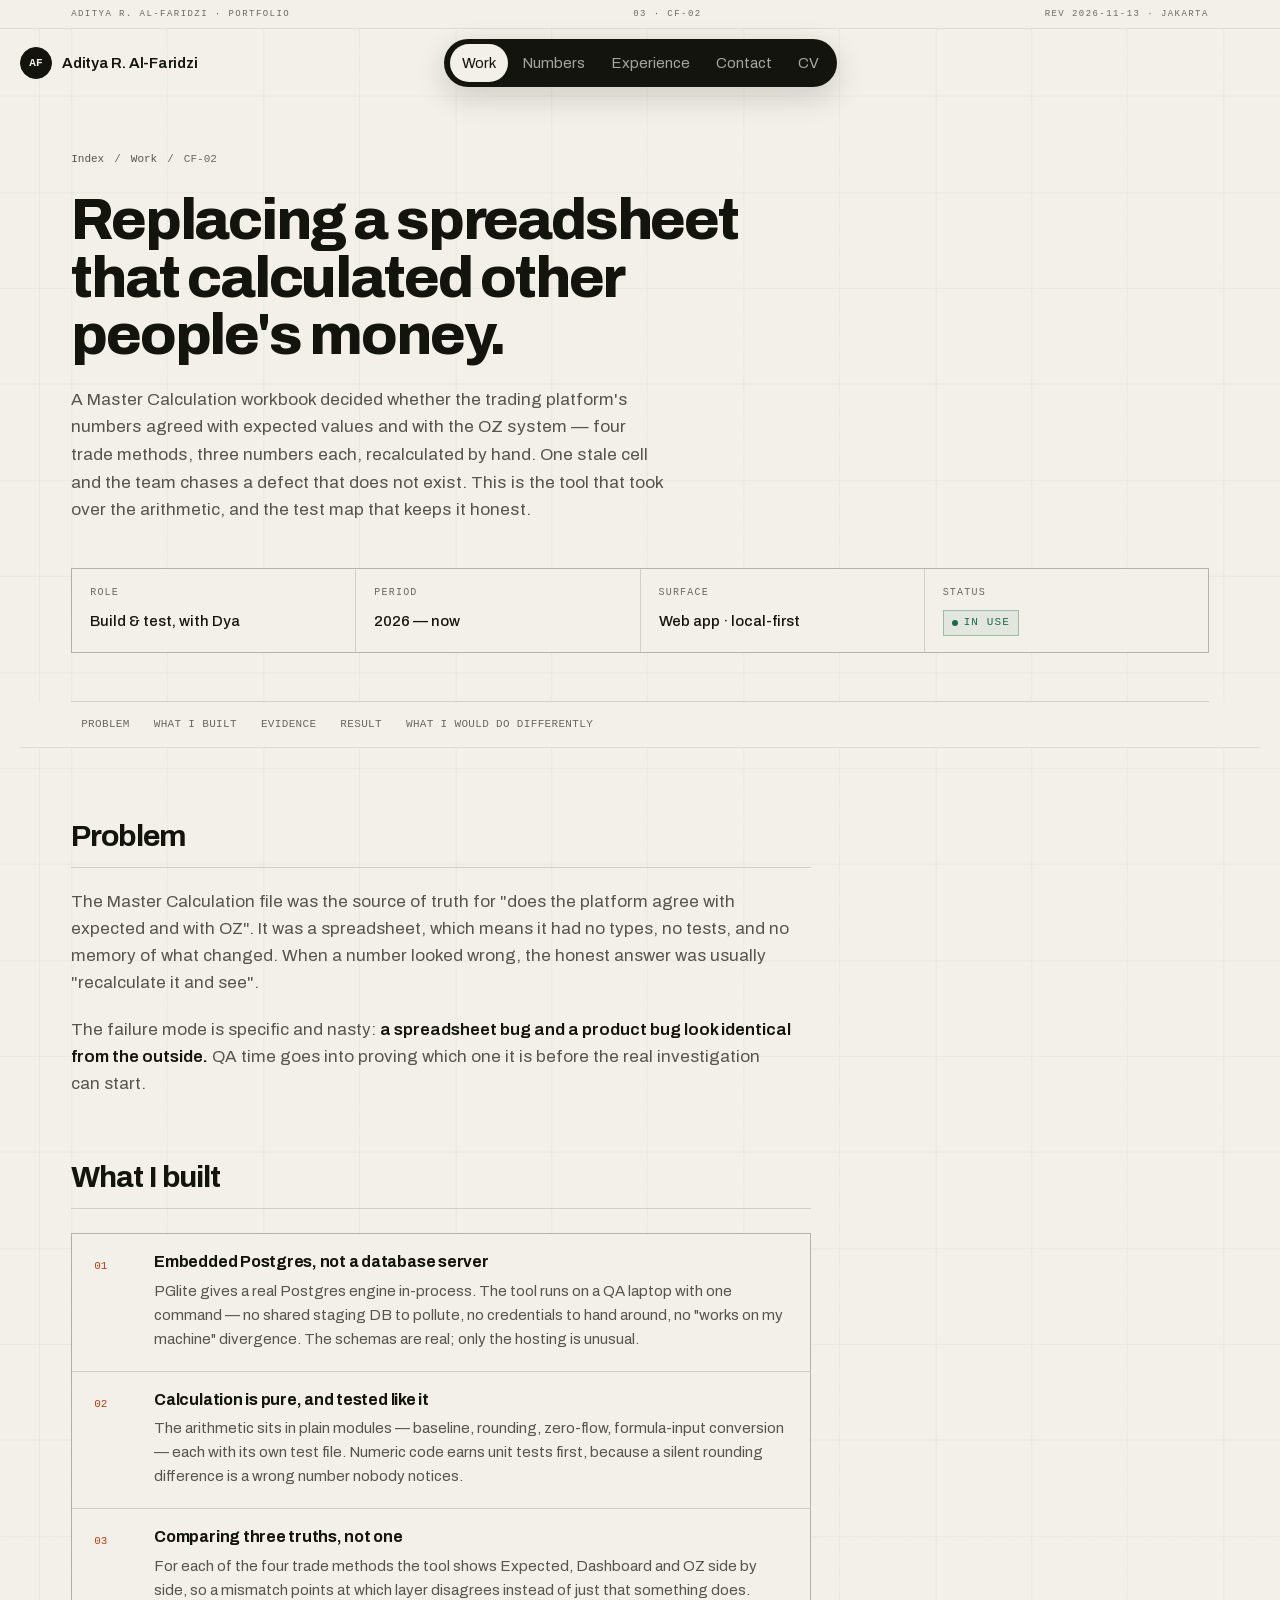
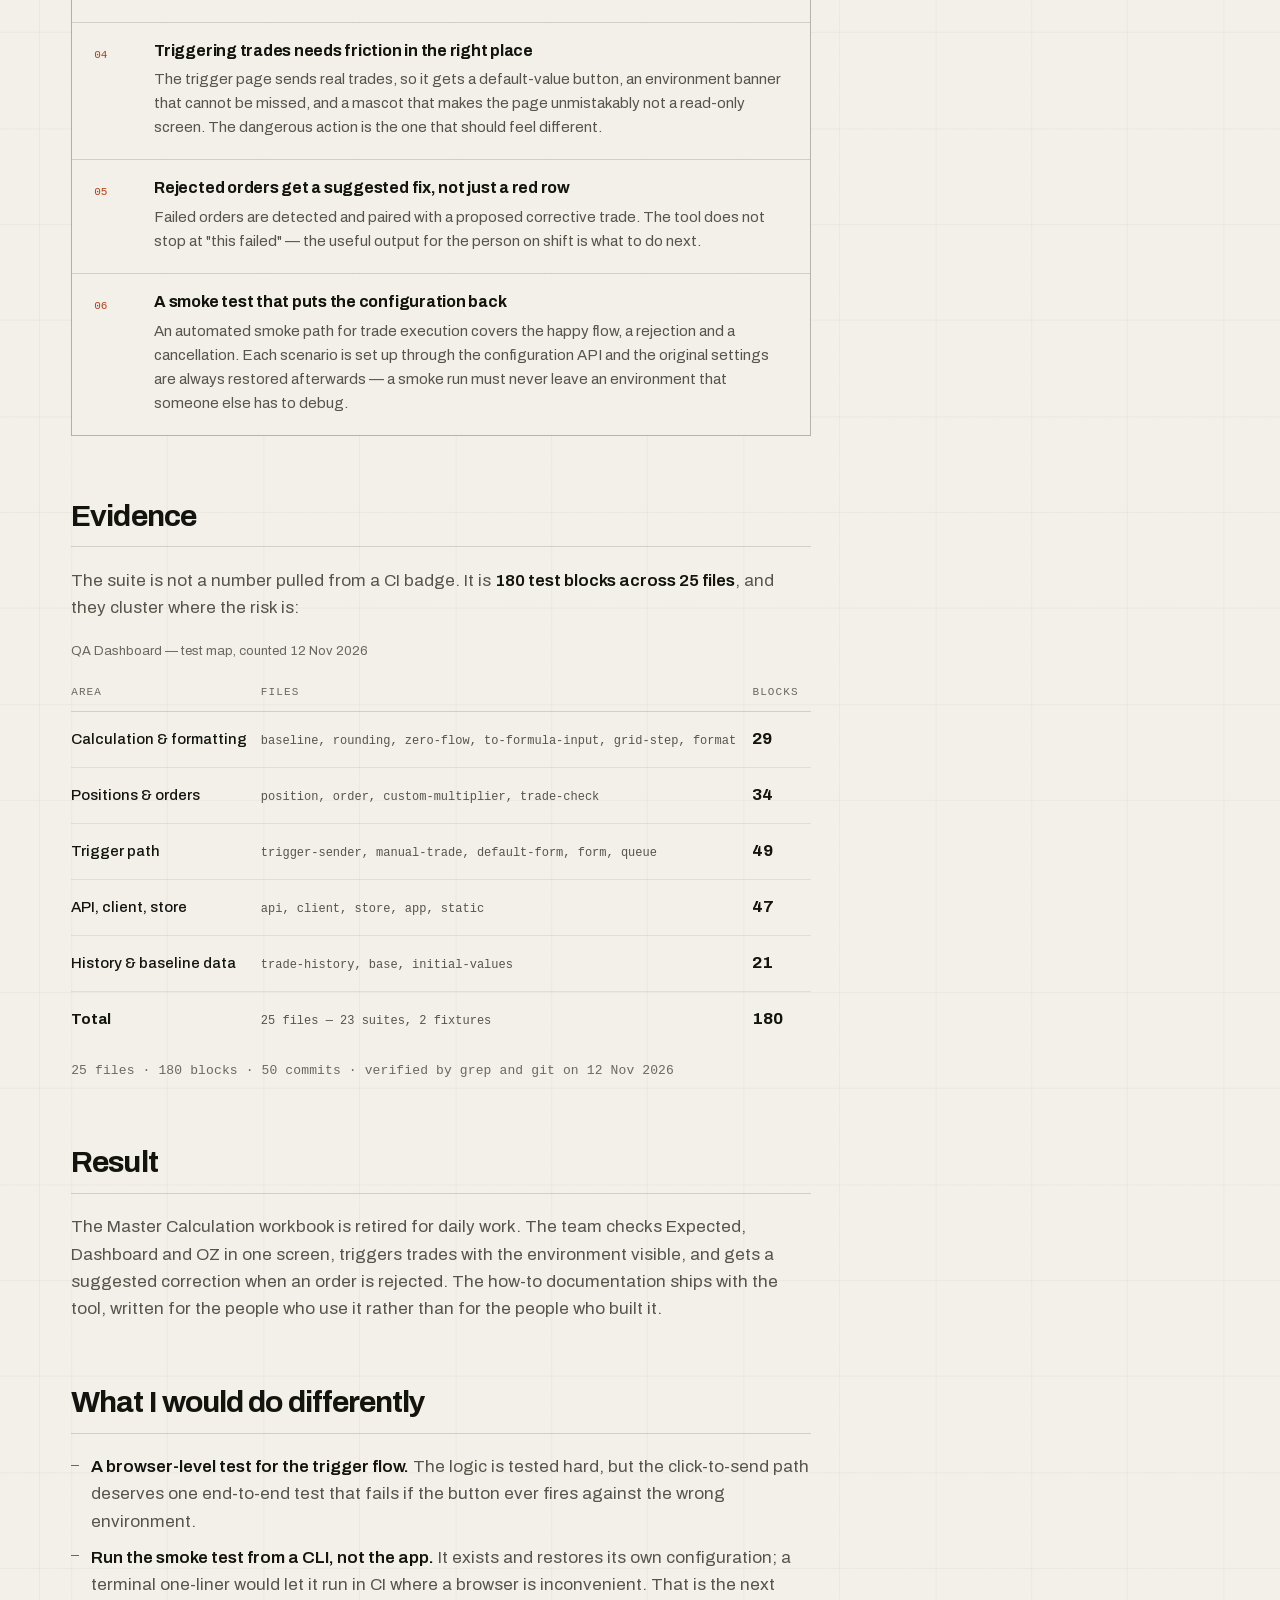
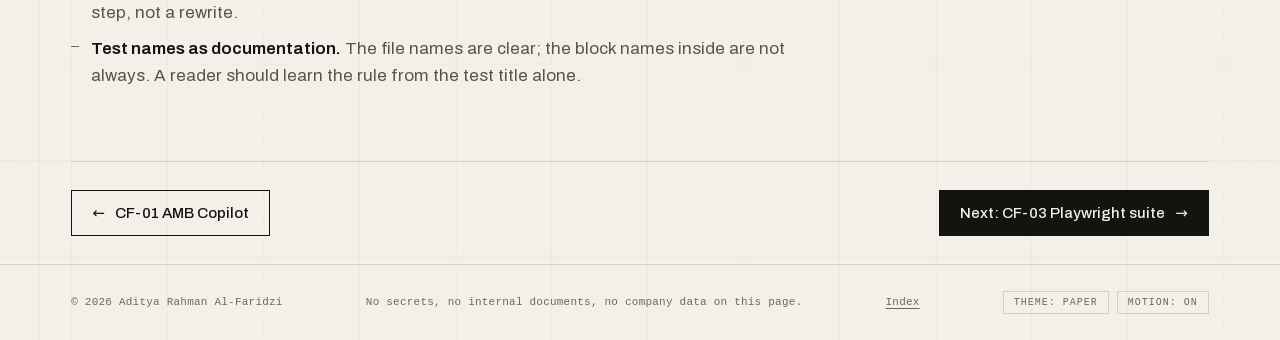
<file: qa-dashboard.html>
<!DOCTYPE html>
<html lang="en">
<head>
<meta charset="utf-8">
<meta name="viewport" content="width=device-width, initial-scale=1">
<title>CF-02 · QA Dashboard — Aditya Rahman Al-Faridzi</title>
<meta name="description" content="Case file: replacing a Master Calculation spreadsheet with a tested calculation and trade-trigger tool. 180 test blocks, 50 commits.">
<meta name="theme-color" content="#f2f0e9">
<meta property="og:image" content="https://adityalfaridzii.github.io/portfolio-2026/assets/img/og.png">
<meta property="og:image:width" content="1200">
<meta property="og:image:height" content="630">
<meta property="og:image:alt" content="Aditya Rahman Al-Faridzi, senior QA engineer — I test the tools that test the money.">
<meta name="twitter:card" content="summary_large_image">
<link rel="icon" href="data:image/svg+xml,%3Csvg xmlns='http://www.w3.org/2000/svg' viewBox='0 0 32 32'%3E%3Crect width='32' height='32' fill='%2314140f'/%3E%3Ctext x='16' y='22' font-family='monospace' font-size='13' fill='%23f2f0e9' text-anchor='middle'%3EA%3C/text%3E%3C/svg%3E">
<link rel="preload" href="assets/fonts/archivo.woff2" as="font" type="font/woff2" crossorigin>
<link rel="stylesheet" href="assets/style.css">
<script>(function(){var r=document.documentElement,s=null,t=null;try{s=localStorage.getItem('af-motion');t=localStorage.getItem('af-theme')}catch(e){}var on=s?s==='on':!matchMedia('(prefers-reduced-motion: reduce)').matches;r.dataset.motion=on?'on':'off';if(on)r.classList.add('motion');if(t)r.dataset.theme=t})()</script>
</head>
<body>
<a class="skip" href="#main">Skip to content</a>

<header class="site-head">
  <div class="wrap head-inner">
    <a class="brand" href="index.html"><span class="monogram" aria-hidden="true">AF</span>
        <span class="brand-name">Aditya R. Al-Faridzi</span></a>
    <nav class="nav" aria-label="Primary">
      <a href="index.html#work" aria-current="page">Work</a>
      <a href="index.html#numbers">Numbers</a>
      <a href="index.html#experience">Experience</a>
      <a href="index.html#contact">Contact</a>
      <a class="nav-keep" href="cv.html">CV</a>
    </nav>
  </div>
</header>

<main id="main">
  <article>
    <div class="wrap">
      <div class="case-head">
        <div class="crumbs">
          <a href="index.html">Index</a><span aria-hidden="true">/</span>
          <a href="index.html#work">Work</a><span aria-hidden="true">/</span>
          <span>CF-02</span>
        </div>
        <h1>Replacing a spreadsheet that calculated other people's money.</h1>
        <p class="summary">
          A Master Calculation workbook decided whether the trading platform's numbers agreed with
          expected values and with the OZ system — four trade methods, three numbers each, recalculated
          by hand. One stale cell and the team chases a defect that does not exist. This is the tool
          that took over the arithmetic, and the test map that keeps it honest.
        </p>

        <dl class="meta-grid">
          <div class="meta-cell"><dt>Role</dt><dd>Build &amp; test, with Dya</dd></div>
          <div class="meta-cell"><dt>Period</dt><dd>2026 — now</dd></div>
          <div class="meta-cell"><dt>Surface</dt><dd>Web app · local-first</dd></div>
          <div class="meta-cell"><dt>Status</dt><dd><span class="badge badge--ok">In use</span></dd></div>
        </dl>
      </div>

      <div class="prose">
        <h2>Problem</h2>
        <p>
          The Master Calculation file was the source of truth for "does the platform agree with
          expected and with OZ". It was a spreadsheet, which means it had no types, no tests, and no
          memory of what changed. When a number looked wrong, the honest answer was usually
          <em>"recalculate it and see"</em>.
        </p>
        <p>
          The failure mode is specific and nasty: <strong>a spreadsheet bug and a product bug look
          identical from the outside.</strong> QA time goes into proving which one it is before the
          real investigation can start.
        </p>

        <h2>What I built</h2>
        <div class="decisions">
          <div class="decision">
            <span class="n">01</span>
            <div>
              <h3>Embedded Postgres, not a database server</h3>
              <p>PGlite gives a real Postgres engine in-process. The tool runs on a QA laptop with one command — no shared staging DB to pollute, no credentials to hand around, no "works on my machine" divergence. The schemas are real; only the hosting is unusual.</p>
            </div>
          </div>
          <div class="decision">
            <span class="n">02</span>
            <div>
              <h3>Calculation is pure, and tested like it</h3>
              <p>The arithmetic sits in plain modules — baseline, rounding, zero-flow, formula-input conversion — each with its own test file. Numeric code earns unit tests first, because a silent rounding difference is a wrong number nobody notices.</p>
            </div>
          </div>
          <div class="decision">
            <span class="n">03</span>
            <div>
              <h3>Comparing three truths, not one</h3>
              <p>For each of the four trade methods the tool shows Expected, Dashboard and OZ side by side, so a mismatch points at <em>which</em> layer disagrees instead of just that something does.</p>
            </div>
          </div>
          <div class="decision">
            <span class="n">04</span>
            <div>
              <h3>Triggering trades needs friction in the right place</h3>
              <p>The trigger page sends real trades, so it gets a default-value button, an environment banner that cannot be missed, and a mascot that makes the page unmistakably <em>not</em> a read-only screen. The dangerous action is the one that should feel different.</p>
            </div>
          </div>
          <div class="decision">
            <span class="n">05</span>
            <div>
              <h3>Rejected orders get a suggested fix, not just a red row</h3>
              <p>Failed orders are detected and paired with a proposed corrective trade. The tool does not stop at "this failed" — the useful output for the person on shift is what to do next.</p>
            </div>
          </div>
          <div class="decision">
            <span class="n">06</span>
            <div>
              <h3>A smoke test that puts the configuration back</h3>
              <p>An automated smoke path for trade execution covers the happy flow, a rejection and a cancellation. Each scenario is set up through the configuration API and the original settings are always restored afterwards — a smoke run must never leave an environment that someone else has to debug.</p>
            </div>
          </div>
        </div>

        <h2>Evidence</h2>
        <p>
          The suite is not a number pulled from a CI badge. It is <strong>180 test blocks across 25
          files</strong>, and they cluster where the risk is:
        </p>
        <table class="ledger" data-keep-src>
          <caption>QA Dashboard — test map, counted 12 Nov 2026</caption>
          <thead>
            <tr><th scope="col">Area</th><th scope="col">Files</th><th scope="col">Blocks</th></tr>
          </thead>
          <tbody>
            <tr><td class="claim">Calculation &amp; formatting</td><td class="src">baseline, rounding, zero-flow, to-formula-input, grid-step, format</td><td class="val">29</td></tr>
            <tr><td class="claim">Positions &amp; orders</td><td class="src">position, order, custom-multiplier, trade-check</td><td class="val">34</td></tr>
            <tr><td class="claim">Trigger path</td><td class="src">trigger-sender, manual-trade, default-form, form, queue</td><td class="val">49</td></tr>
            <tr><td class="claim">API, client, store</td><td class="src">api, client, store, app, static</td><td class="val">47</td></tr>
            <tr><td class="claim">History &amp; baseline data</td><td class="src">trade-history, base, initial-values</td><td class="val">21</td></tr>
            <tr><td class="claim"><strong>Total</strong></td><td class="src">25 files — 23 suites, 2 fixtures</td><td class="val">180</td></tr>
          </tbody>
        </table>
        <p class="mono" style="color:var(--faint)">
          25 files · 180 blocks · 50 commits · verified by grep and git on 12 Nov 2026
        </p>

        <h2>Result</h2>
        <p>
          The Master Calculation workbook is retired for daily work. The team checks Expected,
          Dashboard and OZ in one screen, triggers trades with the environment visible, and gets a
          suggested correction when an order is rejected. The how-to documentation ships with the tool,
          written for the people who use it rather than for the people who built it.
        </p>

        <h2>What I would do differently</h2>
        <ul>
          <li><strong>A browser-level test for the trigger flow.</strong> The logic is tested hard, but
            the click-to-send path deserves one end-to-end test that fails if the button ever fires
            against the wrong environment.</li>
          <li><strong>Run the smoke test from a CLI, not the app.</strong> It exists and restores its own
            configuration; a terminal one-liner would let it run in CI where a browser is inconvenient.
            That is the next step, not a rewrite.</li>
          <li><strong>Test names as documentation.</strong> The file names are clear; the block names
            inside are not always. A reader should learn the rule from the test title alone.</li>
        </ul>
      </div>

      <nav class="case-nav" aria-label="Case files">
        <a class="btn btn--quiet" href="amb-copilot.html"><span aria-hidden="true">←</span> CF-01 AMB Copilot</a>
        <a class="btn" href="automation.html">Next: CF-03 Playwright suite <span class="arrow" aria-hidden="true">→</span></a>
      </nav>
    </div>
  </article>
</main>

<footer class="site-foot">
  <div class="wrap foot-inner">
    <span>© <span data-year>2026</span> Aditya Rahman Al-Faridzi</span>
    <span>No secrets, no internal documents, no company data on this page.</span>
    <a href="index.html">Index</a>
  </div>
</footer>

<script src="assets/main.js" defer></script>
</body>
</html>
</file>
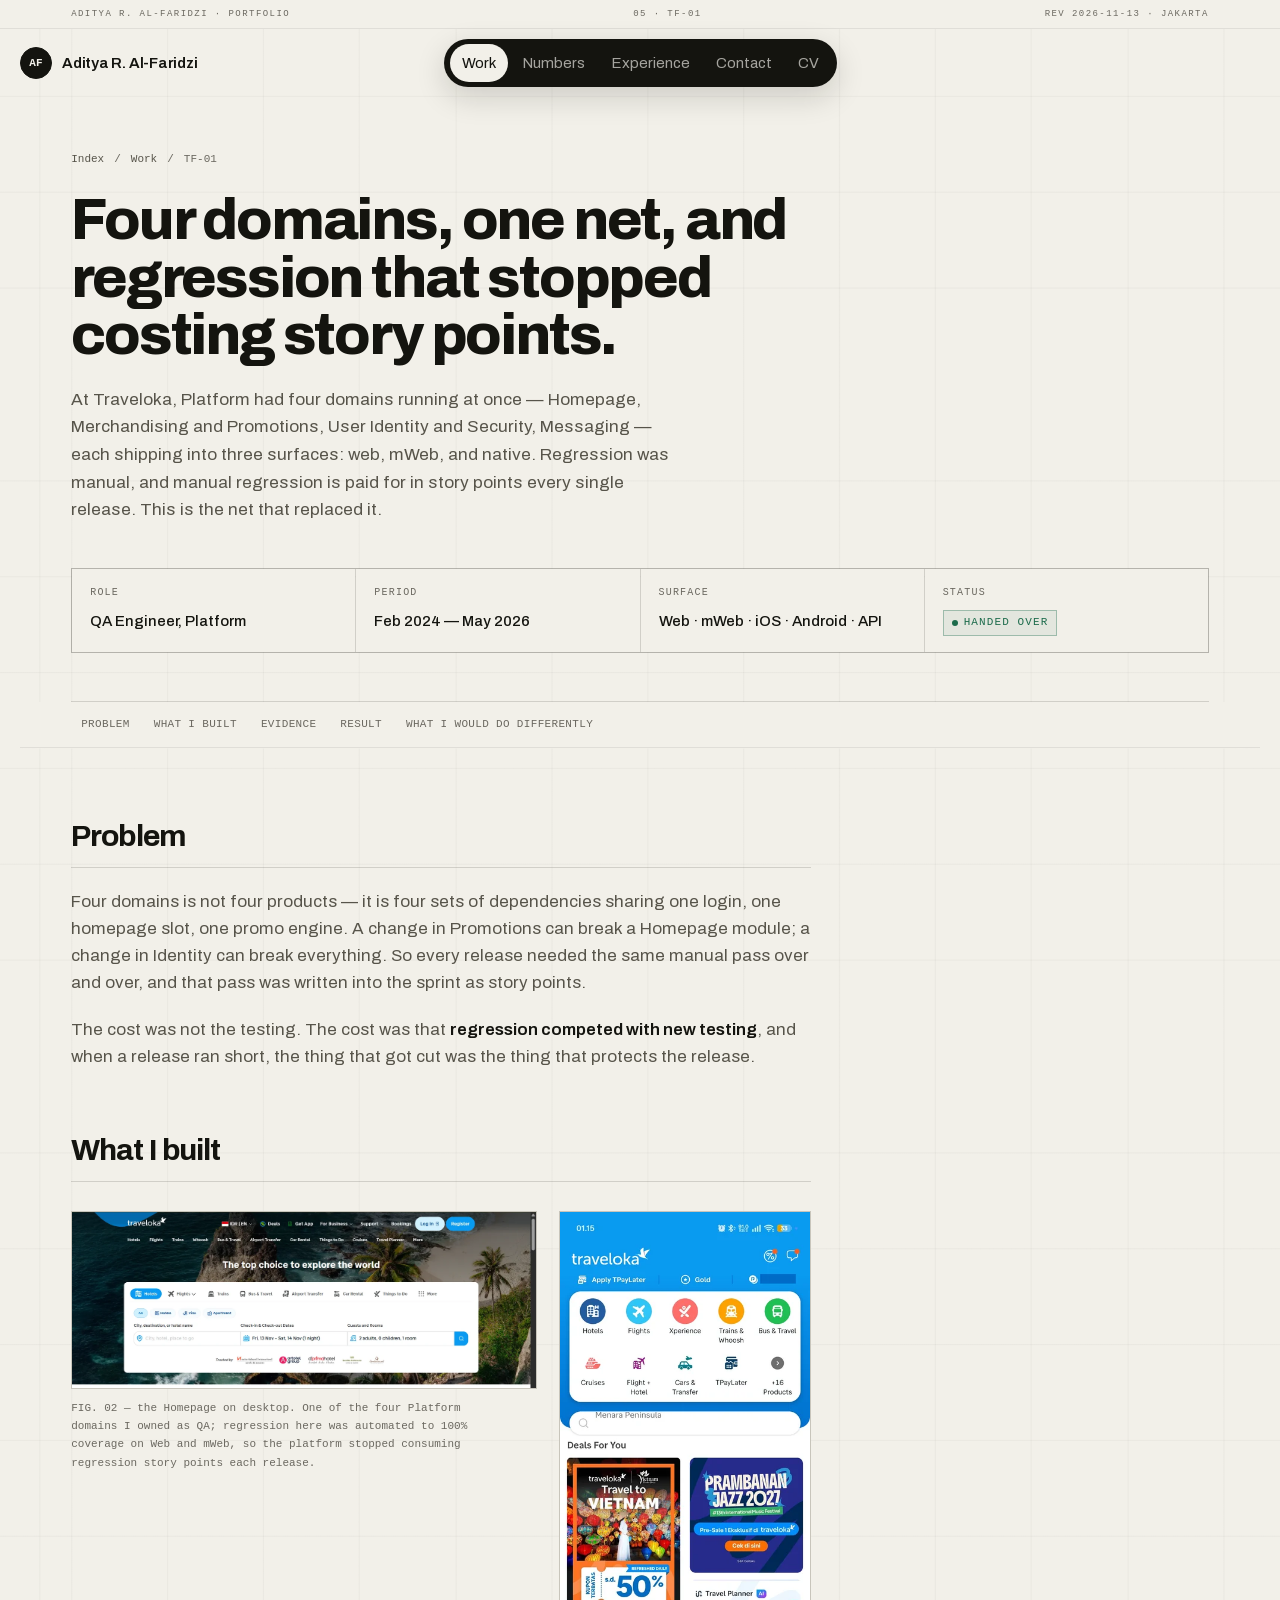
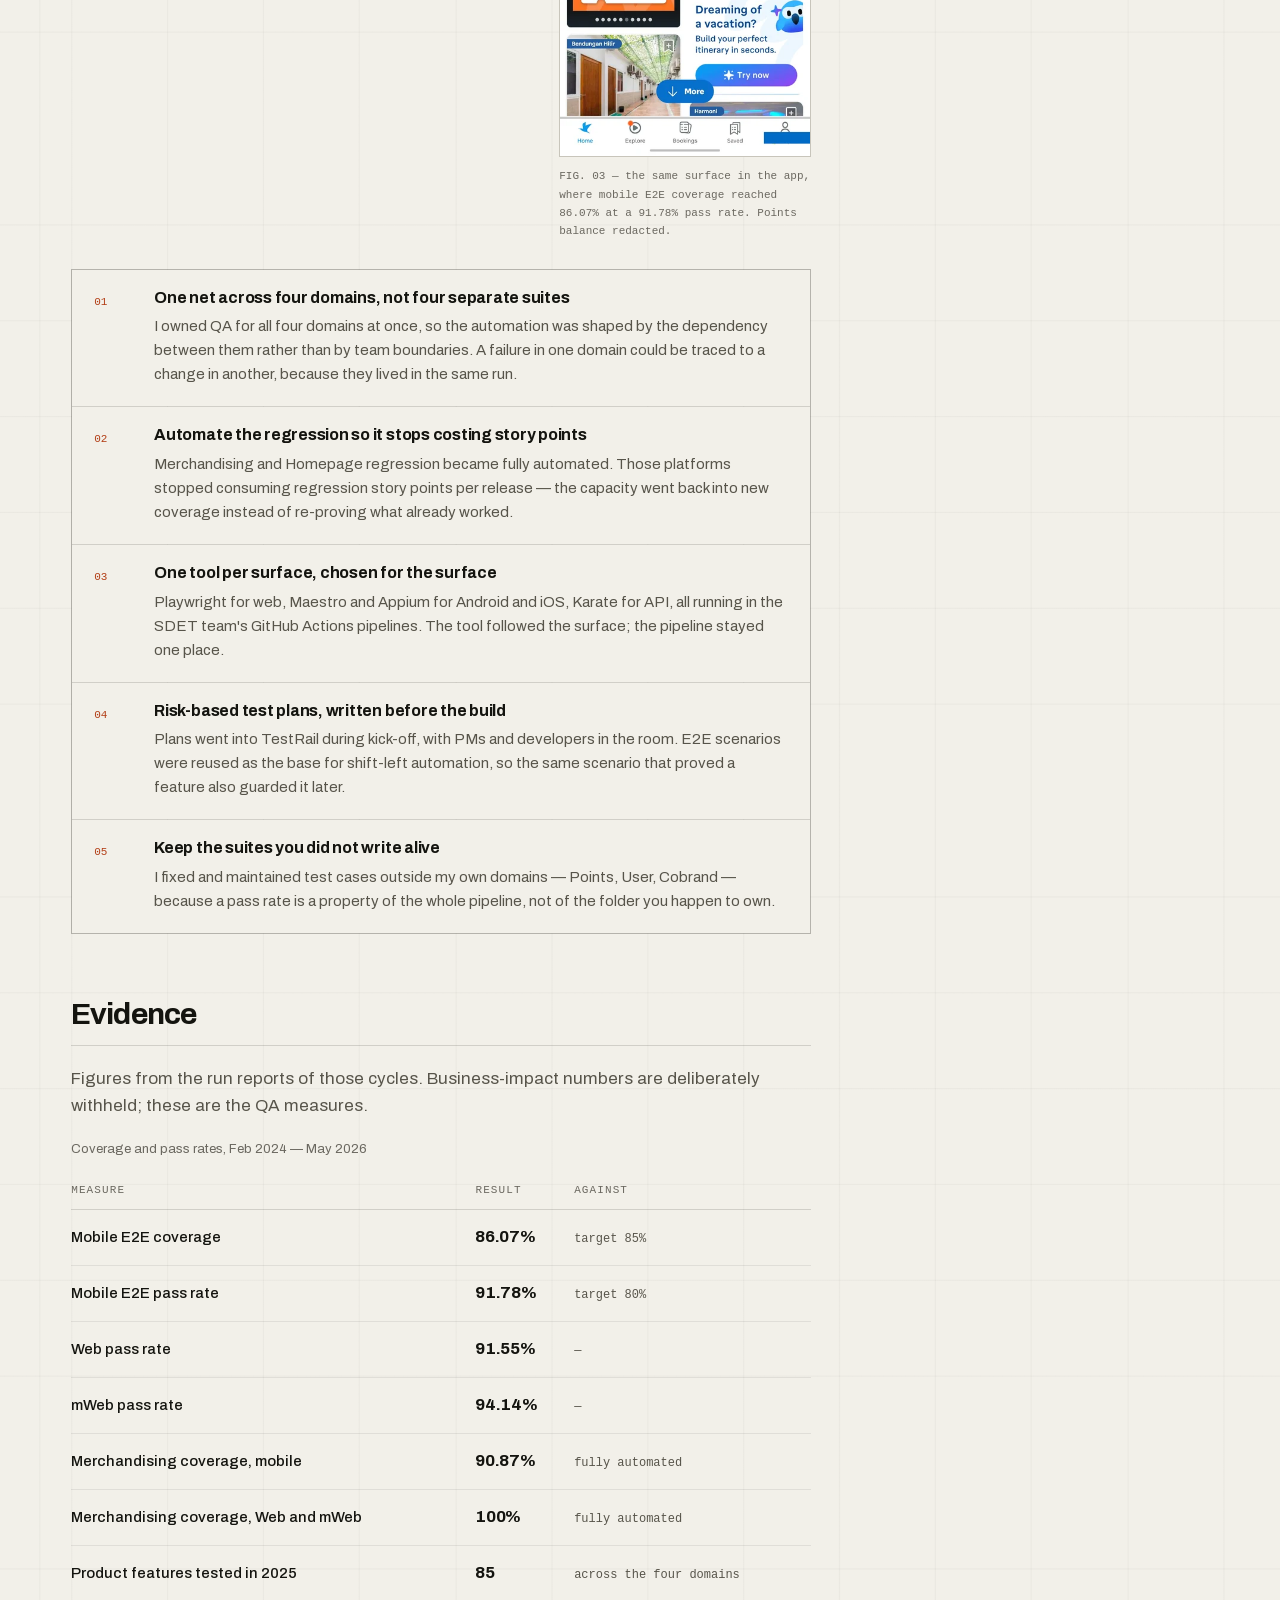
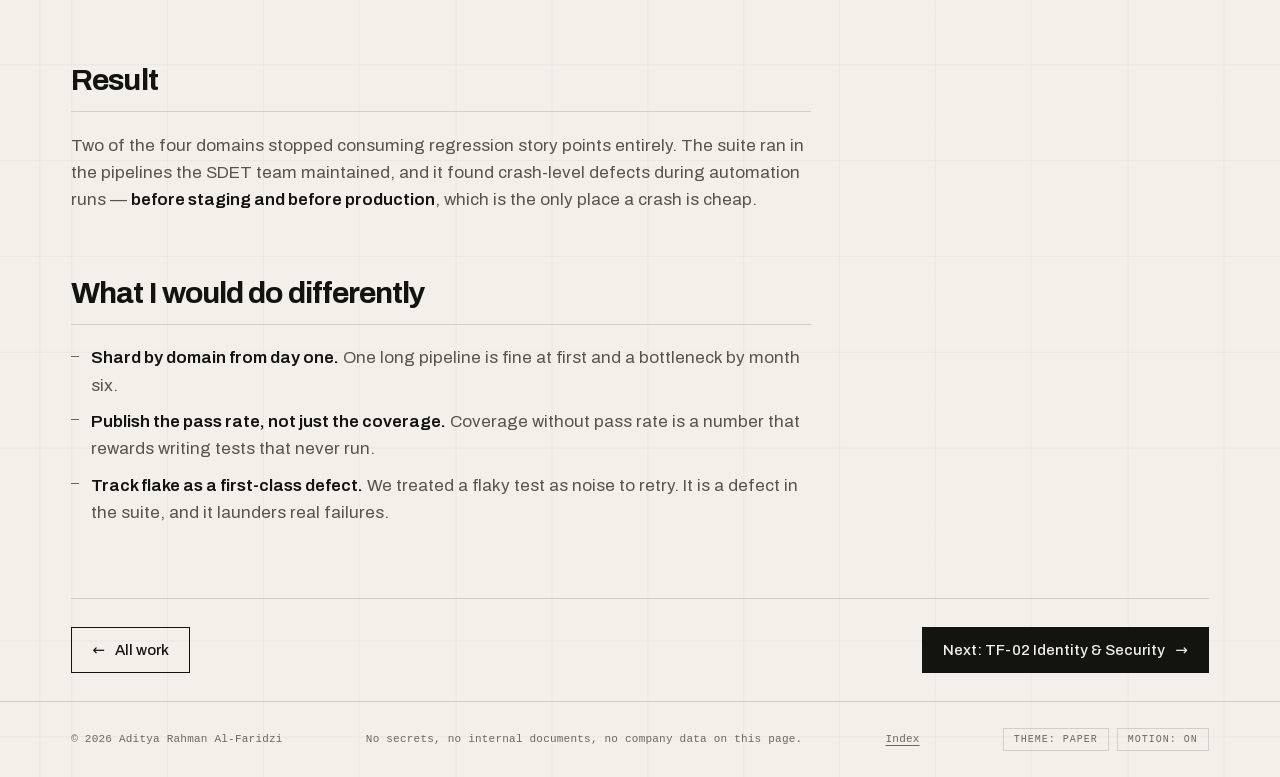
<file: traveloka-automation.html>
<!DOCTYPE html>
<html lang="en">
<head>
<meta charset="utf-8">
<meta name="viewport" content="width=device-width, initial-scale=1">
<title>TF-01 · Cross-squad automation at Traveloka — Aditya Rahman Al-Faridzi</title>
<meta name="description" content="Case file: cross-squad automation across four Platform domains at Traveloka — coverage, pass rates, and the regression work that stopped costing story points.">
<meta name="theme-color" content="#f2f0e9">
<meta property="og:image" content="https://adityalfaridzii.github.io/portfolio-2026/assets/img/og.png">
<meta property="og:image:width" content="1200">
<meta property="og:image:height" content="630">
<meta property="og:image:alt" content="Aditya Rahman Al-Faridzi, senior QA engineer — I test the tools that test the money.">
<meta name="twitter:card" content="summary_large_image">
<link rel="icon" href="data:image/svg+xml,%3Csvg xmlns='http://www.w3.org/2000/svg' viewBox='0 0 32 32'%3E%3Crect width='32' height='32' fill='%2314140f'/%3E%3Ctext x='16' y='22' font-family='monospace' font-size='13' fill='%23f2f0e9' text-anchor='middle'%3EA%3C/text%3E%3C/svg%3E">
<link rel="preload" href="assets/fonts/archivo.woff2" as="font" type="font/woff2" crossorigin>
<link rel="stylesheet" href="assets/style.css">
<script>(function(){var r=document.documentElement,s=null,t=null;try{s=localStorage.getItem('af-motion');t=localStorage.getItem('af-theme')}catch(e){}var on=s?s==='on':!matchMedia('(prefers-reduced-motion: reduce)').matches;r.dataset.motion=on?'on':'off';if(on)r.classList.add('motion');if(t)r.dataset.theme=t})()</script>
</head>
<body>
<a class="skip" href="#main">Skip to content</a>

<header class="site-head">
  <div class="wrap head-inner">
    <a class="brand" href="index.html" aria-label="Aditya Rahman Al-Faridzi, home">
      <span class="monogram" aria-hidden="true">AF</span>
        <span class="brand-name">Aditya R. Al-Faridzi</span>
    </a>
    <nav class="nav" aria-label="Primary">
      <a href="index.html#work" aria-current="page">Work</a>
      <a href="index.html#numbers">Numbers</a>
      <a href="index.html#experience">Experience</a>
      <a href="index.html#contact">Contact</a>
      <a class="nav-keep" href="cv.html">CV</a>
    </nav>
  </div>
</header>

<main id="main">
  <article>
    <div class="wrap">
      <div class="case-head">
        <div class="crumbs">
          <a href="index.html">Index</a><span aria-hidden="true">/</span>
          <a href="index.html#work">Work</a><span aria-hidden="true">/</span>
          <span>TF-01</span>
        </div>
        <h1>Four domains, one net, and regression that stopped costing story points.</h1>
        <p class="summary">
          At Traveloka, Platform had four domains running at once — Homepage, Merchandising and
          Promotions, User Identity and Security, Messaging — each shipping into three surfaces:
          web, mWeb, and native. Regression was manual, and manual regression is paid for in story
          points every single release. This is the net that replaced it.
        </p>

        <dl class="meta-grid">
          <div class="meta-cell"><dt>Role</dt><dd>QA Engineer, Platform</dd></div>
          <div class="meta-cell"><dt>Period</dt><dd>Feb 2024 — May 2026</dd></div>
          <div class="meta-cell"><dt>Surface</dt><dd>Web · mWeb · iOS · Android · API</dd></div>
          <div class="meta-cell"><dt>Status</dt><dd><span class="badge badge--ok">Handed over</span></dd></div>
        </dl>
      </div>

      <div class="prose">
        <h2>Problem</h2>
        <p>
          Four domains is not four products — it is four sets of dependencies sharing one login, one
          homepage slot, one promo engine. A change in Promotions can break a Homepage module; a
          change in Identity can break everything. So every release needed the same manual pass over
          and over, and that pass was written into the sprint as story points.
        </p>
        <p>
          The cost was not the testing. The cost was that <strong>regression competed with new
          testing</strong>, and when a release ran short, the thing that got cut was the thing that
          protects the release.
        </p>

        <h2>What I built</h2>
        <div class="figure-pair">
          <figure>
            <img src="assets/img/traveloka-web.webp" width="1240" height="471" loading="lazy"
                 alt="The Traveloka homepage on desktop: navigation, search module for hotels, flights and trains, and a row of new-user coupons.">
            <figcaption>
              FIG. 02 — the Homepage on desktop. One of the four Platform domains I owned as QA;
              regression here was automated to 100% coverage on Web and mWeb, so the platform stopped
              consuming regression story points each release.
            </figcaption>
          </figure>
          <figure>
            <img src="assets/img/traveloka-app.webp" width="420" height="915" loading="lazy"
                 alt="The Traveloka app home screen: product shortcuts, deals and the travel planner entry point. The points balance is redacted.">
            <figcaption>
              FIG. 03 — the same surface in the app, where mobile E2E coverage reached 86.07% at a
              91.78% pass rate. Points balance redacted.
            </figcaption>
          </figure>
        </div>
        <div class="decisions">
          <div class="decision">
            <span class="n">01</span>
            <div>
              <h3>One net across four domains, not four separate suites</h3>
              <p>I owned QA for all four domains at once, so the automation was shaped by the dependency between them rather than by team boundaries. A failure in one domain could be traced to a change in another, because they lived in the same run.</p>
            </div>
          </div>
          <div class="decision">
            <span class="n">02</span>
            <div>
              <h3>Automate the regression so it stops costing story points</h3>
              <p>Merchandising and Homepage regression became fully automated. Those platforms stopped consuming regression story points per release — the capacity went back into new coverage instead of re-proving what already worked.</p>
            </div>
          </div>
          <div class="decision">
            <span class="n">03</span>
            <div>
              <h3>One tool per surface, chosen for the surface</h3>
              <p>Playwright for web, Maestro and Appium for Android and iOS, Karate for API, all running in the SDET team's GitHub Actions pipelines. The tool followed the surface; the pipeline stayed one place.</p>
            </div>
          </div>
          <div class="decision">
            <span class="n">04</span>
            <div>
              <h3>Risk-based test plans, written before the build</h3>
              <p>Plans went into TestRail during kick-off, with PMs and developers in the room. E2E scenarios were reused as the base for shift-left automation, so the same scenario that proved a feature also guarded it later.</p>
            </div>
          </div>
          <div class="decision">
            <span class="n">05</span>
            <div>
              <h3>Keep the suites you did not write alive</h3>
              <p>I fixed and maintained test cases outside my own domains — Points, User, Cobrand — because a pass rate is a property of the whole pipeline, not of the folder you happen to own.</p>
            </div>
          </div>
        </div>

        <h2>Evidence</h2>
        <p>Figures from the run reports of those cycles. Business-impact numbers are deliberately withheld; these are the QA measures.</p>
        <table class="ledger">
          <caption>Coverage and pass rates, Feb 2024 — May 2026</caption>
          <thead>
            <tr><th scope="col">Measure</th><th scope="col">Result</th><th scope="col">Against</th></tr>
          </thead>
          <tbody>
            <tr><td class="claim">Mobile E2E coverage</td><td class="val">86.07%</td><td class="src">target 85%</td></tr>
            <tr><td class="claim">Mobile E2E pass rate</td><td class="val">91.78%</td><td class="src">target 80%</td></tr>
            <tr><td class="claim">Web pass rate</td><td class="val">91.55%</td><td class="src">—</td></tr>
            <tr><td class="claim">mWeb pass rate</td><td class="val">94.14%</td><td class="src">—</td></tr>
            <tr><td class="claim">Merchandising coverage, mobile</td><td class="val">90.87%</td><td class="src">fully automated</td></tr>
            <tr><td class="claim">Merchandising coverage, Web and mWeb</td><td class="val">100%</td><td class="src">fully automated</td></tr>
            <tr><td class="claim">Product features tested in 2025</td><td class="val">85</td><td class="src">across the four domains</td></tr>
          </tbody>
        </table>

        <h2>Result</h2>
        <p>
          Two of the four domains stopped consuming regression story points entirely. The suite ran in
          the pipelines the SDET team maintained, and it found crash-level defects during automation
          runs — <strong>before staging and before production</strong>, which is the only place a
          crash is cheap.
        </p>

        <h2>What I would do differently</h2>
        <ul>
          <li><strong>Shard by domain from day one.</strong> One long pipeline is fine at first and a
            bottleneck by month six.</li>
          <li><strong>Publish the pass rate, not just the coverage.</strong> Coverage without pass rate
            is a number that rewards writing tests that never run.</li>
          <li><strong>Track flake as a first-class defect.</strong> We treated a flaky test as noise to
            retry. It is a defect in the suite, and it launders real failures.</li>
        </ul>
      </div>

      <nav class="case-nav" aria-label="Case files">
        <a class="btn btn--quiet" href="index.html#work"><span aria-hidden="true">←</span> All work</a>
        <a class="btn" href="traveloka-identity.html">Next: TF-02 Identity &amp; Security <span class="arrow" aria-hidden="true">→</span></a>
      </nav>
    </div>
  </article>
</main>

<footer class="site-foot">
  <div class="wrap foot-inner">
    <span>© <span data-year>2026</span> Aditya Rahman Al-Faridzi</span>
    <span>No secrets, no internal documents, no company data on this page.</span>
    <a href="index.html">Index</a>
  </div>
</footer>

<script src="assets/main.js" defer></script>
</body>
</html>
</file>
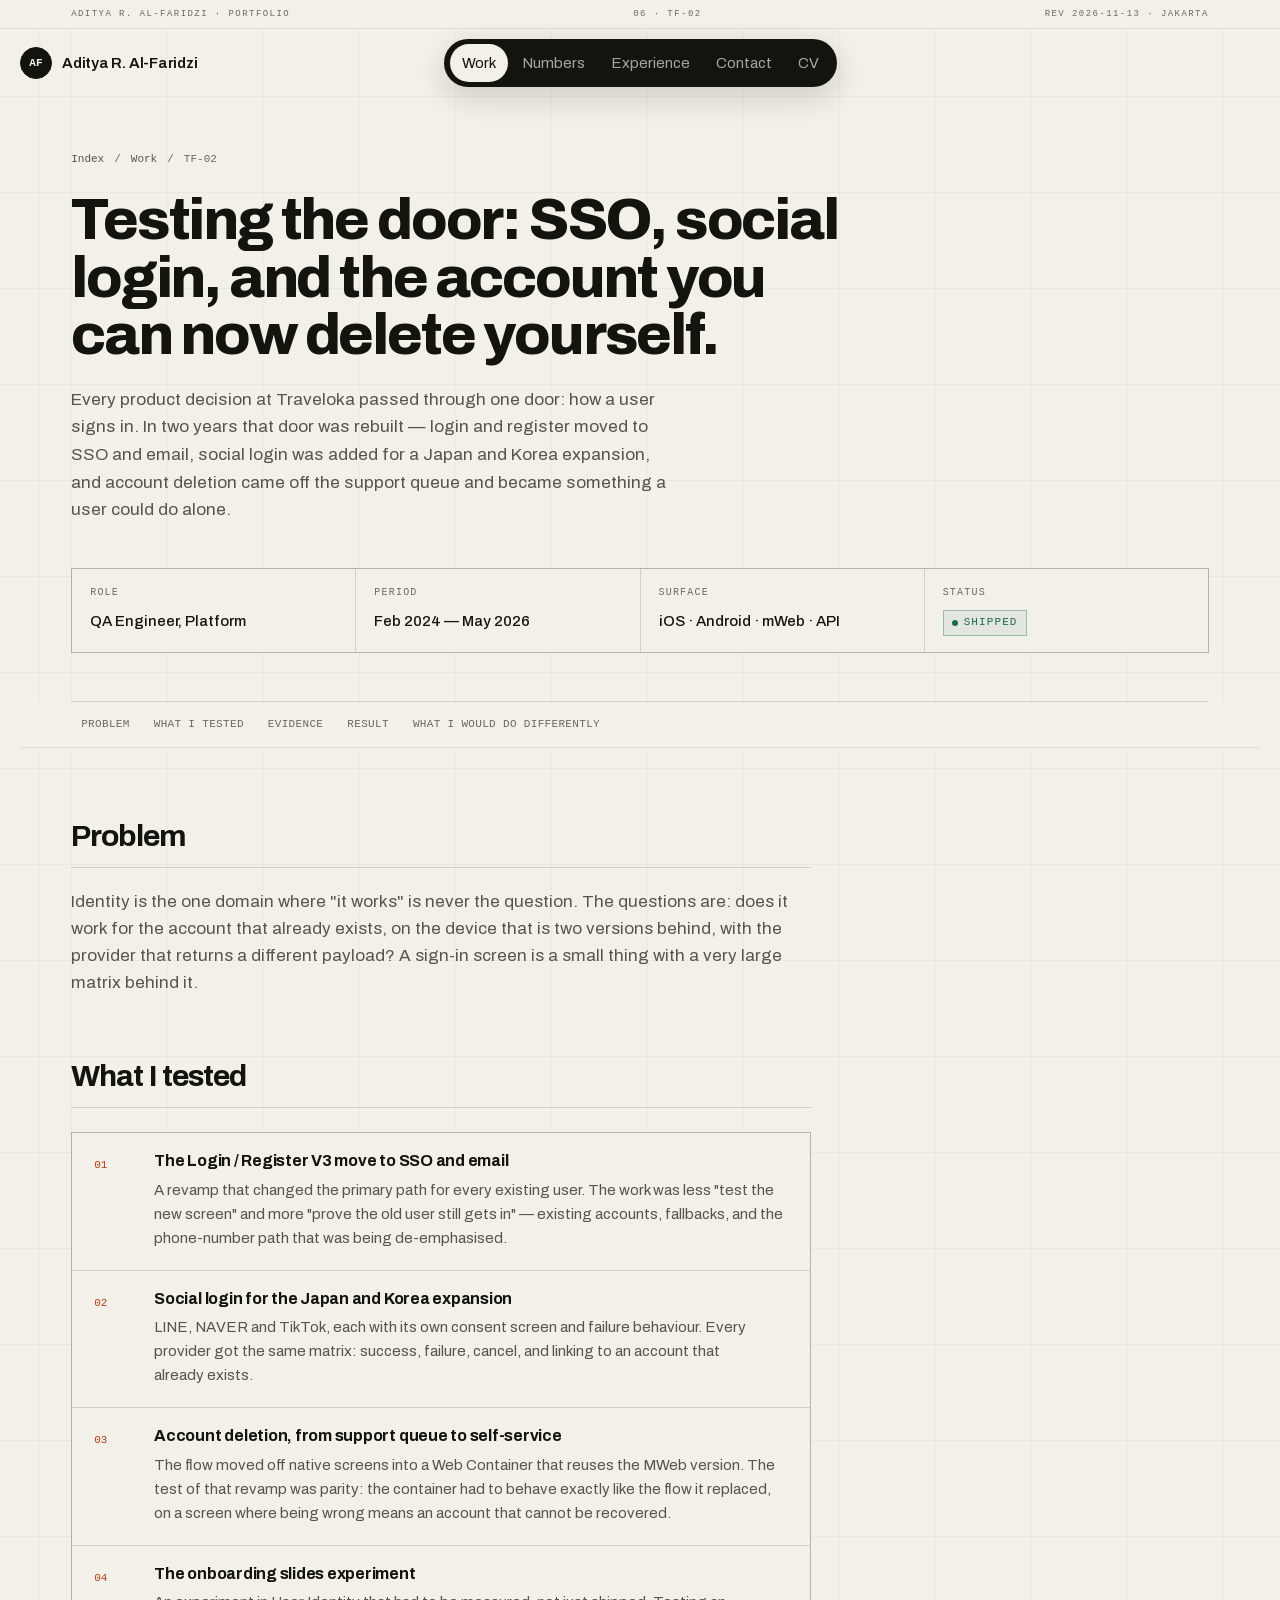
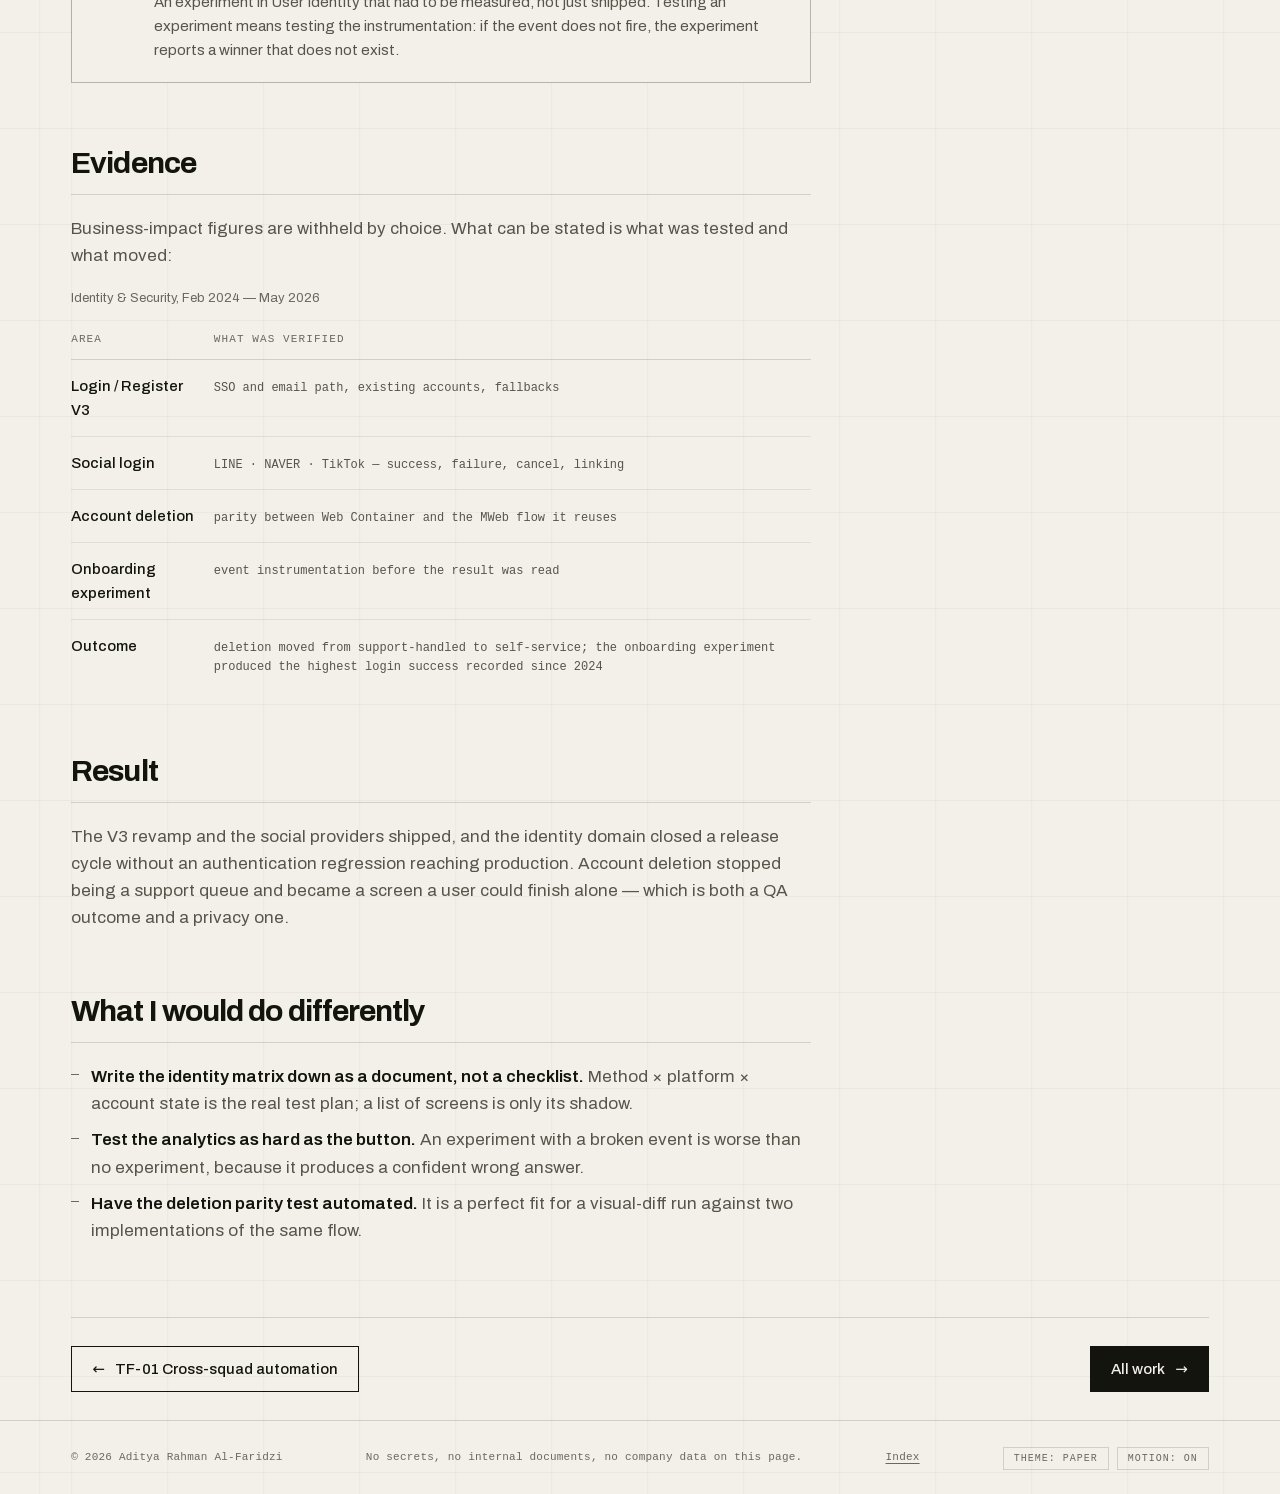
<file: traveloka-identity.html>
<!DOCTYPE html>
<html lang="en">
<head>
<meta charset="utf-8">
<meta name="viewport" content="width=device-width, initial-scale=1">
<title>TF-02 · Identity &amp; Security at Traveloka — Aditya Rahman Al-Faridzi</title>
<meta name="description" content="Case file: QA for the SSO and email sign-in revamp, social login for Japan and Korea, and account deletion moving from the support queue to self-service.">
<meta name="theme-color" content="#f2f0e9">
<meta property="og:image" content="https://adityalfaridzii.github.io/portfolio-2026/assets/img/og.png">
<meta property="og:image:width" content="1200">
<meta property="og:image:height" content="630">
<meta property="og:image:alt" content="Aditya Rahman Al-Faridzi, senior QA engineer — I test the tools that test the money.">
<meta name="twitter:card" content="summary_large_image">
<link rel="icon" href="data:image/svg+xml,%3Csvg xmlns='http://www.w3.org/2000/svg' viewBox='0 0 32 32'%3E%3Crect width='32' height='32' fill='%2314140f'/%3E%3Ctext x='16' y='22' font-family='monospace' font-size='13' fill='%23f2f0e9' text-anchor='middle'%3EA%3C/text%3E%3C/svg%3E">
<link rel="preload" href="assets/fonts/archivo.woff2" as="font" type="font/woff2" crossorigin>
<link rel="stylesheet" href="assets/style.css">
<script>(function(){var r=document.documentElement,s=null,t=null;try{s=localStorage.getItem('af-motion');t=localStorage.getItem('af-theme')}catch(e){}var on=s?s==='on':!matchMedia('(prefers-reduced-motion: reduce)').matches;r.dataset.motion=on?'on':'off';if(on)r.classList.add('motion');if(t)r.dataset.theme=t})()</script>
</head>
<body>
<a class="skip" href="#main">Skip to content</a>

<header class="site-head">
  <div class="wrap head-inner">
    <a class="brand" href="index.html" aria-label="Aditya Rahman Al-Faridzi, home">
      <span class="monogram" aria-hidden="true">AF</span>
        <span class="brand-name">Aditya R. Al-Faridzi</span>
    </a>
    <nav class="nav" aria-label="Primary">
      <a href="index.html#work" aria-current="page">Work</a>
      <a href="index.html#numbers">Numbers</a>
      <a href="index.html#experience">Experience</a>
      <a href="index.html#contact">Contact</a>
      <a class="nav-keep" href="cv.html">CV</a>
    </nav>
  </div>
</header>

<main id="main">
  <article>
    <div class="wrap">
      <div class="case-head">
        <div class="crumbs">
          <a href="index.html">Index</a><span aria-hidden="true">/</span>
          <a href="index.html#work">Work</a><span aria-hidden="true">/</span>
          <span>TF-02</span>
        </div>
        <h1>Testing the door: SSO, social login, and the account you can now delete yourself.</h1>
        <p class="summary">
          Every product decision at Traveloka passed through one door: how a user signs in. In two
          years that door was rebuilt — login and register moved to SSO and email, social login was
          added for a Japan and Korea expansion, and account deletion came off the support queue and
          became something a user could do alone.
        </p>

        <dl class="meta-grid">
          <div class="meta-cell"><dt>Role</dt><dd>QA Engineer, Platform</dd></div>
          <div class="meta-cell"><dt>Period</dt><dd>Feb 2024 — May 2026</dd></div>
          <div class="meta-cell"><dt>Surface</dt><dd>iOS · Android · mWeb · API</dd></div>
          <div class="meta-cell"><dt>Status</dt><dd><span class="badge badge--ok">Shipped</span></dd></div>
        </dl>
      </div>

      <div class="prose">
        <h2>Problem</h2>
        <p>
          Identity is the one domain where "it works" is never the question. The questions are: does it
          work for the account that already exists, on the device that is two versions behind, with the
          provider that returns a different payload? A sign-in screen is a small thing with a very large
          matrix behind it.
        </p>

        <h2>What I tested</h2>
        <div class="decisions">
          <div class="decision">
            <span class="n">01</span>
            <div>
              <h3>The Login / Register V3 move to SSO and email</h3>
              <p>A revamp that changed the primary path for every existing user. The work was less "test the new screen" and more "prove the old user still gets in" — existing accounts, fallbacks, and the phone-number path that was being de-emphasised.</p>
            </div>
          </div>
          <div class="decision">
            <span class="n">02</span>
            <div>
              <h3>Social login for the Japan and Korea expansion</h3>
              <p>LINE, NAVER and TikTok, each with its own consent screen and failure behaviour. Every provider got the same matrix: success, failure, cancel, and linking to an account that already exists.</p>
            </div>
          </div>
          <div class="decision">
            <span class="n">03</span>
            <div>
              <h3>Account deletion, from support queue to self-service</h3>
              <p>The flow moved off native screens into a Web Container that reuses the MWeb version. The test of that revamp was parity: the container had to behave exactly like the flow it replaced, on a screen where being wrong means an account that cannot be recovered.</p>
            </div>
          </div>
          <div class="decision">
            <span class="n">04</span>
            <div>
              <h3>The onboarding slides experiment</h3>
              <p>An experiment in User Identity that had to be measured, not just shipped. Testing an experiment means testing the instrumentation: if the event does not fire, the experiment reports a winner that does not exist.</p>
            </div>
          </div>
        </div>

        <h2>Evidence</h2>
        <p>
          Business-impact figures are withheld by choice. What can be stated is what was tested and
          what moved:
        </p>
        <table class="ledger">
          <caption>Identity &amp; Security, Feb 2024 — May 2026</caption>
          <thead>
            <tr><th scope="col">Area</th><th scope="col">What was verified</th></tr>
          </thead>
          <tbody>
            <tr><td class="claim">Login / Register V3</td><td class="src">SSO and email path, existing accounts, fallbacks</td></tr>
            <tr><td class="claim">Social login</td><td class="src">LINE · NAVER · TikTok — success, failure, cancel, linking</td></tr>
            <tr><td class="claim">Account deletion</td><td class="src">parity between Web Container and the MWeb flow it reuses</td></tr>
            <tr><td class="claim">Onboarding experiment</td><td class="src">event instrumentation before the result was read</td></tr>
            <tr><td class="claim">Outcome</td><td class="src">deletion moved from support-handled to self-service; the onboarding experiment produced the highest login success recorded since 2024</td></tr>
          </tbody>
        </table>

        <h2>Result</h2>
        <p>
          The V3 revamp and the social providers shipped, and the identity domain closed a release
          cycle without an authentication regression reaching production. Account deletion stopped
          being a support queue and became a screen a user could finish alone — which is both a QA
          outcome and a privacy one.
        </p>

        <h2>What I would do differently</h2>
        <ul>
          <li><strong>Write the identity matrix down as a document, not a checklist.</strong> Method ×
            platform × account state is the real test plan; a list of screens is only its shadow.</li>
          <li><strong>Test the analytics as hard as the button.</strong> An experiment with a broken
            event is worse than no experiment, because it produces a confident wrong answer.</li>
          <li><strong>Have the deletion parity test automated.</strong> It is a perfect fit for a
            visual-diff run against two implementations of the same flow.</li>
        </ul>
      </div>

      <nav class="case-nav" aria-label="Case files">
        <a class="btn btn--quiet" href="traveloka-automation.html"><span aria-hidden="true">←</span> TF-01 Cross-squad automation</a>
        <a class="btn" href="index.html#work">All work <span class="arrow" aria-hidden="true">→</span></a>
      </nav>
    </div>
  </article>
</main>

<footer class="site-foot">
  <div class="wrap foot-inner">
    <span>© <span data-year>2026</span> Aditya Rahman Al-Faridzi</span>
    <span>No secrets, no internal documents, no company data on this page.</span>
    <a href="index.html">Index</a>
  </div>
</footer>

<script src="assets/main.js" defer></script>
</body>
</html>
</file>
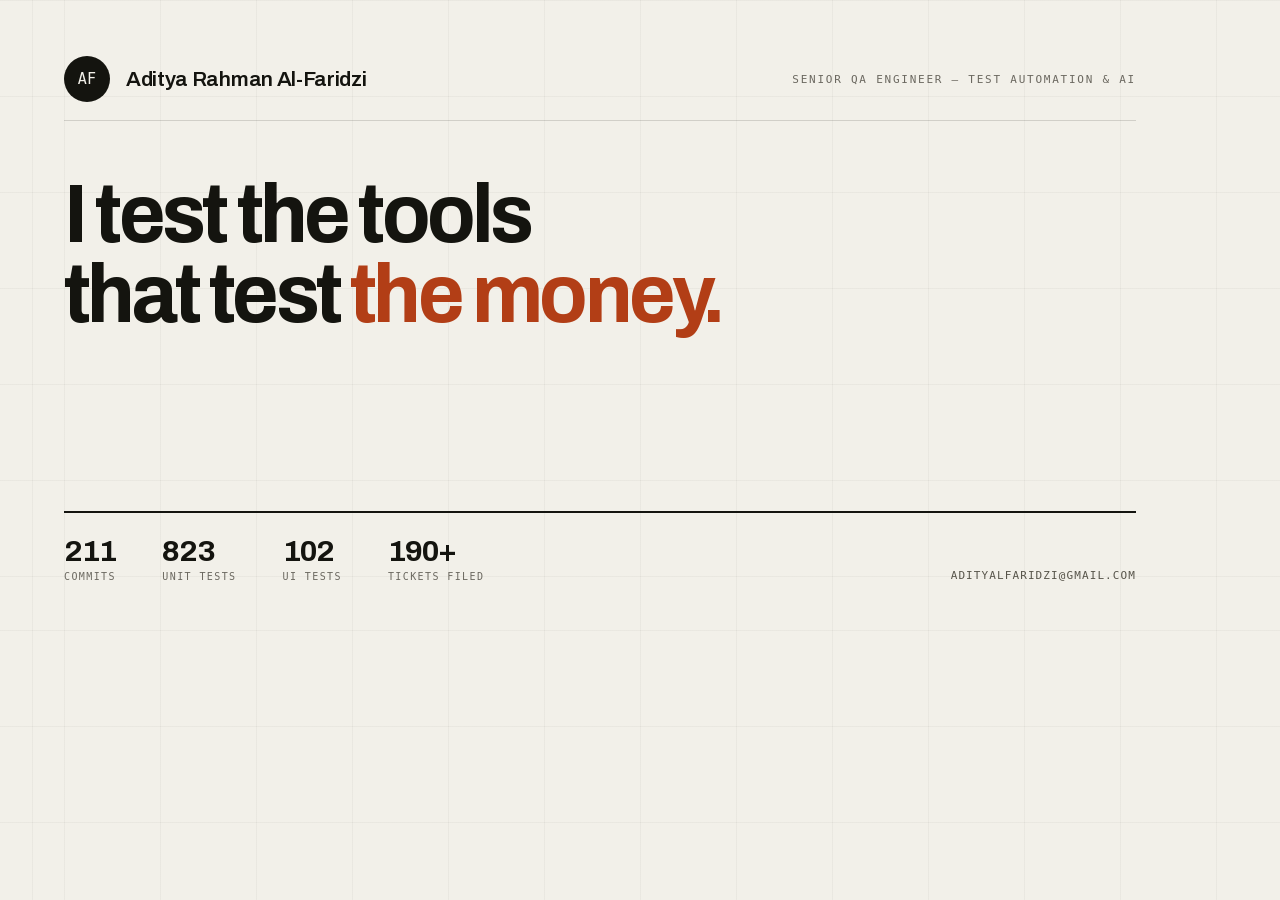
<file: _build/og.html>
<!DOCTYPE html>
<html lang="en">
<head>
<meta charset="utf-8">
<title>OG card</title>
<style>
  @font-face {
    font-family: "Archivo";
    src: url("../assets/fonts/archivo.woff2") format("woff2-variations");
    font-weight: 400 900;
    font-stretch: 62% 100%;
    font-display: block;
  }
  * { box-sizing: border-box; margin: 0; }
  body {
    width: 1200px;
    height: 630px;
    overflow: hidden;
    background-color: #f2f0e9;
    background-image:
      repeating-linear-gradient(to right, rgba(20,20,15,.04) 0 1px, transparent 1px 96px),
      repeating-linear-gradient(to bottom, rgba(20,20,15,.04) 0 1px, transparent 1px 96px);
    background-position: 64px 0;
    color: #14140f;
    font-family: "Archivo", system-ui, sans-serif;
    display: flex;
    flex-direction: column;
    padding: 56px 64px 48px;
  }
  .top { display: flex; align-items: center; gap: 16px; padding-bottom: 18px; border-bottom: 1px solid rgba(20,20,15,.15); }
  .mark {
    width: 46px; height: 46px; border-radius: 50%;
    background: #14140f; color: #f2f0e9;
    display: grid; place-items: center;
    font-family: "Cascadia Mono", Consolas, monospace;
    font-size: 15px; letter-spacing: .02em;
  }
  .who { font-size: 21px; font-weight: 600; letter-spacing: -.015em; }
  .role {
    margin-left: auto;
    font-family: "Cascadia Mono", Consolas, monospace;
    font-size: 11px; letter-spacing: .16em; text-transform: uppercase; color: #6b6860;
  }
  h1 {
    margin-top: 54px;
    font-size: 84px; font-weight: 700; font-stretch: 94%;
    letter-spacing: -.045em; line-height: .95;
  }
  h1 em { font-style: normal; color: #b23e16; }
  .figures {
    margin-top: auto;
    display: flex; align-items: flex-end; gap: 46px;
    padding-top: 22px; border-top: 2px solid #14140f;
  }
  .f b { display: block; font-size: 30px; font-weight: 700; letter-spacing: -.03em; font-variant-numeric: tabular-nums; }
  .f span {
    display: block; margin-top: 4px;
    font-family: "Cascadia Mono", Consolas, monospace;
    font-size: 10px; letter-spacing: .14em; text-transform: uppercase; color: #6b6860;
  }
  .mail {
    margin-left: auto; text-align: right;
    font-family: "Cascadia Mono", Consolas, monospace;
    font-size: 11px; letter-spacing: .1em; text-transform: uppercase; color: #57544a;
  }
</style>
</head>
<body>
  <div class="top">
    <div class="mark">AF</div>
    <div class="who">Aditya Rahman Al-Faridzi</div>
    <div class="role">Senior QA Engineer — Test Automation &amp; AI</div>
  </div>

  <h1>I test the tools<br>that test <em>the money.</em></h1>

  <div class="figures">
    <div class="f"><b>211</b><span>commits</span></div>
    <div class="f"><b>823</b><span>unit tests</span></div>
    <div class="f"><b>102</b><span>UI tests</span></div>
    <div class="f"><b>190+</b><span>tickets filed</span></div>
    <div class="mail">adityalfaridzi@gmail.com</div>
  </div>
</body>
</html>
</file>
<file: assets/style.css>
/* ==========================================================================
   Aditya Rahman Al-Faridzi — 2026
   One stylesheet, no framework. Tokens first, then layout, then components.
   ========================================================================== */

@font-face {
  font-family: "Archivo";
  src: url("fonts/archivo.woff2") format("woff2-variations");
  font-weight: 400 900;
  font-stretch: 62% 100%;
  font-display: swap;
  font-style: normal;
}

:root {
  --paper: #f2f0e9;
  --paper-2: #e7e4d9;
  --paper-3: #dcd8ca;
  --ink: #14140f;
  --muted: #57544a;
  --faint: #6b6860;
  --line: rgba(20, 20, 15, 0.15);
  --line-soft: rgba(20, 20, 15, 0.08);
  --accent: #b23e16;
  --ok: #1c6b4b;

  --font-sans: "Archivo", ui-sans-serif, system-ui, -apple-system, "Segoe UI", sans-serif;
  --font-mono: "Cascadia Mono", ui-monospace, "SF Mono", Consolas, monospace;

  --fs-display: clamp(2.55rem, 6.6rem, 5.1rem);
  --fs-h2: clamp(1.75rem, 3.2vw, 2.6rem);
  --fs-h3: clamp(1.12rem, 1.5vw, 1.3rem);
  --fs-lede: clamp(1.05rem, 1.35vw, 1.2rem);
  --fs-body: 1.0625rem;
  --fs-sm: 0.9375rem;
  --fs-xs: 0.8125rem;

  --wrap: 1240px;
  --gutter: clamp(20px, 4vw, 56px);
  --block: clamp(56px, 8vw, 116px);
  --radius: 0px;
  --grid: rgba(20, 20, 15, 0.035);

  --ease: cubic-bezier(0.2, 0.7, 0.3, 1);
}

*,
*::before,
*::after {
  box-sizing: border-box;
}

html {
  scroll-behavior: smooth;
  -webkit-text-size-adjust: 100%;
}

body {
  margin: 0;
  background-color: var(--paper);
  /* the 96px grid starts at the content edge, not the viewport edge, so it
     reads as the scaffolding the columns sit on rather than wallpaper */
  background-image:
    repeating-linear-gradient(to right, var(--grid) 0 1px, transparent 1px 96px),
    repeating-linear-gradient(to bottom, var(--grid) 0 1px, transparent 1px 96px);
  background-position: calc(max(0px, (100vw - var(--wrap)) / 2) + var(--gutter)) 0;
  color: var(--ink);
  font-family: var(--font-sans);
  font-size: var(--fs-body);
  line-height: 1.6;
  font-synthesis: none;
  -webkit-font-smoothing: antialiased;
  text-rendering: optimizeLegibility;
  overflow-x: hidden;
}

img {
  display: block;
  max-width: 100%;
}

h1,
h2,
h3,
h4,
p,
figure,
blockquote,
ul,
ol,
dl,
dd {
  margin: 0;
}

ul,
ol {
  padding: 0;
  list-style: none;
}

a {
  color: inherit;
  text-decoration-thickness: 1px;
  text-underline-offset: 3px;
}

h1,
h2,
h3 {
  font-weight: 700;
  line-height: 1.04;
  letter-spacing: -0.028em;
  text-wrap: balance;
}

p {
  text-wrap: pretty;
}

::selection {
  background: var(--ink);
  color: var(--paper);
}

:focus-visible {
  outline: 2px solid var(--accent);
  outline-offset: 3px;
}

/* ---------- shared atoms ---------- */

.wrap {
  width: 100%;
  max-width: var(--wrap);
  margin-inline: auto;
  padding-inline: var(--gutter);
}

.mono {
  font-family: var(--font-mono);
  font-size: var(--fs-xs);
  font-variant-numeric: tabular-nums;
  letter-spacing: 0.01em;
}

.label {
  font-family: var(--font-mono);
  font-size: 0.75rem;
  letter-spacing: 0.14em;
  text-transform: uppercase;
  color: var(--muted);
}

.skip {
  position: absolute;
  left: 12px;
  top: -48px;
  z-index: 100;
  background: var(--ink);
  color: var(--paper);
  padding: 10px 16px;
  font-size: var(--fs-sm);
  transition: top 0.15s;
}

.skip:focus {
  top: 12px;
}

.badge {
  display: inline-flex;
  align-items: center;
  gap: 6px;
  font-family: var(--font-mono);
  font-size: 0.6875rem;
  letter-spacing: 0.1em;
  text-transform: uppercase;
  padding: 3px 8px;
  border: 1px solid var(--line);
  border-radius: var(--radius);
  white-space: nowrap;
}

.badge--ok {
  color: var(--ok);
  border-color: color-mix(in srgb, var(--ok) 35%, transparent);
  background: color-mix(in srgb, var(--ok) 7%, transparent);
}

.badge--ok::before {
  content: "";
  width: 6px;
  height: 6px;
  border-radius: 50%;
  background: currentColor;
}

.badge--rep {
  color: var(--muted);
}

.badge--accent {
  color: var(--accent);
  border-color: color-mix(in srgb, var(--accent) 30%, transparent);
}

.btn {
  display: inline-flex;
  align-items: center;
  gap: 10px;
  min-height: 46px;
  padding: 0 20px;
  background: var(--ink);
  color: var(--paper);
  font-size: var(--fs-sm);
  font-weight: 500;
  text-decoration: none;
  border: 1px solid var(--ink);
  border-radius: var(--radius);
  transition: background 0.2s var(--ease), color 0.2s var(--ease), transform 0.2s var(--ease);
}

.btn:hover {
  background: var(--accent);
  border-color: var(--accent);
}

.btn--quiet {
  background: transparent;
  color: var(--ink);
}

.btn--quiet:hover {
  background: var(--ink);
  border-color: var(--ink);
  color: var(--paper);
}

.arrow {
  display: inline-block;
  transition: transform 0.25s var(--ease);
}

a:hover .arrow {
  transform: translate(2px, -2px);
}

/* ---------- running head ---------- */

.sheet-line {
  background: var(--paper);
  border-bottom: 1px solid var(--line-soft);
}

.sheet-line-in {
  display: flex;
  flex-wrap: wrap;
  gap: 4px 20px;
  justify-content: space-between;
  padding-block: 7px;
  font-family: var(--font-mono);
  font-size: 0.5625rem;
  letter-spacing: 0.16em;
  text-transform: uppercase;
  color: var(--faint);
}

/* ---------- header ---------- */

.site-head {
  position: sticky;
  top: 0;
  z-index: 40;
  background: color-mix(in srgb, var(--paper) 88%, transparent);
  backdrop-filter: blur(10px) saturate(1.2);
  border-bottom: 1px solid var(--line-soft);
  transition: border-color 0.25s;
}

.site-head[data-scrolled="true"] {
  border-bottom-color: var(--line);
}

.head-inner {
  display: flex;
  align-items: center;
  justify-content: space-between;
  gap: 24px;
  min-height: 64px;
}

.brand {
  display: flex;
  align-items: center;
  gap: 12px;
  text-decoration: none;
  font-weight: 600;
  font-size: var(--fs-sm);
  letter-spacing: -0.01em;
}

.monogram {
  display: grid;
  place-items: center;
  width: 32px;
  height: 32px;
  background: var(--ink);
  color: var(--paper);
  border: 1px solid var(--ink);
  font-family: var(--font-mono);
  font-size: 0.6875rem;
  letter-spacing: 0.02em;
  border-radius: 50%;
  transition: background 0.25s var(--ease), color 0.25s var(--ease),
    border-color 0.25s var(--ease), transform 0.25s var(--ease);
}

.brand:hover .monogram,
.brand:focus-visible .monogram {
  /* the stamp lifts off the paper: it empties instead of turning red,
     because the accent already means "look here" */
  background: var(--paper);
  border-color: var(--ink);
  color: var(--ink);
  transform: scale(1.06);
}

.nav {
  display: flex;
  align-items: center;
  gap: clamp(14px, 2.2vw, 30px);
}

.nav a {
  position: relative;
  font-size: var(--fs-sm);
  color: var(--muted);
  text-decoration: none;
  padding-block: 6px;
  transition: color 0.2s;
}

.nav a::after {
  content: "";
  position: absolute;
  left: 0;
  bottom: 0;
  width: 100%;
  height: 1px;
  background: currentColor;
  transform: scaleX(0);
  transform-origin: left;
  transition: transform 0.25s var(--ease);
}

.nav a:hover,
.nav a[aria-current="page"] {
  color: var(--ink);
}

.nav a:hover::after,
.nav a[aria-current="page"]::after {
  transform: scaleX(1);
}

.head-cta {
  display: flex;
  align-items: center;
  gap: 14px;
}

.status {
  display: inline-flex;
  align-items: center;
  gap: 7px;
  font-family: var(--font-mono);
  font-size: 0.6875rem;
  letter-spacing: 0.08em;
  text-transform: uppercase;
  color: var(--ok);
}

.status::before {
  content: "";
  width: 6px;
  height: 6px;
  border-radius: 50%;
  background: currentColor;
  box-shadow: 0 0 0 0 color-mix(in srgb, var(--ok) 45%, transparent);
  animation: pulse 2.6s var(--ease) infinite;
}

@keyframes pulse {
  0% {
    box-shadow: 0 0 0 0 color-mix(in srgb, var(--ok) 40%, transparent);
  }
  60%,
  100% {
    box-shadow: 0 0 0 7px transparent;
  }
}

/* ---------- hero ---------- */

.hero {
  padding-block: clamp(40px, 6vw, 84px) var(--block);
  border-bottom: 1px solid var(--line);
}

.hero-grid {
  display: grid;
  grid-template-columns: minmax(0, 7fr) minmax(0, 4fr);
  gap: clamp(28px, 4vw, 64px);
  align-items: start;
}

.kicker {
  display: flex;
  align-items: baseline;
  gap: 12px;
  padding-bottom: 18px;
  border-bottom: 1px solid var(--line);
}

.kicker .idx {
  color: var(--accent);
  font-family: var(--font-mono);
  font-size: 0.75rem;
  letter-spacing: 0.1em;
}

.hero h1 {
  font-size: var(--fs-display);
  font-weight: 800;
  letter-spacing: -0.038em;
  line-height: 0.95;
  margin-top: clamp(22px, 3vw, 34px);
  font-stretch: 96%;
}

.hero h1 em {
  font-style: normal;
  color: var(--accent);
}

.lede {
  margin-top: 24px;
  max-width: 54ch;
  font-size: var(--fs-lede);
  color: var(--muted);
  line-height: 1.55;
}

.lede strong {
  color: var(--ink);
  font-weight: 600;
}

.cta-row {
  display: flex;
  flex-wrap: wrap;
  gap: 12px;
  margin-top: clamp(26px, 3vw, 36px);
}

.hero-fig {
  margin-top: clamp(6px, 1vw, 18px);
}

/* the clip exists so the parallax image can move without showing an edge */
.hero-fig-clip {
  overflow: hidden;
  border-radius: var(--radius);
  background: var(--paper-2);
}

.hero-fig img {
  width: 100%;
  height: auto;
  aspect-ratio: 4 / 5;
  object-fit: cover;
  object-position: 50% 18%;
  filter: grayscale(1) contrast(1.08) brightness(1.02);
  border-radius: var(--radius);
  background: var(--paper-2);
  transform: scale(1.08);
  transform-origin: 50% 50%;
}

.hero-fig figcaption {
  display: flex;
  justify-content: space-between;
  gap: 12px;
  margin-top: 10px;
  padding-top: 8px;
  border-top: 1px solid var(--line);
  font-family: var(--font-mono);
  font-size: 0.6875rem;
  letter-spacing: 0.04em;
  color: var(--faint);
}

/* stat strip */

.statrow {
  display: grid;
  grid-template-columns: repeat(4, minmax(0, 1fr));
  margin-top: clamp(36px, 5vw, 64px);
  border-top: 1px solid var(--line);
}

.stat {
  padding: 20px 18px 0 0;
  border-right: 1px solid var(--line-soft);
}

.stat:last-child {
  border-right: 0;
}

.stat + .stat {
  padding-left: 18px;
}

.stat .n {
  display: block;
  font-size: clamp(1.9rem, 3.4vw, 2.7rem);
  font-weight: 700;
  letter-spacing: -0.04em;
  line-height: 1;
  font-variant-numeric: tabular-nums;
}

.stat .u {
  font-size: 0.62em;
  color: var(--accent);
  margin-left: 2px;
  letter-spacing: 0;
}

.stat .t {
  display: block;
  margin-top: 10px;
  font-size: var(--fs-xs);
  color: var(--muted);
  max-width: 20ch;
}

/* ---------- section shell ---------- */

.sec {
  padding-block: var(--block);
  border-bottom: 1px solid var(--line);
}

.sec--flush {
  border-bottom: 0;
}

.sec-head {
  display: grid;
  grid-template-columns: 48px minmax(0, 1fr) minmax(0, 1fr);
  gap: clamp(16px, 3vw, 40px);
  align-items: start;
  margin-bottom: clamp(32px, 4vw, 56px);
}

.sec-num {
  font-family: var(--font-mono);
  font-size: 0.75rem;
  color: var(--accent);
  letter-spacing: 0.1em;
  padding-top: 8px;
}

.sec-head h2 {
  font-size: var(--fs-h2);
  font-weight: 700;
}

.sec-lede {
  font-size: var(--fs-sm);
  color: var(--muted);
  padding-top: 6px;
  max-width: 46ch;
}

.sec-lede strong {
  color: var(--ink);
  font-weight: 600;
}

/* ---------- principles ---------- */

.principles {
  display: grid;
  grid-template-columns: repeat(3, minmax(0, 1fr));
  gap: 1px;
  background: var(--line);
  border: 1px solid var(--line);
}

.principle {
  background: var(--paper);
  padding: clamp(22px, 2.6vw, 34px);
}

.principle .idx {
  font-family: var(--font-mono);
  font-size: 0.6875rem;
  color: var(--accent);
  letter-spacing: 0.1em;
}

.principle h3 {
  margin-top: 14px;
  font-size: var(--fs-h3);
  font-weight: 700;
  letter-spacing: -0.02em;
  line-height: 1.25;
}

.principle p {
  margin-top: 12px;
  font-size: var(--fs-sm);
  color: var(--muted);
}

/* ---------- work list ---------- */

.work-list {
  border-top: 1px solid var(--line);
}

.work-item {
  display: grid;
  grid-template-columns: 56px minmax(0, 1fr) minmax(0, 0.85fr);
  gap: clamp(16px, 3vw, 44px);
  padding: clamp(24px, 3vw, 38px) 0;
  border-bottom: 1px solid var(--line);
  text-decoration: none;
  position: relative;
  transition: background 0.25s var(--ease);
}

.work-item:hover {
  background: color-mix(in srgb, var(--paper-2) 70%, transparent);
}

.work-item .idx {
  font-family: var(--font-mono);
  font-size: 0.75rem;
  color: var(--faint);
  padding-top: 6px;
}

.work-item h3 {
  font-size: clamp(1.3rem, 2.1vw, 1.75rem);
  font-weight: 700;
  letter-spacing: -0.028em;
  display: flex;
  align-items: center;
  gap: 12px;
  flex-wrap: wrap;
}

.work-item .what {
  margin-top: 10px;
  font-size: var(--fs-sm);
  color: var(--muted);
  max-width: 56ch;
}

.work-item .stack {
  margin-top: 16px;
  font-family: var(--font-mono);
  font-size: 0.6875rem;
  color: var(--faint);
  letter-spacing: 0.02em;
}

.work-metrics {
  display: flex;
  flex-wrap: wrap;
  gap: 8px 26px;
  align-content: start;
  padding-top: 4px;
}

.work-metrics .m {
  min-width: 74px;
}

.work-metrics .m b {
  display: block;
  font-size: 1.5rem;
  font-weight: 700;
  letter-spacing: -0.03em;
  line-height: 1.1;
  font-variant-numeric: tabular-nums;
}

.work-metrics .m > span {
  display: block;
  margin-top: 4px;
  font-size: 0.6875rem;
  color: var(--muted);
  line-height: 1.35;
  max-width: 15ch;
}

/* ---------- ledger ---------- */

.ledger-head {
  display: flex;
  flex-wrap: wrap;
  align-items: center;
  justify-content: space-between;
  gap: 16px;
  margin-bottom: 22px;
}

.switch {
  display: inline-flex;
  align-items: center;
  gap: 10px;
  min-height: 44px;
  padding: 0 6px;
  background: none;
  border: 0;
  font-family: var(--font-mono);
  font-size: var(--fs-xs);
  color: var(--muted);
  cursor: pointer;
}

.switch .track {
  position: relative;
  width: 38px;
  height: 22px;
  border: 1px solid var(--line);
  border-radius: 999px;
  background: var(--paper-2);
  transition: background 0.2s, border-color 0.2s;
}

.switch .track::after {
  content: "";
  position: absolute;
  top: 3px;
  left: 3px;
  width: 14px;
  height: 14px;
  border-radius: 50%;
  background: var(--ink);
  transition: transform 0.22s var(--ease), background 0.2s;
}

.switch[aria-checked="true"] {
  color: var(--ink);
}

.switch[aria-checked="true"] .track {
  background: color-mix(in srgb, var(--ok) 16%, transparent);
  border-color: color-mix(in srgb, var(--ok) 50%, transparent);
}

.switch[aria-checked="true"] .track::after {
  transform: translateX(16px);
  background: var(--ok);
}

.ledger {
  width: 100%;
  border-collapse: collapse;
  font-variant-numeric: tabular-nums;
}

.ledger caption {
  text-align: left;
  font-size: var(--fs-xs);
  color: var(--faint);
  padding-bottom: 12px;
}

.ledger th {
  text-align: left;
  font-family: var(--font-mono);
  font-size: 0.6875rem;
  font-weight: 400;
  letter-spacing: 0.1em;
  text-transform: uppercase;
  color: var(--faint);
  padding: 10px 12px 10px 0;
  border-bottom: 1px solid var(--line);
  white-space: nowrap;
}

.ledger td {
  padding: 14px 12px 14px 0;
  border-bottom: 1px solid var(--line-soft);
  vertical-align: baseline;
  font-size: var(--fs-sm);
}

.ledger tbody tr:last-child td {
  border-bottom: 0;
}

.ledger .claim {
  font-weight: 500;
}

.ledger .val {
  font-weight: 700;
  font-size: 1.05rem;
  letter-spacing: -0.02em;
  white-space: nowrap;
}

.ledger .val s {
  color: var(--faint);
  font-weight: 400;
  margin-right: 6px;
}

.ledger .src {
  font-family: var(--font-mono);
  font-size: 0.75rem;
  color: var(--muted);
}

.ledger tr[data-claim="reported"] {
  transition: opacity 0.25s var(--ease);
}

.ledger.on-verified tr[data-claim="reported"] {
  opacity: 0.26;
}

.ledger.on-verified tr[data-claim="reported"] .val {
  text-decoration: line-through;
  text-decoration-thickness: 1px;
  text-decoration-color: var(--faint);
}

.ledger-note {
  margin-top: 16px;
  font-size: var(--fs-xs);
  color: var(--faint);
  max-width: 72ch;
}

.ledger-note b {
  color: var(--ink);
  font-weight: 600;
}

/* ---------- timeline ---------- */

.tl {
  border-top: 1px solid var(--line);
}

.tl-row {
  display: grid;
  grid-template-columns: minmax(0, 0.55fr) minmax(0, 1fr) minmax(0, 1.15fr);
  gap: clamp(16px, 3vw, 40px);
  padding: clamp(22px, 2.6vw, 32px) 0;
  border-bottom: 1px solid var(--line);
}

.tl-when {
  font-family: var(--font-mono);
  font-size: 0.75rem;
  color: var(--muted);
  padding-top: 4px;
  white-space: nowrap;
}

.tl-role h3 {
  font-size: 1.0625rem;
  font-weight: 700;
  letter-spacing: -0.02em;
}

.tl-role .org {
  margin-top: 6px;
  font-size: var(--fs-sm);
  color: var(--muted);
}

.tl-role .tag {
  display: inline-block;
  margin-top: 10px;
  font-family: var(--font-mono);
  font-size: 0.6875rem;
  color: var(--accent);
}

.tl-points li {
  position: relative;
  padding-left: 18px;
  font-size: var(--fs-sm);
  color: var(--muted);
  margin-bottom: 8px;
}

.tl-points li::before {
  content: "";
  position: absolute;
  left: 0;
  top: 0.62em;
  width: 7px;
  height: 1px;
  background: var(--faint);
}

.tl-points li:last-child {
  margin-bottom: 0;
}

/* ---------- toolbox ---------- */

.toolbox {
  display: grid;
  grid-template-columns: repeat(4, minmax(0, 1fr));
  gap: clamp(20px, 3vw, 40px);
  margin-top: clamp(28px, 3vw, 40px);
}

.toolbox h3 {
  font-family: var(--font-mono);
  font-size: 0.6875rem;
  font-weight: 400;
  letter-spacing: 0.1em;
  text-transform: uppercase;
  color: var(--faint);
  padding-bottom: 10px;
  border-bottom: 1px solid var(--line);
}

.chips {
  display: flex;
  flex-wrap: wrap;
  gap: 6px;
  margin-top: 14px;
}

.chips li {
  font-size: 0.75rem;
  padding: 4px 8px;
  border: 1px solid var(--line);
  border-radius: var(--radius);
  color: var(--muted);
}

.edu-grid {
  display: grid;
  grid-template-columns: repeat(2, minmax(0, 1fr));
  gap: clamp(24px, 3vw, 48px);
  margin-top: clamp(36px, 4vw, 56px);
  padding-top: clamp(24px, 3vw, 36px);
  border-top: 1px solid var(--line);
}

.edu-grid h3 {
  font-family: var(--font-mono);
  font-size: 0.6875rem;
  font-weight: 400;
  letter-spacing: 0.1em;
  text-transform: uppercase;
  color: var(--faint);
}

.edu-grid .big {
  margin-top: 10px;
  font-size: 1.0625rem;
  font-weight: 600;
}

.edu-grid .sub {
  margin-top: 6px;
  font-size: var(--fs-sm);
  color: var(--muted);
}

.edu-grid li {
  font-size: var(--fs-sm);
  color: var(--muted);
  padding: 7px 0;
  border-bottom: 1px solid var(--line-soft);
}

.edu-grid li:last-child {
  border-bottom: 0;
}

/* ---------- contact ---------- */

.contact {
  padding-block: clamp(64px, 9vw, 132px);
}

.contact h2 {
  font-size: clamp(2.1rem, 5.4vw, 4rem);
  font-weight: 800;
  letter-spacing: -0.04em;
  line-height: 0.98;
  max-width: 20ch;
}

.contact h2 em {
  font-style: normal;
  color: var(--accent);
}

.contact-grid {
  display: grid;
  grid-template-columns: minmax(0, 1.25fr) minmax(0, 1fr);
  gap: clamp(28px, 4vw, 64px);
  align-items: end;
}

.contact-actions {
  display: flex;
  flex-direction: column;
  gap: 10px;
  align-items: flex-start;
}

.contact-ask {
  margin-top: 20px;
  padding-top: 16px;
  border-top: 1px solid var(--line-soft);
  font-size: 0.875rem;
  color: var(--muted);
  max-width: 42ch;
}

.contact-list {
  display: flex;
  flex-direction: column;
  gap: 10px;
  margin-top: 24px;
}

.contact-list a {
  display: inline-flex;
  align-items: center;
  gap: 10px;
  font-size: var(--fs-sm);
  color: var(--muted);
  text-decoration: none;
  padding: 6px 0;
  border-bottom: 1px solid var(--line-soft);
  transition: color 0.2s, border-color 0.2s;
}

.contact-list a:hover {
  color: var(--ink);
  border-color: var(--ink);
}

.contact-list .k {
  font-family: var(--font-mono);
  font-size: 0.6875rem;
  color: var(--faint);
  text-transform: uppercase;
  letter-spacing: 0.08em;
  min-width: 74px;
}

/* ---------- footer ---------- */

.site-foot {
  border-top: 1px solid var(--line);
  padding-block: 26px;
}

.foot-inner {
  display: flex;
  flex-wrap: wrap;
  gap: 12px 28px;
  justify-content: space-between;
  align-items: center;
  font-family: var(--font-mono);
  font-size: 0.6875rem;
  color: var(--faint);
  letter-spacing: 0.02em;
}

/* ---------- case study page ---------- */

.case-head {
  padding-block: clamp(32px, 5vw, 64px) clamp(28px, 4vw, 48px);
  border-bottom: 1px solid var(--line);
}

.crumbs {
  display: flex;
  align-items: center;
  gap: 10px;
  font-family: var(--font-mono);
  font-size: 0.6875rem;
  color: var(--faint);
}

.crumbs a {
  text-decoration: none;
  color: var(--muted);
}

.crumbs a:hover {
  color: var(--ink);
  text-decoration: underline;
}

.case-head h1 {
  margin-top: 22px;
  font-size: clamp(2.1rem, 4.6vw, 3.6rem);
  font-weight: 800;
  letter-spacing: -0.038em;
  line-height: 1;
  max-width: 22ch;
}

.case-head .summary {
  margin-top: 22px;
  max-width: 60ch;
  font-size: var(--fs-lede);
  color: var(--muted);
}

.meta-grid {
  display: grid;
  grid-template-columns: repeat(4, minmax(0, 1fr));
  gap: 1px;
  margin-top: clamp(28px, 4vw, 44px);
  background: var(--line);
  border: 1px solid var(--line);
}

.meta-cell {
  background: var(--paper);
  padding: 16px 18px;
}

.meta-cell dt {
  font-family: var(--font-mono);
  font-size: 0.625rem;
  letter-spacing: 0.12em;
  text-transform: uppercase;
  color: var(--faint);
}

.meta-cell dd {
  margin-top: 8px;
  font-size: var(--fs-sm);
  font-weight: 500;
}

.prose {
  max-width: 74ch;
  padding-block: clamp(40px, 6vw, 72px);
}

.prose > * + * {
  margin-top: 1.15em;
}

.prose h2 {
  font-size: clamp(1.5rem, 2.4vw, 1.9rem);
  font-weight: 700;
  letter-spacing: -0.03em;
  margin-top: 2.1em;
  padding-bottom: 0.5em;
  border-bottom: 1px solid var(--line);
}

.prose h2:first-child {
  margin-top: 0;
}

.prose h3 {
  font-size: 1.0625rem;
  font-weight: 700;
  margin-top: 1.8em;
  letter-spacing: -0.015em;
}

.prose p,
.prose li {
  color: var(--muted);
}

.prose p strong,
.prose li strong {
  color: var(--ink);
  font-weight: 600;
}

.prose ul {
  display: flex;
  flex-direction: column;
  gap: 0.55em;
}

.prose ul li {
  position: relative;
  padding-left: 20px;
}

.prose ul li::before {
  content: "";
  position: absolute;
  left: 0;
  top: 0.66em;
  width: 8px;
  height: 1px;
  background: var(--faint);
}

.decisions {
  display: grid;
  gap: 1px;
  background: var(--line);
  border: 1px solid var(--line);
  margin-top: 1.4em;
}

.decision {
  background: var(--paper);
  padding: 20px 22px;
  display: grid;
  grid-template-columns: 44px minmax(0, 1fr);
  gap: 16px;
}

.decision .n {
  font-family: var(--font-mono);
  font-size: 0.6875rem;
  color: var(--accent);
  padding-top: 4px;
}

.decision h3 {
  margin: 0;
  font-size: 1rem;
}

.decision p {
  margin-top: 8px;
  font-size: var(--fs-sm);
}

.pull {
  margin-block: 2em;
  padding: 22px 24px;
  border-left: 2px solid var(--accent);
  background: color-mix(in srgb, var(--paper-2) 60%, transparent);
  font-size: 1.0625rem;
  line-height: 1.5;
  color: var(--ink);
}

.pull cite {
  display: block;
  margin-top: 12px;
  font-family: var(--font-mono);
  font-size: 0.6875rem;
  font-style: normal;
  color: var(--faint);
}

.case-nav {
  display: flex;
  flex-wrap: wrap;
  gap: 12px;
  justify-content: space-between;
  align-items: center;
  padding-block: 28px;
  border-top: 1px solid var(--line);
}

/* ---------- CV page ---------- */

.cv {
  max-width: 800px;
  padding-block: clamp(32px, 5vw, 64px) clamp(56px, 8vw, 96px);
}

.cv-head {
  border-bottom: 2px solid var(--ink);
  padding-bottom: 18px;
}

.cv-head h1 {
  font-size: clamp(1.9rem, 3.6vw, 2.6rem);
  font-weight: 800;
  letter-spacing: -0.035em;
}

.cv-head .role {
  margin-top: 8px;
  font-size: var(--fs-sm);
  color: var(--muted);
}

.cv-contact {
  display: flex;
  flex-wrap: wrap;
  gap: 6px 18px;
  margin-top: 14px;
  font-family: var(--font-mono);
  font-size: 0.6875rem;
  color: var(--muted);
}

.cv section {
  margin-top: 30px;
}

.cv h2 {
  font-family: var(--font-mono);
  font-size: 0.6875rem;
  font-weight: 400;
  letter-spacing: 0.14em;
  text-transform: uppercase;
  color: var(--faint);
  padding-bottom: 8px;
  border-bottom: 1px solid var(--line);
  margin-bottom: 16px;
}

.cv-entry {
  display: grid;
  grid-template-columns: 130px minmax(0, 1fr);
  gap: 16px;
  padding-bottom: 16px;
}

.cv-entry + .cv-entry {
  margin-top: 4px;
}

.cv-entry .when {
  font-family: var(--font-mono);
  font-size: 0.6875rem;
  color: var(--muted);
  padding-top: 3px;
}

.cv-entry h3 {
  font-size: 0.9375rem;
  font-weight: 700;
  letter-spacing: -0.01em;
}

.cv-entry .org {
  font-size: var(--fs-xs);
  color: var(--accent);
  margin-top: 2px;
}

.cv-entry ul {
  margin-top: 8px;
}

.cv-entry li {
  position: relative;
  padding-left: 14px;
  font-size: 0.8125rem;
  color: var(--muted);
  line-height: 1.5;
  margin-bottom: 4px;
}

.cv-entry li::before {
  content: "";
  position: absolute;
  left: 0;
  top: 0.6em;
  width: 6px;
  height: 1px;
  background: var(--faint);
}

.cv-skill {
  display: grid;
  grid-template-columns: 145px minmax(0, 1fr);
  gap: 16px;
  font-size: 0.8125rem;
  padding: 5px 0;
}

.cv-skill dt {
  font-family: var(--font-mono);
  font-size: 0.6875rem;
  color: var(--faint);
  padding-top: 2px;
}

.cv-skill dd {
  color: var(--muted);
}

/* ---------- motion ---------- */

.motion .reveal {
  opacity: 0;
  transform: translateY(14px);
  transition: opacity 0.6s var(--ease), transform 0.6s var(--ease);
}

.motion .reveal.is-in {
  opacity: 1;
  transform: none;
}

/* ---------- motion layer ----------
   Rules this layer follows:
   1. Motion explains a change, it never delays reading.
   2. Nothing is permanently hidden if JS or an observer fails.
   3. Every effect is reversible: prefers-reduced-motion, or the footer switch.
   4. Transform and opacity only — no layout animation. */

/* cross-document page transitions, where the browser supports them */
@view-transition {
  navigation: auto;
}

::view-transition-old(root) {
  animation: vtOut 0.16s ease both;
}

::view-transition-new(root) {
  animation: vtIn 0.3s var(--ease) both;
}

@keyframes vtOut {
  to {
    opacity: 0;
  }
}

@keyframes vtIn {
  from {
    opacity: 0;
  }
}

/* reading progress */
.progress {
  position: fixed;
  inset: 0 0 auto 0;
  height: 2px;
  z-index: 60;
  background: var(--accent);
  transform: scaleX(0);
  transform-origin: 0 50%;
  pointer-events: none;
}

/* hero choreography */
.motion [data-anim="rise"] {
  opacity: 0;
  animation: riseIn 0.85s var(--ease) forwards;
  animation-delay: var(--d, 0ms);
}

.motion [data-anim="fade"] {
  opacity: 0;
  animation: fadeIn 0.8s ease forwards;
  animation-delay: var(--d, 0ms);
}

.motion [data-anim="line"] {
  overflow: hidden;
  padding-bottom: 0.08em;
}

.motion [data-anim="line"] > span {
  display: block;
  transform: translateY(112%);
  animation: lineUp 1s var(--ease) forwards;
  animation-delay: var(--d, 0ms);
}

.motion [data-anim="mask"] {
  clip-path: inset(0 0 100% 0);
  animation: maskUp 1.15s var(--ease) forwards;
  animation-delay: var(--d, 0ms);
}

@keyframes riseIn {
  from {
    opacity: 0;
    transform: translateY(16px);
  }
  to {
    opacity: 1;
    transform: none;
  }
}

@keyframes fadeIn {
  to {
    opacity: 1;
  }
}

@keyframes lineUp {
  to {
    transform: translateY(0);
  }
}

@keyframes maskUp {
  to {
    clip-path: inset(0 0 0 0);
  }
}

/* figures arrive by moving into place, never by counting up to the truth */
.motion [data-count] {
  display: inline-block;
  opacity: 0;
  transform: translateY(10px);
}

.motion .reveal.is-in [data-count] {
  opacity: 1;
  transform: none;
  transition: opacity 0.5s var(--ease), transform 0.5s var(--ease);
}

.motion .reveal.is-in .stat:nth-child(2) [data-count] {
  transition-delay: 60ms;
}

.motion .reveal.is-in .stat:nth-child(3) [data-count] {
  transition-delay: 120ms;
}

.motion .reveal.is-in .stat:nth-child(4) [data-count] {
  transition-delay: 180ms;
}

/* staggered children inside a revealed block */
.motion .reveal .work-metrics .m,
.motion .reveal.ledger tbody tr {
  opacity: 0;
  transform: translateY(8px);
  transition: opacity 0.5s var(--ease), transform 0.5s var(--ease);
}

.motion .reveal.is-in .work-metrics .m,
.motion .reveal.is-in.ledger tbody tr {
  opacity: 1;
  transform: none;
}

.motion .reveal.is-in .work-metrics .m:nth-child(2) {
  transition-delay: 70ms;
}

.motion .reveal.is-in .work-metrics .m:nth-child(3) {
  transition-delay: 140ms;
}

.motion .reveal.is-in .work-metrics .m:nth-child(4) {
  transition-delay: 210ms;
}

/* cursor spotlight on the work rows */
.work-item::after {
  content: "";
  position: absolute;
  inset: 0;
  pointer-events: none;
  opacity: 0;
  background: radial-gradient(
    340px circle at var(--mx, 88%) var(--my, 18%),
    color-mix(in srgb, var(--accent) 11%, transparent),
    transparent 65%
  );
  transition: opacity 0.35s var(--ease);
}

.work-item:hover::after {
  opacity: 1;
}

/* anchors must land below the sticky header plus this rail */
.prose h2 {
  scroll-margin-top: 124px;
}

/* sticky section rail on case pages, built by main.js */
.toc-bar {
  position: sticky;
  top: 64px;
  z-index: 30;
  display: flex;
  gap: 4px;
  margin-inline: calc(var(--gutter) * -1);
  padding: 9px var(--gutter);
  overflow-x: auto;
  scrollbar-width: none;
  background: color-mix(in srgb, var(--paper) 90%, transparent);
  backdrop-filter: blur(10px);
  border-bottom: 1px solid var(--line-soft);
}

.toc-bar::-webkit-scrollbar {
  display: none;
}

.toc-bar a {
  font-family: var(--font-mono);
  font-size: 0.6875rem;
  letter-spacing: 0.03em;
  text-transform: uppercase;
  color: var(--faint);
  text-decoration: none;
  padding: 5px 10px;
  border-radius: var(--radius);
  white-space: nowrap;
  transition: color 0.2s, background 0.2s;
}

.toc-bar a:hover {
  color: var(--ink);
}

.toc-bar a[aria-current="true"] {
  color: var(--ink);
  background: color-mix(in srgb, var(--accent) 12%, transparent);
}

/* footer controls are styled once, in the theme section below */
.motion-toggle:hover {
  color: var(--ink);
  border-color: var(--ink);
}

/* the switch and the OS setting both win, unconditionally */
[data-motion="off"] [data-anim],
[data-motion="off"] [data-anim] > span {
  opacity: 1 !important;
  transform: none !important;
  clip-path: none !important;
  animation: none !important;
}

[data-motion="off"] .reveal .work-metrics .m,
[data-motion="off"] .reveal .ledger tbody tr,
[data-motion="off"] [data-count] {
  opacity: 1 !important;
  transform: none !important;
}

@media print {
  .progress,
  .toc-bar,
  .motion-toggle {
    display: none !important;
  }
}

/* ---------- theme: amber paper ----------
   One skin, same content. Token-level only: nothing moves, nothing is hidden,
   and every text pair is re-measured against 4.5:1 (see README). */
html[data-theme="amber"] {
  --paper: #f4ead7;
  --paper-2: #e9dcc2;
  --paper-3: #ddceb0;
  --ink: #1c1409;
  --muted: #5a4a33;
  --faint: #6f5c42;
  --line: rgba(28, 20, 9, 0.2);
  --line-soft: rgba(28, 20, 9, 0.1);
  --accent: #a83a14;
  --ok: #17604a;
  color-scheme: light;
}

/* the editorial half: bigger display, tighter leading, narrower width axis */
html[data-theme="amber"] .hero h1 {
  font-size: calc(var(--fs-display) * 1.06);
  font-stretch: 92%;
  letter-spacing: -0.045em;
  line-height: 0.92;
}

html[data-theme="amber"] .sec-head h2,
html[data-theme="amber"] .case-head h1 {
  font-stretch: 94%;
  letter-spacing: -0.036em;
}

html[data-theme="amber"] .contact h2 {
  font-size: clamp(2.2rem, 5.8vw, 4.3rem);
  font-stretch: 92%;
}

html[data-theme="amber"] .kicker,
html[data-theme="amber"] .sec-head {
  border-color: var(--line);
}

html[data-theme="amber"] .stat .u {
  color: var(--accent);
}

/* the photo was shot on white: on warm paper, multiply lets it sit on the page
   instead of looking pasted on */
html[data-theme="amber"] .hero-fig-clip {
  background: var(--paper);
}

html[data-theme="amber"] .hero-fig img {
  mix-blend-mode: multiply;
}

/* footer controls share one pill shape */
.motion-toggle,
.foot-btn {
  font-family: var(--font-mono);
  font-size: 0.625rem;
  letter-spacing: 0.1em;
  text-transform: uppercase;
  color: var(--faint);
  background: none;
  border: 1px solid var(--line);
  border-radius: var(--radius);
  padding: 5px 10px;
  cursor: pointer;
  transition: color 0.2s, border-color 0.2s;
}

.motion-toggle:hover,
.foot-btn:hover {
  color: var(--ink);
  border-color: var(--ink);
}

.foot-controls {
  display: flex;
  gap: 8px;
  align-items: center;
}

/* ---------- hero: the audit ---------- */

.hero--audit {
  padding-block: clamp(26px, 3.4vw, 44px) var(--block);
}

.audit-top {
  display: flex;
  flex-wrap: wrap;
  gap: 10px 24px;
  align-items: baseline;
  justify-content: space-between;
  padding-bottom: 14px;
  border-bottom: 1px solid var(--line);
}

.kicker-inline {
  display: flex;
  align-items: baseline;
  gap: 12px;
}

.kicker-inline .idx {
  color: var(--accent);
  font-family: var(--font-mono);
  font-size: 0.75rem;
  letter-spacing: 0.1em;
}

.audit-stamp {
  font-family: var(--font-mono);
  font-size: 0.6875rem;
  letter-spacing: 0.1em;
  color: var(--faint);
}

.hero--audit h1 {
  margin-top: clamp(24px, 3vw, 36px);
  font-size: clamp(2.2rem, 4.8vw, 3.9rem);
  font-weight: 500;
  letter-spacing: -0.046em;
  line-height: 0.96;
  max-width: 27ch;
}

.hero--audit h1 em {
  font-style: normal;
  color: var(--accent);
}

.audit {
  width: 100%;
  border-collapse: collapse;
  margin-top: clamp(26px, 3vw, 38px);
  font-variant-numeric: tabular-nums;
}

.audit caption {
  text-align: left;
  font-family: var(--font-mono);
  font-size: 0.625rem;
  letter-spacing: 0.1em;
  text-transform: uppercase;
  color: var(--faint);
  padding-bottom: 10px;
}

.audit th {
  text-align: left;
  font-family: var(--font-mono);
  font-size: 0.625rem;
  letter-spacing: 0.12em;
  text-transform: uppercase;
  color: var(--faint);
  font-weight: 400;
  padding: 8px 12px 8px 0;
  border-bottom: 1px solid var(--ink);
  white-space: nowrap;
}

.audit td {
  padding: 13px 12px 13px 0;
  border-bottom: 1px solid var(--line-soft);
  font-size: 0.9375rem;
}

.audit td.val {
  width: 1%;
  font-weight: 700;
  font-size: 1.1rem;
  letter-spacing: -0.02em;
  white-space: nowrap;
}

.audit td.val s {
  color: var(--faint);
  font-weight: 400;
  margin-right: 8px;
}

.audit td:last-child {
  width: 1%;
}

.audit-foot {
  display: flex;
  flex-wrap: wrap;
  gap: 16px 24px;
  align-items: center;
  justify-content: space-between;
  margin-top: clamp(22px, 3vw, 30px);
}

.audit-more {
  font-family: var(--font-mono);
  font-size: 0.6875rem;
  letter-spacing: 0.04em;
  color: var(--muted);
  text-decoration: none;
  border-bottom: 1px solid var(--line);
  padding-bottom: 3px;
  transition: color 0.2s, border-color 0.2s;
}

.audit-more:hover {
  color: var(--ink);
  border-color: var(--ink);
}

/* ---------- the intake ---------- */

.flow {
  display: grid;
  grid-template-columns: minmax(0, 1fr) 64px minmax(0, 1fr);
  align-items: stretch;
}

.flow-arrow {
  display: flex;
  flex-direction: column;
  align-items: center;
  justify-content: center;
  gap: 8px;
  color: var(--faint);
  font-family: var(--font-mono);
  font-size: 0.75rem;
}

.flow-time {
  font-size: 0.5625rem;
  letter-spacing: 0.1em;
}

.panel {
  display: flex;
  flex-direction: column;
  border: 1px solid var(--line);
  background: var(--paper);
}

.panel-head {
  display: flex;
  align-items: center;
  justify-content: space-between;
  gap: 10px;
  padding: 9px 14px;
  border-bottom: 1px solid var(--line);
  background: var(--paper-2);
}

.mono-label {
  font-family: var(--font-mono);
  font-size: 0.625rem;
  letter-spacing: 0.1em;
  text-transform: uppercase;
  color: var(--muted);
}

.panel-body {
  flex: 1;
  padding: 16px;
}

.raw {
  font-family: var(--font-mono);
  font-size: 0.8125rem;
  line-height: 1.7;
  white-space: pre-wrap;
}

.raw-meta {
  display: block;
  margin-bottom: 2px;
  font-size: 0.6875rem;
  color: var(--faint);
}

.raw mark {
  background: color-mix(in srgb, var(--accent) 16%, transparent);
  color: inherit;
  padding: 0 2px;
}

.raw-then {
  margin-top: 16px;
  padding-top: 12px;
  border-top: 1px dashed var(--line);
  font-family: var(--font-sans);
  font-size: 0.8125rem;
  color: var(--muted);
  white-space: normal;
}

.ticket-title {
  font-weight: 700;
  font-size: 0.9375rem;
  letter-spacing: -0.01em;
}

.ticket-fields {
  margin: 10px 0 0;
}

.fld {
  display: grid;
  grid-template-columns: 84px minmax(0, 1fr);
  gap: 10px;
  padding: 7px 0;
  border-bottom: 1px solid var(--line-soft);
}

.fld:last-child {
  border-bottom: 0;
}

.fld dt {
  padding-top: 3px;
  font-family: var(--font-mono);
  font-size: 0.625rem;
  letter-spacing: 0.1em;
  text-transform: uppercase;
  color: var(--faint);
}

.fld dd {
  margin: 0;
  font-size: 0.8125rem;
}

.mono-sm {
  font-family: var(--font-mono);
  font-size: 0.75rem;
}

.gate {
  margin-top: 14px;
  padding: 10px 12px;
  border: 1px dashed color-mix(in srgb, var(--accent) 42%, transparent);
  font-family: var(--font-mono);
  font-size: 0.6875rem;
  line-height: 1.55;
  color: var(--accent);
}

.flow-note {
  margin-top: 24px;
  max-width: 80ch;
  font-size: 0.875rem;
  color: var(--muted);
}

.flow-note strong {
  color: var(--ink);
}

/* ---------- portrait, relocated ---------- */

.contact-fig {
  margin: 0 0 22px;
  width: min(160px, 45vw);
}

.contact-fig img {
  width: 100%;
  height: auto;
  aspect-ratio: 4 / 5;
  object-fit: cover;
  object-position: 50% 18%;
  filter: grayscale(1) contrast(1.08);
  border-radius: var(--radius);
}

.contact-fig figcaption {
  display: flex;
  justify-content: space-between;
  gap: 8px;
  margin-top: 7px;
  font-family: var(--font-mono);
  font-size: 0.5625rem;
  letter-spacing: 0.08em;
  text-transform: uppercase;
  color: var(--faint);
}

@media (max-width: 900px) {
  .flow {
    grid-template-columns: 1fr;
  }

  .flow-arrow {
    padding: 12px 0;
  }
}

/* ---------- polish pass ---------- */

/* 1. the section rule fills as the section is read: progress you can see in
   the margin instead of a bar in the corner */
.sec {
  position: relative;
}

.sec::before {
  content: "";
  position: absolute;
  top: 0;
  left: calc(max(0px, (100vw - var(--wrap)) / 2) + var(--gutter));
  width: calc(100% - 2 * (max(0px, (100vw - var(--wrap)) / 2) + var(--gutter)));
  height: 2px;
  background: var(--accent);
  opacity: 0.85;
  transform: scaleX(var(--sp, 0));
  transform-origin: 0 50%;
  pointer-events: none;
}

/* 2. a slow ticker of the actual stack — motion that carries information */
.ticker {
  overflow: hidden;
  border-block: 1px solid var(--line);
  padding-block: 10px;
  background: var(--paper);
}

.ticker-track {
  display: flex;
  align-items: center;
  width: max-content;
  animation: ticker-scroll 52s linear infinite;
}

.ticker-track span {
  display: inline-flex;
  align-items: center;
  font-family: var(--font-mono);
  font-size: 0.6875rem;
  letter-spacing: 0.16em;
  text-transform: uppercase;
  color: var(--faint);
  padding-inline: 20px;
  white-space: nowrap;
}

.ticker-track span::after {
  content: "·";
  margin-left: 20px;
  color: var(--line);
}

@keyframes ticker-scroll {
  to {
    transform: translateX(-50%);
  }
}

.ticker:hover .ticker-track {
  animation-play-state: paused;
}

/* 3. the row that opens on hover also draws its own rule */
.work-item::before {
  content: "";
  position: absolute;
  left: 0;
  bottom: -1px;
  width: 100%;
  height: 1px;
  background: var(--accent);
  transform: scaleX(0);
  transform-origin: 0 50%;
  transition: transform 0.45s var(--ease);
  pointer-events: none;
}

.work-item:hover::before {
  transform: scaleX(1);
}

/* 4. a button that moves under the finger */
.btn:active {
  transform: translateY(1px);
}

@media (prefers-reduced-motion: reduce) {
  .ticker-track {
    animation: none;
    width: auto;
    flex-wrap: wrap;
  }

  .sec::before {
    transform: scaleX(1);
    opacity: 0.35;
  }
}

/* ---------- floating nav: monogram at the edge, pill in the middle ---------- */
/* One deliberate exception to the square rule: the pill is a physical object. */

.site-head {
  background: transparent;
  border-bottom: 0;
  backdrop-filter: none;
  padding-top: 10px;
}

.head-inner {
  display: grid;
  /* minmax(0,1fr) is the fix: a wide name on the left can no longer push the
     centred pill off centre, because both side tracks are allowed to shrink */
  grid-template-columns: minmax(0, 1fr) auto minmax(0, 1fr);
  align-items: center;
  gap: 16px;
  min-height: 0;
  padding: 0;
  background: none;
  color: inherit;
}

.brand {
  justify-self: start;
  gap: 10px;
}

.brand-name {
  max-width: 300px;
  overflow: hidden;
  white-space: nowrap;
  font-size: 0.9375rem;
  font-weight: 600;
  letter-spacing: -0.015em;
  color: var(--ink);
  transition: max-width 0.3s var(--ease), opacity 0.22s var(--ease);
}

.site-head[data-collapsed="true"] .brand-name {
  max-width: 0;
  opacity: 0;
}

.head-cta {
  justify-self: end;
}

/* the pill carries navigation, and nothing else */
.site-head .nav {
  justify-self: center;
  display: flex;
  align-items: center;
  gap: 2px;
  padding: 5px 6px;
  background: var(--ink);
  border-radius: 999px;
  box-shadow: 0 10px 30px rgba(20, 20, 15, 0.16);
  transition: padding 0.34s var(--ease), box-shadow 0.34s var(--ease);
}

.site-head .nav a {
  display: inline-flex;
  align-items: center;
  max-width: 220px;
  padding: 7px 12px;
  border-radius: 999px;
  color: color-mix(in srgb, var(--paper) 66%, transparent);
  transition: color 0.2s, background 0.2s, max-width 0.36s var(--ease),
    padding 0.36s var(--ease), opacity 0.24s var(--ease);
}

.site-head .nav a::after {
  display: none;
}

.site-head .nav a:hover {
  color: var(--paper);
  background: color-mix(in srgb, var(--paper) 10%, transparent);
}

.site-head .nav a[aria-current="page"],
.site-head .nav a[aria-current="true"] {
  color: var(--ink);
  background: var(--paper);
}

/* collapsed: the pill keeps only where you are; the monogram does not move */
.site-head[data-collapsed="true"] .nav {
  padding: 5px 6px;
}

.site-head[data-collapsed="true"] .nav a:not([aria-current]) {
  max-width: 0;
  opacity: 0;
  padding-inline: 0;
}

@media (max-width: 980px) {
  /* keep the centred grid; only the links need to survive and scroll */
  .site-head .nav {
    min-width: 0;
    flex-wrap: nowrap;
    overflow-x: auto;
    scrollbar-width: none;
  }

  .site-head .nav::-webkit-scrollbar {
    display: none;
  }

  /* (0,3,1) — one class more than the old ".nav a:not(.nav-keep)" rule,
     which sits later in this file and would otherwise win the tie */
  .site-head .head-inner .nav a {
    display: inline-flex;
    flex: 0 0 auto;
    white-space: nowrap;
  }
}

@media (max-width: 720px) {
  .head-inner {
    display: flex;
    align-items: center;
    gap: 10px;
  }

  .brand,
  .head-cta {
    flex: 0 0 auto;
  }

  /* a spacer the width of the monogram, so the pill centres on the screen
     instead of on whatever is left after the logo */
  .head-inner::after {
    content: "";
    flex: 0 0 auto;
    width: 32px;
  }

  .head-inner:has(.head-cta)::after {
    display: none;
  }

  .site-head .nav {
    flex: 1 1 auto;
    min-width: 0;
    justify-content: flex-start;
    padding: 5px;
  }

  .site-head .nav a {
    padding: 6px 9px;
  }

  /* the monogram alone carries identity on a phone */
  .site-head .brand-name {
    display: none;
  }

  /* the CV's only header control shrinks to a stamp, so it cannot drag the
     pill off centre the way a full-width button does */
  .head-cta .btn {
    min-height: 32px;
    padding: 0 10px;
    font-size: 0;
  }

  .head-cta .btn::after {
    content: "PDF";
    font-size: 0.625rem;
    letter-spacing: 0.08em;
  }
}

/* ---------- work groups ---------- */
/* the work list is grouped by company, because a company name is read before a
   case file is ever opened */

.work-group + .work-group {
  margin-top: clamp(34px, 4vw, 60px);
}

.work-group-head {
  display: flex;
  flex-wrap: wrap;
  align-items: baseline;
  gap: 4px 18px;
  padding-bottom: 12px;
  border-bottom: 2px solid var(--ink);
}

.wg-name {
  font-size: 1.0625rem;
  font-weight: 700;
  letter-spacing: -0.02em;
}

.wg-meta {
  margin-left: auto;
  font-family: var(--font-mono);
  font-size: 0.625rem;
  letter-spacing: 0.14em;
  text-transform: uppercase;
  color: var(--faint);
}

.work-group .work-list {
  border-top: 0;
}

/* ---------- company strip ---------- */

.brands {
  border-bottom: 1px solid var(--line);
}

.brands-in {
  display: flex;
  flex-wrap: wrap;
  align-items: center;
  gap: 12px 26px;
  padding-block: 16px;
}

.brands-label,
.brands-now {
  font-family: var(--font-mono);
  font-size: 0.625rem;
  letter-spacing: 0.14em;
  text-transform: uppercase;
  color: var(--faint);
}

.brands-now {
  margin-left: auto;
  display: inline-flex;
  align-items: center;
  gap: 8px;
}

/* each mark is sized by its ink, not by its box: measured at 80px, Traveloka's
   ink fills 50% of its viewBox height and Gokomodo's fills 100%, so equal box
   heights render Traveloka at half the optical size */
.brand-logo {
  width: auto;
  filter: brightness(0);
  opacity: 0.55;
  transition: opacity 0.2s var(--ease);
}

.brands .brand-logo--tv {
  height: 32px;
}

.brands .brand-logo--gk {
  height: 16px;
}

.brands .brand-logo--mark {
  height: 24px;
}

.brand-logo:hover {
  opacity: 1;
}

@media (max-width: 640px) {
  .wg-meta,
  .brands-now {
    margin-left: 0;
  }
}

/* figures inside a case file: evidence sits on the page like a plate */
.prose figure {
  margin: 1.7em 0;
}

.prose figure img {
  width: 100%;
  height: auto;
  border: 1px solid var(--line);
  background: var(--paper-2);
}

.prose figure figcaption {
  margin-top: 10px;
  font-family: var(--font-mono);
  font-size: 0.6875rem;
  line-height: 1.65;
  color: var(--faint);
  max-width: 62ch;
}

/* ---------- the team ---------- */

.team-grid {
  display: grid;
  grid-template-columns: repeat(3, minmax(0, 1fr));
  gap: clamp(12px, 2vw, 22px);
}

.team-grid figure {
  margin: 0;
}

.team-grid img {
  width: 100%;
  height: auto;
  aspect-ratio: 4 / 5;
  object-fit: cover;
  filter: grayscale(1) contrast(1.05);
  border-radius: var(--radius);
  background: var(--paper-2);
}

.team-grid figcaption {
  margin-top: 8px;
  font-family: var(--font-mono);
  font-size: 0.625rem;
  letter-spacing: 0.06em;
  line-height: 1.5;
  color: var(--faint);
}

@media (max-width: 720px) {
  .team-grid {
    grid-template-columns: repeat(2, minmax(0, 1fr));
  }

  .team-grid figure:first-child {
    grid-column: 1 / -1;
  }

  .team-grid figure:first-child img {
    aspect-ratio: 3 / 2;
  }
}

/* two surfaces of the same product, side by side */
.figure-pair {
  display: grid;
  grid-template-columns: minmax(0, 1.85fr) minmax(0, 1fr);
  gap: clamp(12px, 2vw, 22px);
  align-items: start;
  margin: 1.7em 0;
}

.figure-pair figure {
  margin: 0;
}

@media (max-width: 720px) {
  .figure-pair {
    grid-template-columns: 1fr;
  }
}

/* ---------- responsive ---------- */

@media (max-width: 980px) {
  .hero-grid {
    grid-template-columns: 1fr;
  }

  .hero-fig {
    order: -1;
    max-width: 300px;
    margin-bottom: 8px;
  }

  .sec-head {
    grid-template-columns: 32px minmax(0, 1fr);
  }

  .sec-lede {
    grid-column: 2;
    padding-top: 0;
  }

  .principles {
    grid-template-columns: 1fr;
  }

  .work-item {
    grid-template-columns: 36px minmax(0, 1fr);
  }

  .work-metrics {
    grid-column: 2;
    padding-top: 14px;
  }

  .tl-row {
    grid-template-columns: 1fr;
    gap: 10px;
  }

  .toolbox {
    grid-template-columns: repeat(2, minmax(0, 1fr));
  }

  .meta-grid {
    grid-template-columns: repeat(2, minmax(0, 1fr));
  }

  .contact-grid {
    grid-template-columns: 1fr;
    align-items: start;
  }

  .edu-grid {
    grid-template-columns: 1fr;
  }

  .nav a:not(.nav-keep) {
    display: none;
  }
}

@media (max-width: 640px) {
  .statrow {
    grid-template-columns: repeat(2, minmax(0, 1fr));
  }

  .stat:nth-child(2) {
    border-right: 0;
  }

  .stat:nth-child(-n + 2) {
    padding-bottom: 18px;
    border-bottom: 1px solid var(--line-soft);
  }

  .hero-fig {
    max-width: 220px;
  }

  .ledger:not([data-keep-src]) .src {
    display: none;
  }

  .cv-entry,
  .cv-skill {
    grid-template-columns: 1fr;
    gap: 4px;
  }

  .brand span.brand-name {
    display: none;
  }
}

/* ---------- print ---------- */

@media print {
  :root {
    --paper: #fff;
    --muted: #333;
  }

  /* the amber skin must not reach paper */
  html[data-theme="amber"] {
    --paper: #fff;
    --paper-2: #fff;
    --paper-3: #fff;
    --ink: #000;
    --muted: #333;
    --faint: #555;
    --accent: #8a2f0f;
    --line: rgba(0, 0, 0, 0.25);
    --line-soft: rgba(0, 0, 0, 0.12);
  }

  .site-head,
  .site-foot,
  .sheet-line,
  .progress,
  .toc-bar,
  .motion-toggle,
  .foot-controls,
  .cta-row,
  .contact-actions,
  .skip,
  .switches {
    display: none !important;
  }

  body {
    font-size: 10.5pt;
  }

  .cv {
    max-width: none;
    padding: 0;
  }

  /* Let sections flow across the page break instead of being thrown onto a
     fresh page each; individual roles and headings stay unbroken. */
  .cv section {
    break-inside: auto;
  }

  .cv-entry {
    break-inside: avoid;
  }

  .cv h2 {
    break-after: avoid;
  }

  .cv-head {
    break-after: avoid;
  }

  /* The printed CV is a two-page document: tighten everything and drop the
     audit note, which belongs to the web page rather than to a resume. */
  .cv {
    font-size: 0.78rem;
  }

  .cv-note {
    display: none !important;
  }

  .cv-head {
    padding-bottom: 8px;
  }

  .cv section {
    margin-top: 12px;
  }

  .cv h2 {
    margin-bottom: 7px;
    padding-bottom: 4px;
  }

  .cv-entry {
    padding-bottom: 7px;
  }

  .cv-entry ul {
    margin-top: 4px;
  }

  .cv-entry li {
    font-size: 0.75rem;
    line-height: 1.4;
    margin-bottom: 1.5px;
  }

  .cv-entry h3 {
    font-size: 0.9rem;
  }

  .cv-skill {
    padding: 2.5px 0;
    font-size: 0.75rem;
  }

  /* Never let a reveal animation hide content on paper. */
  .motion .reveal,
  .motion .reveal.is-in {
    opacity: 1 !important;
    transform: none !important;
    transition: none !important;
  }

  a {
    text-decoration: none;
    color: inherit;
  }
}

@media (prefers-reduced-motion: reduce) {
  html {
    scroll-behavior: auto;
  }

  *,
  *::before,
  *::after {
    animation-duration: 0.001ms !important;
    animation-iteration-count: 1 !important;
    transition-duration: 0.001ms !important;
  }

  .motion .reveal {
    opacity: 1;
    transform: none;
  }
}
</file>
